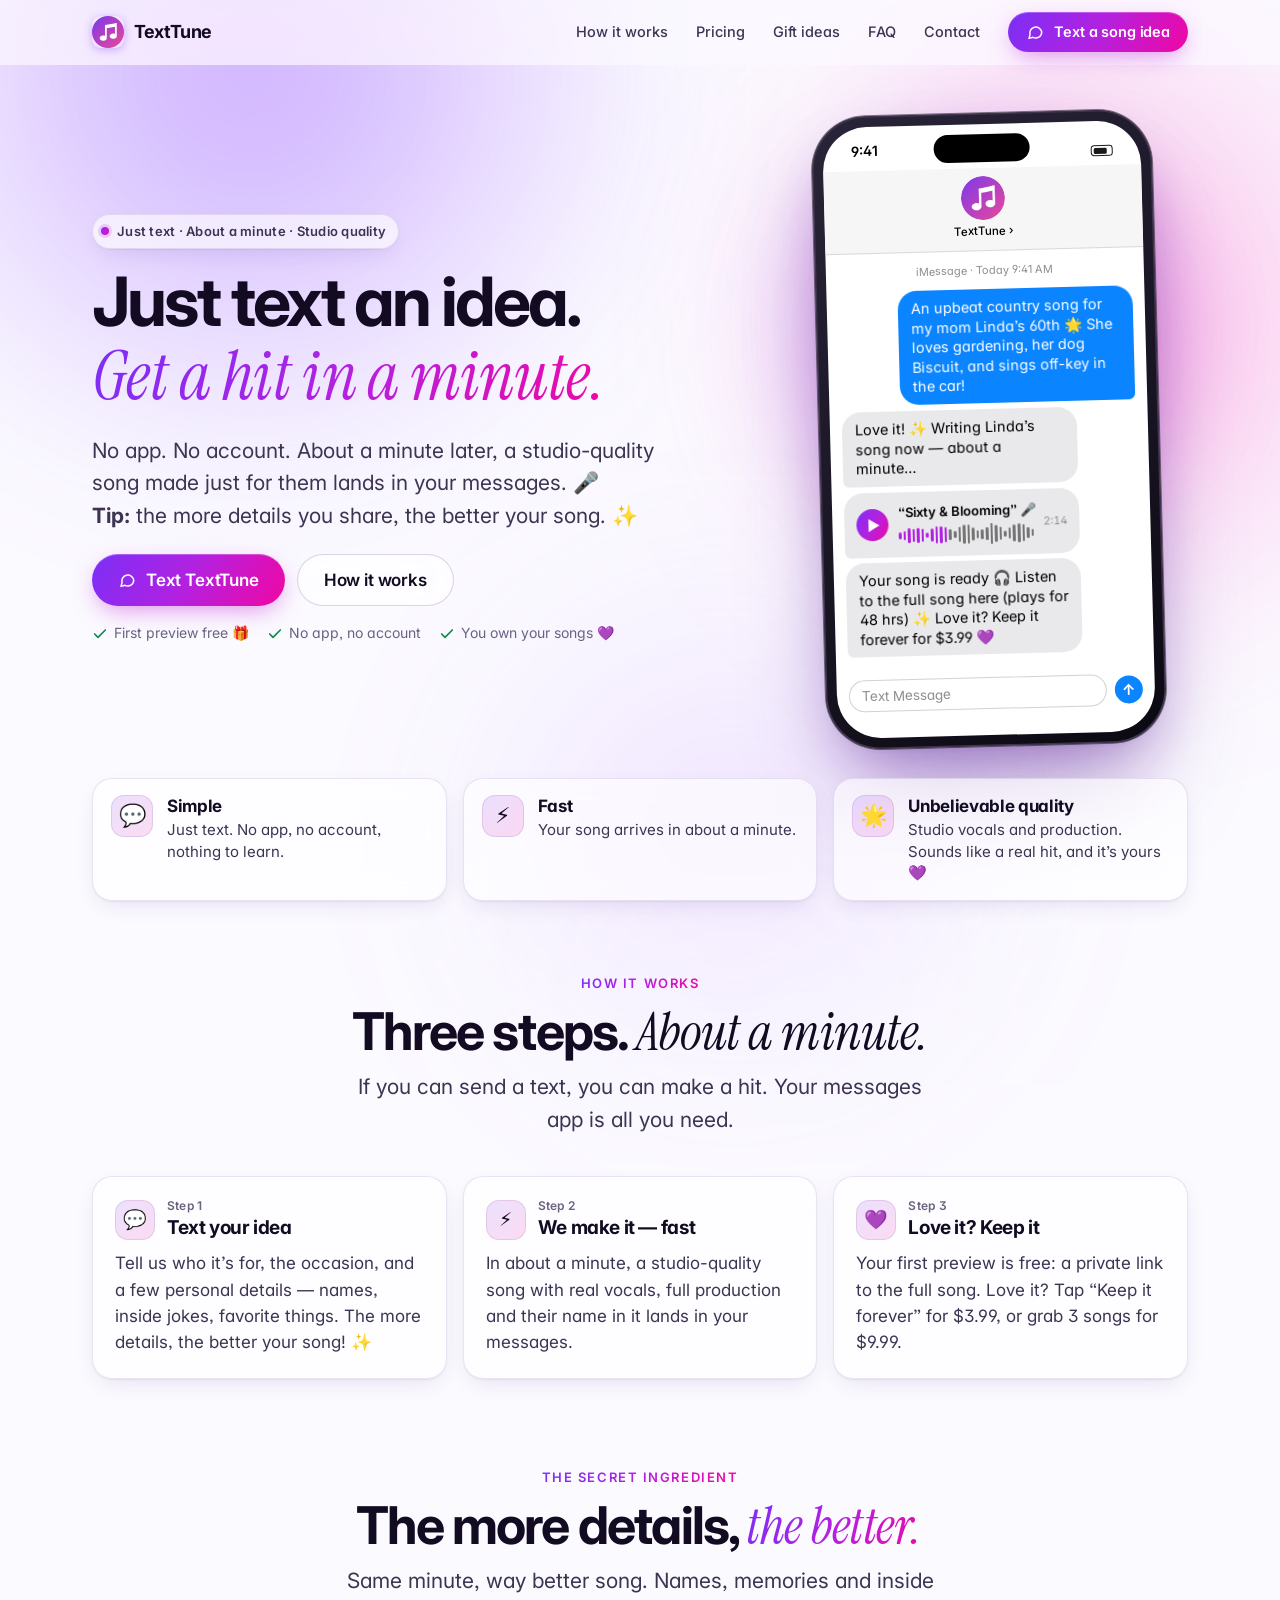
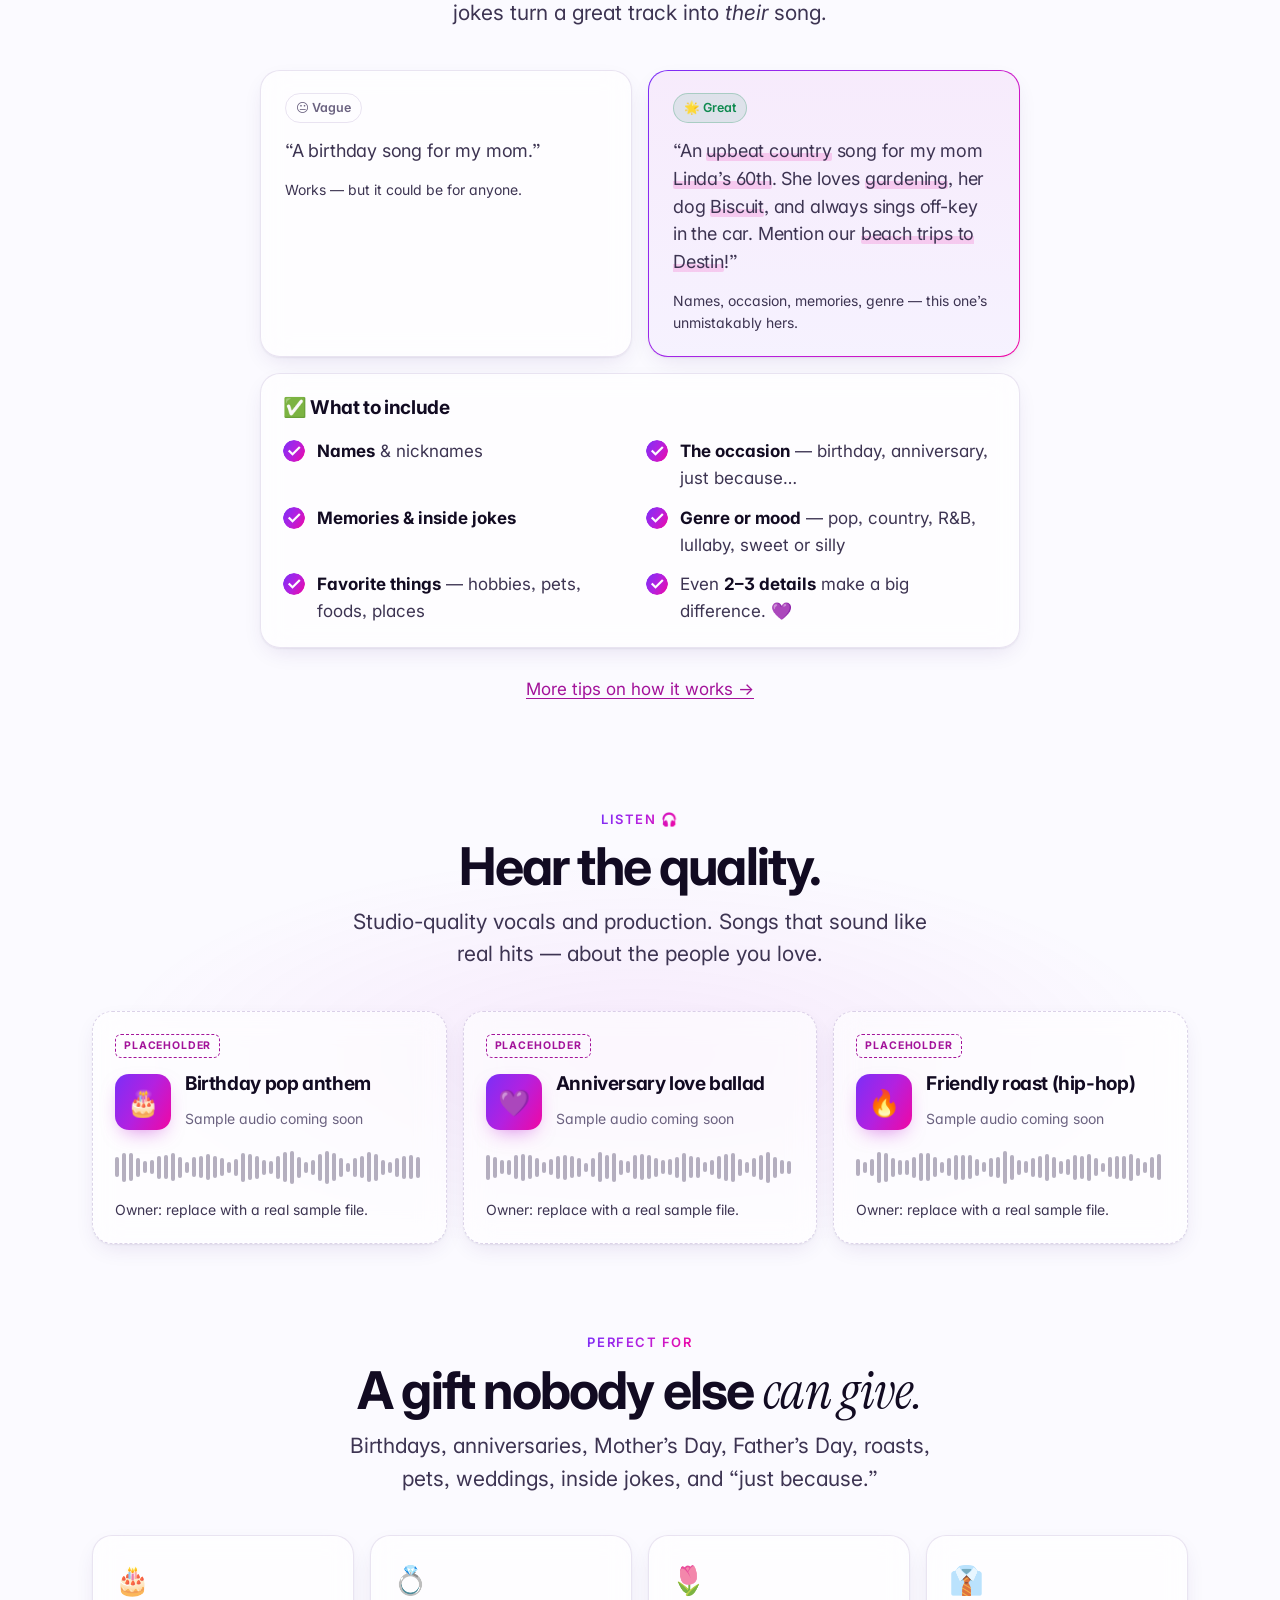
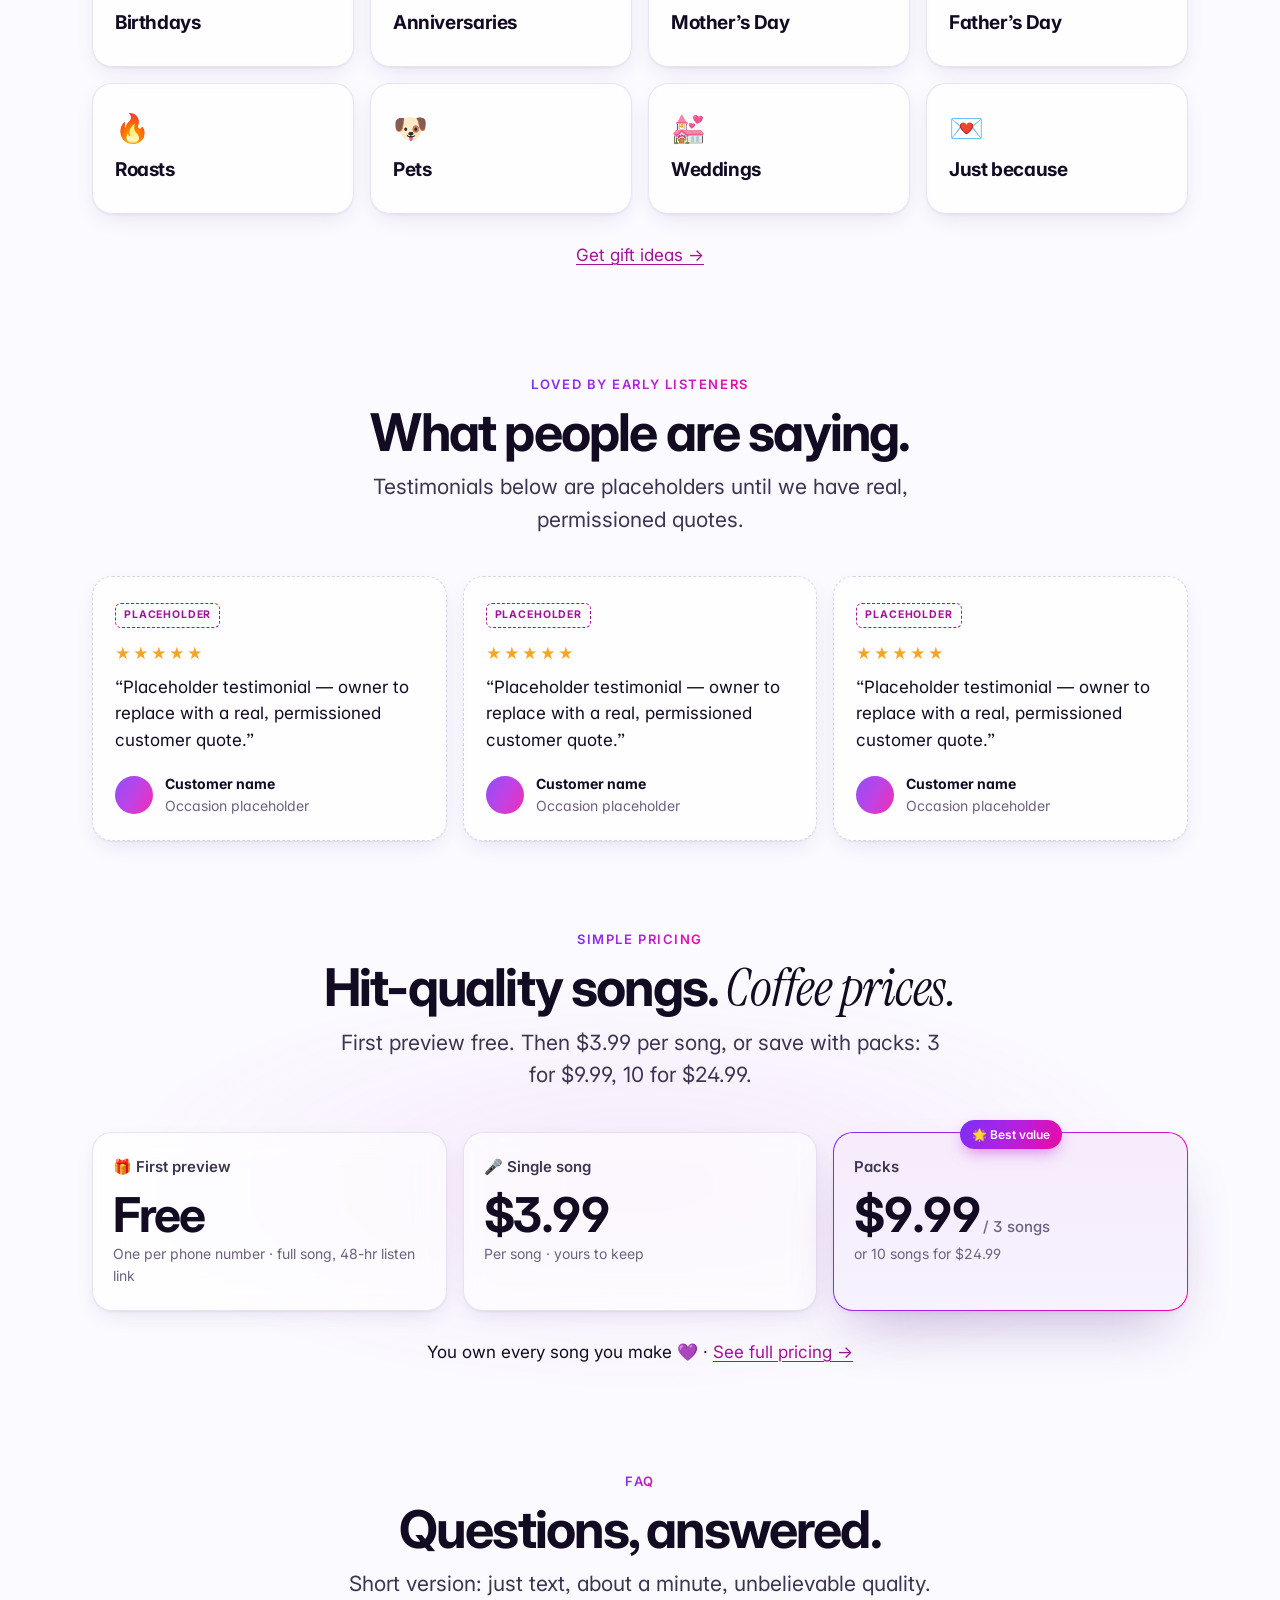
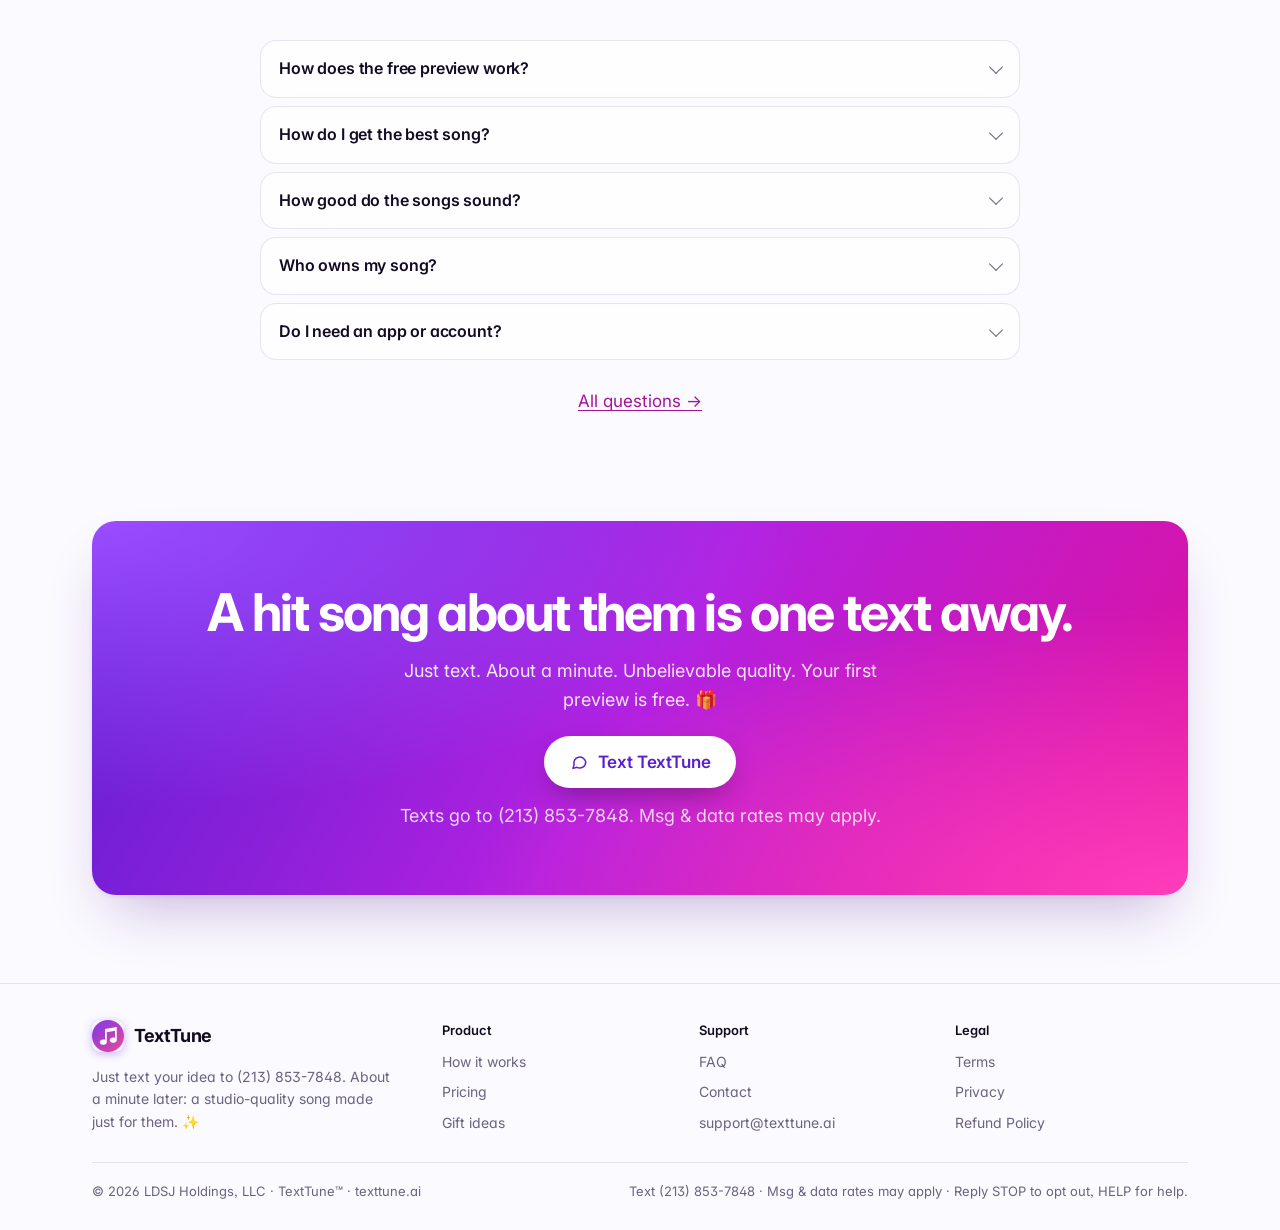
<file: index.html>
<!doctype html>
<html lang="en"><head><meta charset="utf-8"><meta name="viewport" content="width=device-width,initial-scale=1,viewport-fit=cover">
<title>TextTune ✨ Just text. Get a hit song in a minute.</title><meta name="description" content="Just text an idea and get a studio-quality custom song back in about a minute. No app. No account. First preview free.">
<link rel="canonical" href="https://texttune.ai/">
<meta name="theme-color" content="#fbfaff" media="(prefers-color-scheme: light)"><meta name="theme-color" content="#08060f" media="(prefers-color-scheme: dark)"><meta name="color-scheme" content="light dark">
<meta property="og:type" content="website"><meta property="og:site_name" content="TextTune"><meta property="og:title" content="TextTune ✨ Just text. Get a hit song in a minute."><meta property="og:description" content="Just text an idea and get a studio-quality custom song back in about a minute. No app. No account. First preview free."><meta property="og:url" content="https://texttune.ai/"><meta property="og:image" content="https://texttune.ai/og.png"><meta property="og:image:width" content="1200"><meta property="og:image:height" content="630">
<meta name="twitter:card" content="summary_large_image"><meta name="twitter:title" content="TextTune ✨ Just text. Get a hit song in a minute."><meta name="twitter:description" content="Just text an idea and get a studio-quality custom song back in about a minute. No app. No account. First preview free."><meta name="twitter:image" content="https://texttune.ai/og.png">
<link rel="icon" type="image/png" sizes="32x32" href="favicon-32.png"><link rel="icon" type="image/png" sizes="192x192" href="icon-192.png"><link rel="apple-touch-icon" href="apple-touch-icon.png"><link rel="manifest" href="site.webmanifest">
<link rel="preconnect" href="https://fonts.googleapis.com"><link rel="preconnect" href="https://fonts.gstatic.com" crossorigin>
<link rel="stylesheet" href="https://fonts.googleapis.com/css2?family=Inter:opsz,wght@14..32,400..700&amp;family=Instrument+Serif:ital@1&amp;display=swap">
<link rel="stylesheet" href="style.css">
<script>document.documentElement.className+=' js'</script>
<script type="application/ld+json">{"@context":"https://schema.org","@type":"Organization","name":"TextTune","legalName":"LDSJ Holdings, LLC","url":"https://texttune.ai/","logo":"https://texttune.ai/icon-512.png"}</script>
</head><body>
<a class="skip" href="#main">Skip to content</a>
<div class="aurora" aria-hidden="true"><i></i><i></i><i></i></div><div class="grain" aria-hidden="true"></div>
<nav class="nav" aria-label="Main"><div class="w"><a class="brand" href="index.html"><img src="logo-256.png" alt="" width="32" height="32">TextTune</a>
<div class="links"><a href="how-it-works.html">How it works</a><a href="pricing.html">Pricing</a><a href="gift-ideas.html">Gift ideas</a><a href="faq.html">FAQ</a><a href="contact.html">Contact</a></div>
<a class="btn p sm navcta" href="sms:+12138537848&amp;body=Song%20idea%3A%20"><svg viewBox="0 0 24 24" fill="none" stroke="currentColor" stroke-width="2" stroke-linecap="round" stroke-linejoin="round" aria-hidden="true"><path d="M21 12a8 8 0 0 1-11.6 7.1L4 20.5l1.4-5A8 8 0 1 1 21 12z"/></svg>Text a song idea</a>
<button class="menu-btn" aria-expanded="false" aria-controls="panel" aria-label="Menu"><span></span></button></div>
<div class="panel" id="panel" hidden><a href="how-it-works.html">How it works</a><a href="pricing.html">Pricing</a><a href="gift-ideas.html">Gift ideas</a><a href="faq.html">FAQ</a><a href="contact.html">Contact</a><a class="btn p" href="sms:+12138537848&amp;body=Song%20idea%3A%20"><svg viewBox="0 0 24 24" fill="none" stroke="currentColor" stroke-width="2" stroke-linecap="round" stroke-linejoin="round" aria-hidden="true"><path d="M21 12a8 8 0 0 1-11.6 7.1L4 20.5l1.4-5A8 8 0 1 1 21 12z"/></svg>Text a song idea</a></div></nav>
<main id="main" class="home"><section class="hero"><div class="w"><div>
<span class="eyebrow rv"><span class="dot"></span>Just text · About a minute · Studio quality</span>
<h1 class="rv d1">Just text an idea.<br><span class="it gt">Get a hit in a minute.</span></h1>
<p class="lead rv d2">No app. No account. About a minute later, a studio-quality song made just for them lands in your messages. 🎤<br><b>Tip:</b> the more details you share, the better your song. ✨</p>
<div class="ctas rv d3"><a class="btn p" href="sms:+12138537848&amp;body=Song%20idea%3A%20"><svg viewBox="0 0 24 24" fill="none" stroke="currentColor" stroke-width="2" stroke-linecap="round" stroke-linejoin="round" aria-hidden="true"><path d="M21 12a8 8 0 0 1-11.6 7.1L4 20.5l1.4-5A8 8 0 1 1 21 12z"/></svg>Text TextTune</a><a class="btn s" href="how-it-works.html">How it works</a></div>
<div class="meta rv d3"><span><svg viewBox="0 0 24 24" fill="none" stroke="currentColor" stroke-width="2.5" stroke-linecap="round" stroke-linejoin="round" aria-hidden="true"><path d="M20 6 9 17l-5-5"/></svg>First preview free 🎁</span><span><svg viewBox="0 0 24 24" fill="none" stroke="currentColor" stroke-width="2.5" stroke-linecap="round" stroke-linejoin="round" aria-hidden="true"><path d="M20 6 9 17l-5-5"/></svg>No app, no account</span><span><svg viewBox="0 0 24 24" fill="none" stroke="currentColor" stroke-width="2.5" stroke-linecap="round" stroke-linejoin="round" aria-hidden="true"><path d="M20 6 9 17l-5-5"/></svg>You own your songs 💜</span></div>
</div><div class="stage" role="img" aria-label="iPhone showing a sample TextTune conversation: someone texts a detailed song idea for their mom Linda's 60th birthday, and TextTune replies with a custom song audio preview.">
<div class="chip c1 float" aria-hidden="true"><span class="ic">✨</span><span>Song ready<small>in about a minute</small></span></div>
<div class="chip c2 float d" aria-hidden="true"><span class="ic">🎁</span><span>First preview free<small>no app, no account</small></span></div>
<div class="phone" aria-hidden="true"><div class="screen"><div class="island"></div>
<div class="sbar"><span>9:41</span><i><b></b></i></div>
<div class="chead"><img src="logo-256.png" alt=""><span>TextTune ›</span></div>
<div class="thread"><div class="ts">iMessage · Today 9:41 AM</div>
<div class="bub me msg m1">An upbeat country song for my mom Linda’s 60th 🌟 She loves gardening, her dog Biscuit, and sings off-key in the car!</div>
<div class="stack"><div class="bub them msg m2 typing"><i></i><i></i><i></i></div>
<div class="bub them msg m3">Love it! ✨ Writing Linda’s song now — about a minute…</div></div>
<div class="bub them msg m4 audio"><span class="play"><svg viewBox="0 0 10 12"><path d="M0 0l10 6-10 6z"/></svg></span><span class="meta2"><span class="ttl">“Sixty &amp; Blooming” 🎤</span><div class="wave" aria-hidden="true"><i class="on" style="height:31%;animation-delay:-0.60s"></i><i class="on" style="height:44%;animation-delay:-0.66s"></i><i class="on" style="height:72%;animation-delay:-0.07s"></i><i class="on" style="height:63%;animation-delay:-0.92s"></i><i class="on" style="height:66%;animation-delay:-0.26s"></i><i class="on" style="height:60%;animation-delay:-0.52s"></i><i class="on" style="height:26%;animation-delay:-0.52s"></i><i class="on" style="height:56%;animation-delay:-0.17s"></i><i class="on" style="height:77%;animation-delay:-0.95s"></i><i class="on" style="height:79%;animation-delay:-0.82s"></i><i class="on" style="height:72%;animation-delay:-0.07s"></i><i class="" style="height:47%;animation-delay:-0.65s"></i><i class="" style="height:33%;animation-delay:-0.03s"></i><i class="" style="height:68%;animation-delay:-0.52s"></i><i class="" style="height:83%;animation-delay:-0.97s"></i><i class="" style="height:84%;animation-delay:-1.01s"></i><i class="" style="height:60%;animation-delay:-0.88s"></i><i class="" style="height:36%;animation-delay:-1.03s"></i><i class="" style="height:46%;animation-delay:-0.11s"></i><i class="" style="height:58%;animation-delay:-0.24s"></i><i class="" style="height:93%;animation-delay:-0.48s"></i><i class="" style="height:78%;animation-delay:-0.33s"></i><i class="" style="height:56%;animation-delay:-0.42s"></i><i class="" style="height:27%;animation-delay:-0.64s"></i><i class="" style="height:51%;animation-delay:-0.99s"></i><i class="" style="height:76%;animation-delay:-1.02s"></i><i class="" style="height:90%;animation-delay:-1.09s"></i><i class="" style="height:75%;animation-delay:-0.18s"></i><i class="" style="height:53%;animation-delay:-1.06s"></i><i class="" style="height:31%;animation-delay:-0.63s"></i></div></span><span class="dur">2:14</span></div>
<div class="bub them msg m5">Your song is ready 🎧 Listen to the full song here (plays for 48 hrs) ✨ Love it? Keep it forever for $3.99 💜</div>
</div><div class="compose"><div>Text Message</div><b>↑</b></div></div></div></div></div></section><section class="pillars"><div class="w"><div class="grid g3"><div class="card pillar rv d0"><span class="icon" aria-hidden="true">💬</span><div><h3>Simple</h3><p>Just text. No app, no account, nothing to learn.</p></div></div><div class="card pillar rv d1"><span class="icon" aria-hidden="true">⚡</span><div><h3>Fast</h3><p>Your song arrives in about a minute.</p></div></div><div class="card pillar rv d2"><span class="icon" aria-hidden="true">🌟</span><div><h3>Unbelievable quality</h3><p>Studio vocals and production. Sounds like a real hit, and it’s yours 💜</p></div></div></div></div></section><section class=""><div class="w"><div class="sh"><span class="kicker rv"><span>How it works</span></span><h2 class="rv d1">Three steps. <span class='it'>About a minute.</span></h2><p class="lead rv d2">If you can send a text, you can make a hit. Your messages app is all you need.</p></div><div class="grid g3"><div class="card step rv d0"><div class="sthead"><span class="icon" aria-hidden="true">💬</span><div><span class="stn">Step 1</span><h3>Text your idea</h3></div></div><p>Tell us who it’s for, the occasion, and a few personal details — names, inside jokes, favorite things. The more details, the better your song! ✨</p></div><div class="card step rv d1"><div class="sthead"><span class="icon" aria-hidden="true">⚡</span><div><span class="stn">Step 2</span><h3>We make it — fast</h3></div></div><p>In about a minute, a studio-quality song with real vocals, full production and their name in it lands in your messages.</p></div><div class="card step rv d2"><div class="sthead"><span class="icon" aria-hidden="true">💜</span><div><span class="stn">Step 3</span><h3>Love it? Keep it</h3></div></div><p>Your first preview is free: a private link to the full song. Love it? Tap “Keep it forever” for $3.99, or grab 3 songs for $9.99.</p></div></div></div></section><section class=""><div class="w"><div class="sh"><span class="kicker rv"><span>The secret ingredient</span></span><h2 class="rv d1">The more details, <span class='it gt'>the better.</span></h2><p class="lead rv d2">Same minute, way better song. Names, memories and inside jokes turn a great track into <i>their</i> song.</p></div><div class="narrow" style="margin:0 auto"><div class="grid g2 cmp"><div class="card rv"><span class="tag meh">😐 Vague</span><p class="quote">“A birthday song for my mom.”</p><p class="small" style="margin-top:14px">Works — but it could be for anyone.</p></div>
<div class="card great rv d1"><span class="tag ok">🌟 Great</span><p class="quote">“An <span class="hl">upbeat country</span> song for my mom <span class="hl">Linda’s 60th</span>. She loves <span class="hl">gardening</span>, her dog <span class="hl">Biscuit</span>, and always sings off-key in the car. Mention our <span class="hl">beach trips to Destin</span>!”</p><p class="small" style="margin-top:14px">Names, occasion, memories, genre — this one’s unmistakably hers.</p></div></div><div class="card rv" style="margin-top:16px"><h3 style="margin-bottom:18px">✅ What to include</h3><ul class="checks"><li><span><b>Names</b> &amp; nicknames</span></li><li><span><b>The occasion</b> — birthday, anniversary, just because…</span></li><li><span><b>Memories &amp; inside jokes</b></span></li><li><span><b>Genre or mood</b> — pop, country, R&amp;B, lullaby, sweet or silly</span></li><li><span><b>Favorite things</b> — hobbies, pets, foods, places</span></li><li><span>Even <b>2–3 details</b> make a big difference. 💜</span></li></ul></div><p style="text-align:center;margin-top:28px" class="rv"><a href="how-it-works.html">More tips on how it works →</a></p></div></div></section><section class="tint"><div class="w"><div class="sh"><span class="kicker rv"><span>Listen 🎧</span></span><h2 class="rv d1">Hear the quality.</h2><p class="lead rv d2">Studio-quality vocals and production. Songs that sound like real hits — about the people you love.</p></div><div class="grid g3"><div class="card sample ph rv d0"><span class="ph-badge">Placeholder</span><div class="top"><div class="cover" aria-hidden="true">🎂</div><div><h3>Birthday pop anthem</h3><span class="small">Sample audio coming soon</span></div></div><div class="wave" aria-hidden="true"><i class="" style="height:56%;animation-delay:-0.17s"></i><i class="" style="height:81%;animation-delay:-0.08s"></i><i class="" style="height:78%;animation-delay:-0.40s"></i><i class="" style="height:53%;animation-delay:-0.56s"></i><i class="" style="height:33%;animation-delay:-0.48s"></i><i class="" style="height:38%;animation-delay:-0.10s"></i><i class="" style="height:64%;animation-delay:-0.91s"></i><i class="" style="height:66%;animation-delay:-0.25s"></i><i class="" style="height:78%;animation-delay:-1.04s"></i><i class="" style="height:57%;animation-delay:-0.44s"></i><i class="" style="height:29%;animation-delay:-0.05s"></i><i class="" style="height:55%;animation-delay:-0.32s"></i><i class="" style="height:61%;animation-delay:-0.13s"></i><i class="" style="height:73%;animation-delay:-0.90s"></i><i class="" style="height:62%;animation-delay:-0.64s"></i><i class="" style="height:50%;animation-delay:-0.41s"></i><i class="" style="height:30%;animation-delay:-0.07s"></i><i class="" style="height:49%;animation-delay:-0.23s"></i><i class="" style="height:80%;animation-delay:-0.47s"></i><i class="" style="height:72%;animation-delay:-0.64s"></i><i class="" style="height:64%;animation-delay:-0.33s"></i><i class="" style="height:43%;animation-delay:-0.77s"></i><i class="" style="height:36%;animation-delay:-0.63s"></i><i class="" style="height:64%;animation-delay:-0.96s"></i><i class="" style="height:84%;animation-delay:-0.32s"></i><i class="" style="height:90%;animation-delay:-0.13s"></i><i class="" style="height:57%;animation-delay:-0.83s"></i><i class="" style="height:31%;animation-delay:-0.54s"></i><i class="" style="height:40%;animation-delay:-0.74s"></i><i class="" style="height:76%;animation-delay:-0.63s"></i><i class="" style="height:90%;animation-delay:-0.35s"></i><i class="" style="height:78%;animation-delay:-0.65s"></i><i class="" style="height:53%;animation-delay:-0.50s"></i><i class="" style="height:26%;animation-delay:-1.04s"></i><i class="" style="height:53%;animation-delay:-0.73s"></i><i class="" style="height:61%;animation-delay:-0.77s"></i><i class="" style="height:83%;animation-delay:-1.09s"></i><i class="" style="height:76%;animation-delay:-0.31s"></i><i class="" style="height:43%;animation-delay:-0.74s"></i><i class="" style="height:31%;animation-delay:-0.51s"></i><i class="" style="height:54%;animation-delay:-0.13s"></i><i class="" style="height:63%;animation-delay:-0.85s"></i><i class="" style="height:66%;animation-delay:-0.27s"></i><i class="" style="height:60%;animation-delay:-0.96s"></i></div><p class="small">Owner: replace with a real sample file.</p><!-- PLACEHOLDER: <audio controls preload="none" src="samples/birthday.mp3"></audio> --></div><div class="card sample ph rv d1"><span class="ph-badge">Placeholder</span><div class="top"><div class="cover" aria-hidden="true">💜</div><div><h3>Anniversary love ballad</h3><span class="small">Sample audio coming soon</span></div></div><div class="wave" aria-hidden="true"><i class="" style="height:70%;animation-delay:-1.06s"></i><i class="" style="height:57%;animation-delay:-0.78s"></i><i class="" style="height:38%;animation-delay:-0.27s"></i><i class="" style="height:40%;animation-delay:-0.23s"></i><i class="" style="height:66%;animation-delay:-0.51s"></i><i class="" style="height:76%;animation-delay:-0.54s"></i><i class="" style="height:67%;animation-delay:-0.91s"></i><i class="" style="height:52%;animation-delay:-0.26s"></i><i class="" style="height:31%;animation-delay:-0.29s"></i><i class="" style="height:44%;animation-delay:-0.99s"></i><i class="" style="height:65%;animation-delay:-0.13s"></i><i class="" style="height:71%;animation-delay:-1.09s"></i><i class="" style="height:61%;animation-delay:-0.68s"></i><i class="" style="height:51%;animation-delay:-0.73s"></i><i class="" style="height:25%;animation-delay:-0.76s"></i><i class="" style="height:52%;animation-delay:-0.71s"></i><i class="" style="height:84%;animation-delay:-0.64s"></i><i class="" style="height:67%;animation-delay:-0.07s"></i><i class="" style="height:80%;animation-delay:-0.54s"></i><i class="" style="height:42%;animation-delay:-1.04s"></i><i class="" style="height:33%;animation-delay:-0.80s"></i><i class="" style="height:67%;animation-delay:-0.31s"></i><i class="" style="height:72%;animation-delay:-0.97s"></i><i class="" style="height:66%;animation-delay:-0.84s"></i><i class="" style="height:54%;animation-delay:-0.76s"></i><i class="" style="height:39%;animation-delay:-1.04s"></i><i class="" style="height:44%;animation-delay:-0.55s"></i><i class="" style="height:58%;animation-delay:-0.17s"></i><i class="" style="height:79%;animation-delay:-0.56s"></i><i class="" style="height:62%;animation-delay:-0.99s"></i><i class="" style="height:57%;animation-delay:-0.77s"></i><i class="" style="height:28%;animation-delay:-0.27s"></i><i class="" style="height:42%;animation-delay:-0.38s"></i><i class="" style="height:64%;animation-delay:-0.47s"></i><i class="" style="height:75%;animation-delay:-0.92s"></i><i class="" style="height:81%;animation-delay:-0.19s"></i><i class="" style="height:48%;animation-delay:-0.18s"></i><i class="" style="height:29%;animation-delay:-1.07s"></i><i class="" style="height:51%;animation-delay:-0.84s"></i><i class="" style="height:69%;animation-delay:-0.01s"></i><i class="" style="height:86%;animation-delay:-0.38s"></i><i class="" style="height:58%;animation-delay:-0.48s"></i><i class="" style="height:39%;animation-delay:-0.45s"></i><i class="" style="height:37%;animation-delay:-0.46s"></i></div><p class="small">Owner: replace with a real sample file.</p><!-- PLACEHOLDER: <audio controls preload="none" src="samples/anniversary.mp3"></audio> --></div><div class="card sample ph rv d2"><span class="ph-badge">Placeholder</span><div class="top"><div class="cover" aria-hidden="true">🔥</div><div><h3>Friendly roast (hip-hop)</h3><span class="small">Sample audio coming soon</span></div></div><div class="wave" aria-hidden="true"><i class="" style="height:46%;animation-delay:-0.41s"></i><i class="" style="height:30%;animation-delay:-0.95s"></i><i class="" style="height:49%;animation-delay:-0.55s"></i><i class="" style="height:87%;animation-delay:-0.09s"></i><i class="" style="height:79%;animation-delay:-0.68s"></i><i class="" style="height:53%;animation-delay:-0.42s"></i><i class="" style="height:40%;animation-delay:-0.50s"></i><i class="" style="height:42%;animation-delay:-0.17s"></i><i class="" style="height:59%;animation-delay:-0.12s"></i><i class="" style="height:78%;animation-delay:-1.02s"></i><i class="" style="height:78%;animation-delay:-0.85s"></i><i class="" style="height:55%;animation-delay:-0.82s"></i><i class="" style="height:29%;animation-delay:-0.32s"></i><i class="" style="height:50%;animation-delay:-0.80s"></i><i class="" style="height:68%;animation-delay:-0.10s"></i><i class="" style="height:71%;animation-delay:-0.23s"></i><i class="" style="height:66%;animation-delay:-0.89s"></i><i class="" style="height:46%;animation-delay:-0.98s"></i><i class="" style="height:28%;animation-delay:-0.06s"></i><i class="" style="height:53%;animation-delay:-0.54s"></i><i class="" style="height:60%;animation-delay:-0.47s"></i><i class="" style="height:91%;animation-delay:-0.12s"></i><i class="" style="height:69%;animation-delay:-0.13s"></i><i class="" style="height:43%;animation-delay:-0.98s"></i><i class="" style="height:34%;animation-delay:-0.01s"></i><i class="" style="height:53%;animation-delay:-0.59s"></i><i class="" style="height:62%;animation-delay:-0.09s"></i><i class="" style="height:76%;animation-delay:-1.01s"></i><i class="" style="height:59%;animation-delay:-0.44s"></i><i class="" style="height:35%;animation-delay:-0.10s"></i><i class="" style="height:45%;animation-delay:-0.19s"></i><i class="" style="height:70%;animation-delay:-1.05s"></i><i class="" style="height:64%;animation-delay:-0.61s"></i><i class="" style="height:76%;animation-delay:-0.16s"></i><i class="" style="height:50%;animation-delay:-1.09s"></i><i class="" style="height:26%;animation-delay:-0.13s"></i><i class="" style="height:55%;animation-delay:-1.05s"></i><i class="" style="height:65%;animation-delay:-0.67s"></i><i class="" style="height:64%;animation-delay:-0.40s"></i><i class="" style="height:74%;animation-delay:-0.65s"></i><i class="" style="height:50%;animation-delay:-0.10s"></i><i class="" style="height:31%;animation-delay:-0.95s"></i><i class="" style="height:60%;animation-delay:-0.50s"></i><i class="" style="height:73%;animation-delay:-1.08s"></i></div><p class="small">Owner: replace with a real sample file.</p><!-- PLACEHOLDER: <audio controls preload="none" src="samples/roast.mp3"></audio> --></div></div></div></section><section class=""><div class="w"><div class="sh"><span class="kicker rv"><span>Perfect for</span></span><h2 class="rv d1">A gift nobody else <span class='it'>can give.</span></h2><p class="lead rv d2">Birthdays, anniversaries, Mother’s Day, Father’s Day, roasts, pets, weddings, inside jokes, and “just because.”</p></div><div class="grid g4"><a class="card occ rv d0" href="gift-ideas.html"><span class="em" aria-hidden="true">🎂</span><h3>Birthdays</h3></a><a class="card occ rv d1" href="gift-ideas.html"><span class="em" aria-hidden="true">💍</span><h3>Anniversaries</h3></a><a class="card occ rv d2" href="gift-ideas.html"><span class="em" aria-hidden="true">🌷</span><h3>Mother’s Day</h3></a><a class="card occ rv d3" href="gift-ideas.html"><span class="em" aria-hidden="true">👔</span><h3>Father’s Day</h3></a><a class="card occ rv d0" href="gift-ideas.html"><span class="em" aria-hidden="true">🔥</span><h3>Roasts</h3></a><a class="card occ rv d1" href="gift-ideas.html"><span class="em" aria-hidden="true">🐶</span><h3>Pets</h3></a><a class="card occ rv d2" href="gift-ideas.html"><span class="em" aria-hidden="true">💒</span><h3>Weddings</h3></a><a class="card occ rv d3" href="gift-ideas.html"><span class="em" aria-hidden="true">💌</span><h3>Just because</h3></a></div><p style="text-align:center;margin-top:28px" class="rv"><a href="gift-ideas.html">Get gift ideas →</a></p></div></section><section class=""><div class="w"><div class="sh"><span class="kicker rv"><span>Loved by early listeners</span></span><h2 class="rv d1">What people are saying.</h2><p class="lead rv d2">Testimonials below are placeholders until we have real, permissioned quotes.</p></div><div class="grid g3"><figure class="card ph rv d0" style="margin:0"><span class="ph-badge">Placeholder</span><div class="stars" aria-hidden="true">★★★★★</div><blockquote class="tq" style="margin:0 0 20px">“Placeholder testimonial — owner to replace with a real, permissioned customer quote.”</blockquote><figcaption class="who"><span class="av" aria-hidden="true"></span><span><b>Customer name</b><span>Occasion placeholder</span></span></figcaption></figure><figure class="card ph rv d1" style="margin:0"><span class="ph-badge">Placeholder</span><div class="stars" aria-hidden="true">★★★★★</div><blockquote class="tq" style="margin:0 0 20px">“Placeholder testimonial — owner to replace with a real, permissioned customer quote.”</blockquote><figcaption class="who"><span class="av" aria-hidden="true"></span><span><b>Customer name</b><span>Occasion placeholder</span></span></figcaption></figure><figure class="card ph rv d2" style="margin:0"><span class="ph-badge">Placeholder</span><div class="stars" aria-hidden="true">★★★★★</div><blockquote class="tq" style="margin:0 0 20px">“Placeholder testimonial — owner to replace with a real, permissioned customer quote.”</blockquote><figcaption class="who"><span class="av" aria-hidden="true"></span><span><b>Customer name</b><span>Occasion placeholder</span></span></figcaption></figure></div></div></section><section class="tint"><div class="w"><div class="sh"><span class="kicker rv"><span>Simple pricing</span></span><h2 class="rv d1">Hit-quality songs. <span class='it'>Coffee prices.</span></h2><p class="lead rv d2">First preview free. Then $3.99 per song, or save with packs: 3 for $9.99, 10 for $24.99.</p></div><div class="grid g3">
<div class="card plan rv"><div class="nm">🎁 First preview</div><div class="pr">Free</div><div class="per">One per phone number · full song, 48-hr listen link</div></div>
<div class="card plan rv d1"><div class="nm">🎤 Single song</div><div class="pr">$3.99</div><div class="per">Per song · yours to keep</div></div>
<div class="card plan pop rv d2"><span class="badge">🌟 Best value</span><div class="nm">Packs</div><div class="pr">$9.99<small>/ 3 songs</small></div><div class="per">or 10 songs for $24.99</div></div></div>
<p style="text-align:center;margin-top:28px" class="rv">You own every song you make 💜 · <a href="pricing.html">See full pricing →</a></p></div></section><section class=""><div class="w"><div class="sh"><span class="kicker rv"><span>FAQ</span></span><h2 class="rv d1">Questions, answered.</h2><p class="lead rv d2">Short version: just text, about a minute, unbelievable quality.</p></div><div class="narrow" style="margin:0 auto"><div class="faq"><details class="rv"><summary>How does the free preview work?</summary><div class="a"><p>We text you a private link to a TextTune listen page. Play the full song up to 3 times within 48 hours and read the lyrics. Love it? Tap “Keep it forever” and we text you the MP3 to keep; the page unlocks a download too. Preview links can’t be downloaded or shared publicly.</p></div></details><details class="rv"><summary>How do I get the best song?</summary><div class="a"><p>Share details! Include names, the occasion, a memory or inside joke, a genre or mood, and a few favorite things. Example: <i>“An upbeat country song for my mom Linda’s 60th. She loves gardening and her dog Biscuit.”</i> See more <a href="how-it-works.html">tips</a>.</p></div></details><details class="rv"><summary>How good do the songs sound?</summary><div class="a"><p>Unbelievably good: real vocals, full studio-quality production, and lyrics written about your person. Hear it free first — your first preview is on us.</p></div></details><details class="rv"><summary>Who owns my song?</summary><div class="a"><p>You do 💜 When the clean copy of a song you paid for (with a single purchase or a credit) is delivered, TextTune assigns you all of our rights in it. Songs we delivered free under earlier offers are yours too. Use it however you like, including commercially: share it, post it, sell it, stream it. Preview listen links, including your free preview, aren’t included until you keep the song. Songs made mostly by AI may not be copyrightable, so we can’t guarantee copyright protection, and you’re responsible for not infringing anyone else’s rights. See our <a href="terms.html">Terms</a>.</p></div></details><details class="rv"><summary>Do I need an app or account?</summary><div class="a"><p>No. Just text your idea. Your phone number is all we need.</p></div></details></div><p style="text-align:center;margin-top:28px" class="rv"><a href="faq.html">All questions →</a></p></div></div></section><section class=""><div class="w"><div class="band rv"><h2>A hit song about them is one text away.</h2><p>Just text. About a minute. Unbelievable quality. Your first preview is free. 🎁</p><div class="ctas"><a class="btn" href="sms:+12138537848&amp;body=Song%20idea%3A%20"><svg viewBox="0 0 24 24" fill="none" stroke="currentColor" stroke-width="2" stroke-linecap="round" stroke-linejoin="round" aria-hidden="true"><path d="M21 12a8 8 0 0 1-11.6 7.1L4 20.5l1.4-5A8 8 0 1 1 21 12z"/></svg>Text TextTune</a></div><p class="small">Texts go to (213) 853-7848. Msg &amp; data rates may apply.</p></div></div></section></main>
<footer><div class="w"><div class="fgrid">
<div class="fb"><a class="brand" href="index.html"><img src="logo-256.png" alt="" width="32" height="32" loading="lazy">TextTune</a><p>Just text your idea to <a href="sms:+12138537848">(213) 853-7848</a>. About a minute later: a studio-quality song made just for them. ✨</p></div>
<div><h4>Product</h4><ul><li><a href="how-it-works.html">How it works</a></li><li><a href="pricing.html">Pricing</a></li><li><a href="gift-ideas.html">Gift ideas</a></li></ul></div>
<div><h4>Support</h4><ul><li><a href="faq.html">FAQ</a></li><li><a href="contact.html">Contact</a></li><li><a href="mailto:support@texttune.ai">support@texttune.ai</a></li></ul></div>
<div><h4>Legal</h4><ul><li><a href="terms.html">Terms</a></li><li><a href="privacy.html">Privacy</a></li><li><a href="refund-policy.html">Refund Policy</a></li></ul></div>
</div><div class="legal"><span>© 2026 LDSJ Holdings, LLC · TextTune™ · texttune.ai</span><span>Text <a href="sms:+12138537848">(213) 853-7848</a> · Msg &amp; data rates may apply · Reply STOP to opt out, HELP for help.</span></div></div></footer>
<script>
(function(){var d=document,n=d.querySelector('.nav'),b=d.querySelector('.menu-btn'),p=d.getElementById('panel');
if(b){b.addEventListener('click',function(){var o=b.getAttribute('aria-expanded')==='true';b.setAttribute('aria-expanded',String(!o));p.classList.toggle('open',!o);p.hidden=o;});
d.addEventListener('keydown',function(e){if(e.key==='Escape'&&b.getAttribute('aria-expanded')==='true'){b.click();b.focus();}});}
function s(){n.classList.toggle('scrolled',window.scrollY>4)}s();window.addEventListener('scroll',s,{passive:true});
var rm=window.matchMedia('(prefers-reduced-motion: reduce)').matches,els=d.querySelectorAll('.rv');
if(rm||!('IntersectionObserver' in window)){els.forEach(function(e){e.classList.add('in')});}
else{var io=new IntersectionObserver(function(es){es.forEach(function(e){if(e.isIntersecting){e.target.classList.add('in');io.unobserve(e.target);}})},{rootMargin:'0px 0px -8% 0px',threshold:.08});els.forEach(function(e){io.observe(e)});}
var ph=d.querySelector('.phone');if(ph){ph.classList.add('anim');}
})();
</script>
</body></html>
</file>
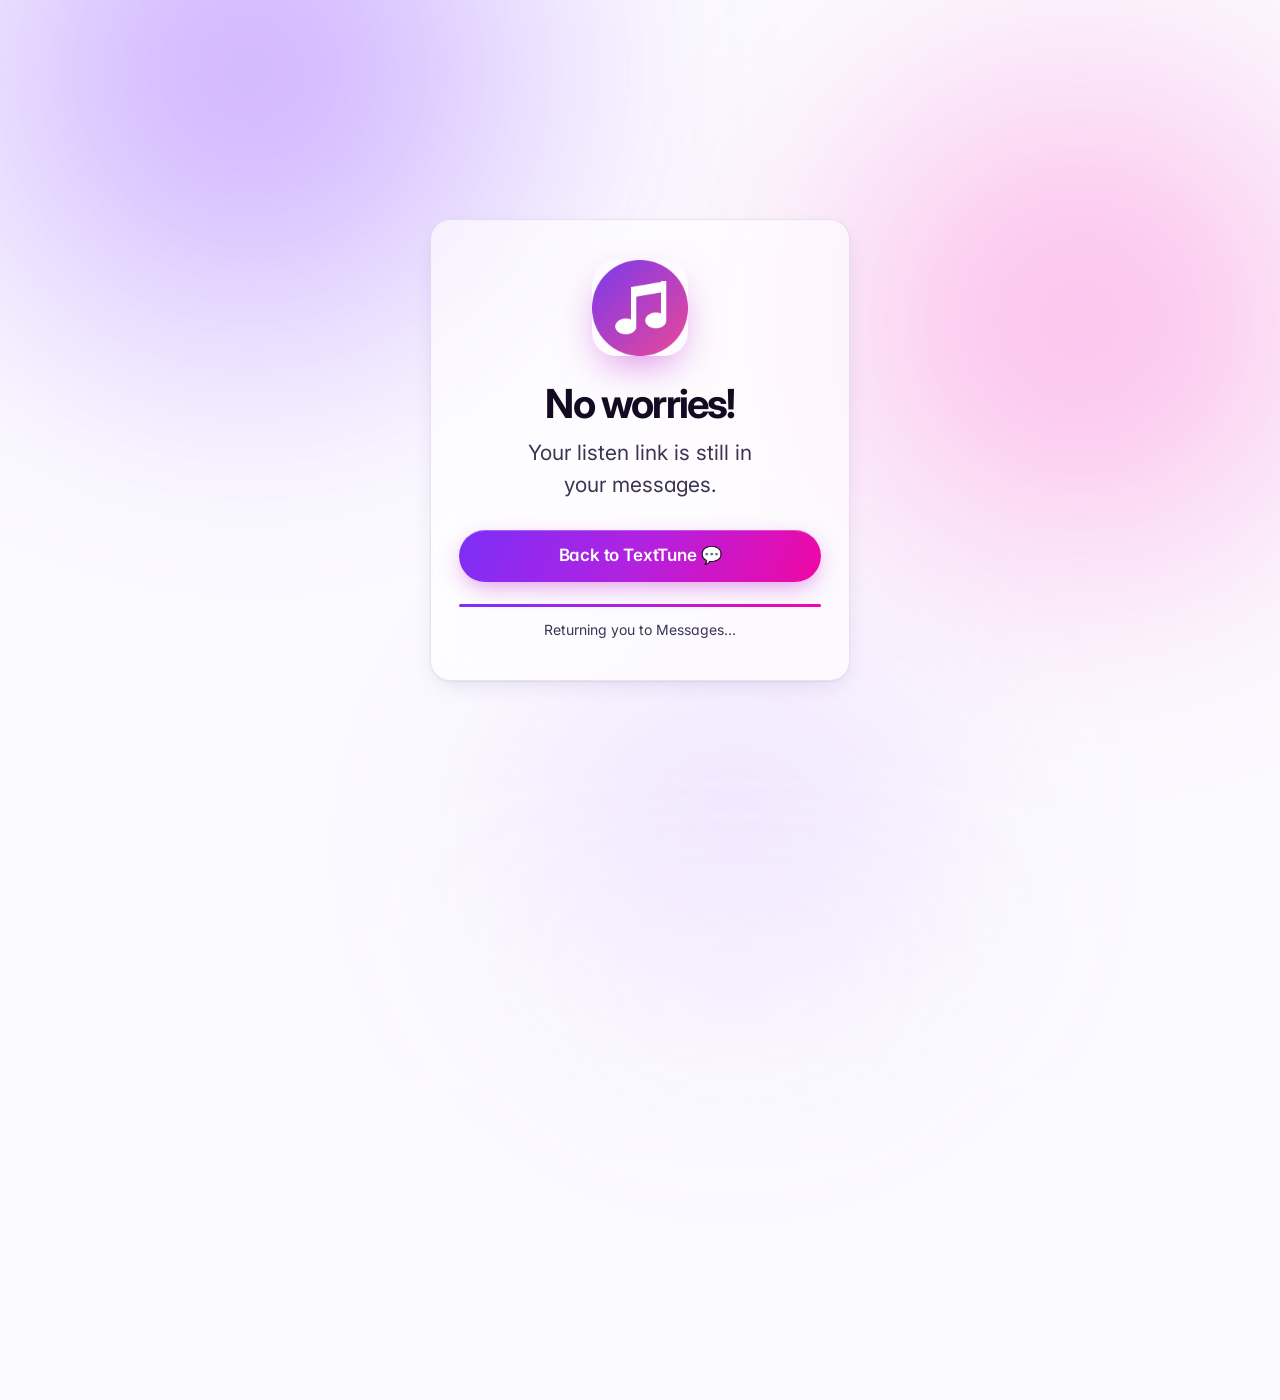
<file: cancel.html>
<!doctype html><html lang="en"><head><meta charset="utf-8"><meta name="viewport" content="width=device-width,initial-scale=1,viewport-fit=cover">
<title>TextTune</title><meta name="robots" content="noindex"><meta name="color-scheme" content="light dark">
<link rel="icon" type="image/png" sizes="32x32" href="favicon-32.png"><link rel="apple-touch-icon" href="apple-touch-icon.png">
<link rel="preconnect" href="https://fonts.googleapis.com"><link rel="preconnect" href="https://fonts.gstatic.com" crossorigin>
<link rel="stylesheet" href="https://fonts.googleapis.com/css2?family=Inter:opsz,wght@14..32,400..700&amp;family=Instrument+Serif:ital@1&amp;display=swap">
<link rel="stylesheet" href="style.css">
<style>body{min-height:100vh;min-height:100dvh;display:grid;place-items:center;padding:24px;text-align:center}.c{max-width:420px;width:100%;padding:40px 28px}.c img{width:96px;height:96px;border-radius:24px;margin:0 auto;box-shadow:0 16px 40px -12px rgba(193,38,211,.6)}.c h1{font-size:clamp(32px,8vw,40px);margin:26px 0 12px}.c p{margin:0}.c .btn{width:100%;margin-top:28px}.bar{height:3px;border-radius:3px;background:var(--bd);margin-top:22px;overflow:hidden}.bar i{display:block;height:100%;width:100%;background:var(--grad);transform-origin:left;animation:fill 1.5s linear forwards}@keyframes fill{from{transform:scaleX(0)}}</style></head>
<body><div class="aurora" aria-hidden="true"><i></i><i></i><i></i></div><div class="grain" aria-hidden="true"></div>
<main class="card c"><img src="logo-256.png" alt="TextTune"><h1>No worries!</h1><p class="lead" style="margin:0 auto">Your listen link is still in your messages.</p>
<a class="btn p" id="back" href="sms:+12138537848">Back to TextTune 💬</a><div class="bar" aria-hidden="true"><i></i></div><p class="small" style="margin-top:12px">Returning you to Messages…</p></main>
<script>// Number configurable via ?to=+1XXXXXXXXXX
var t=new URLSearchParams(location.search).get("to");if(t&&/^\+?[0-9]{7,15}$/.test(t))document.getElementById("back").href="sms:"+t;
setTimeout(function(){location.href=document.getElementById("back").href},1500);</script></body></html>
</file>
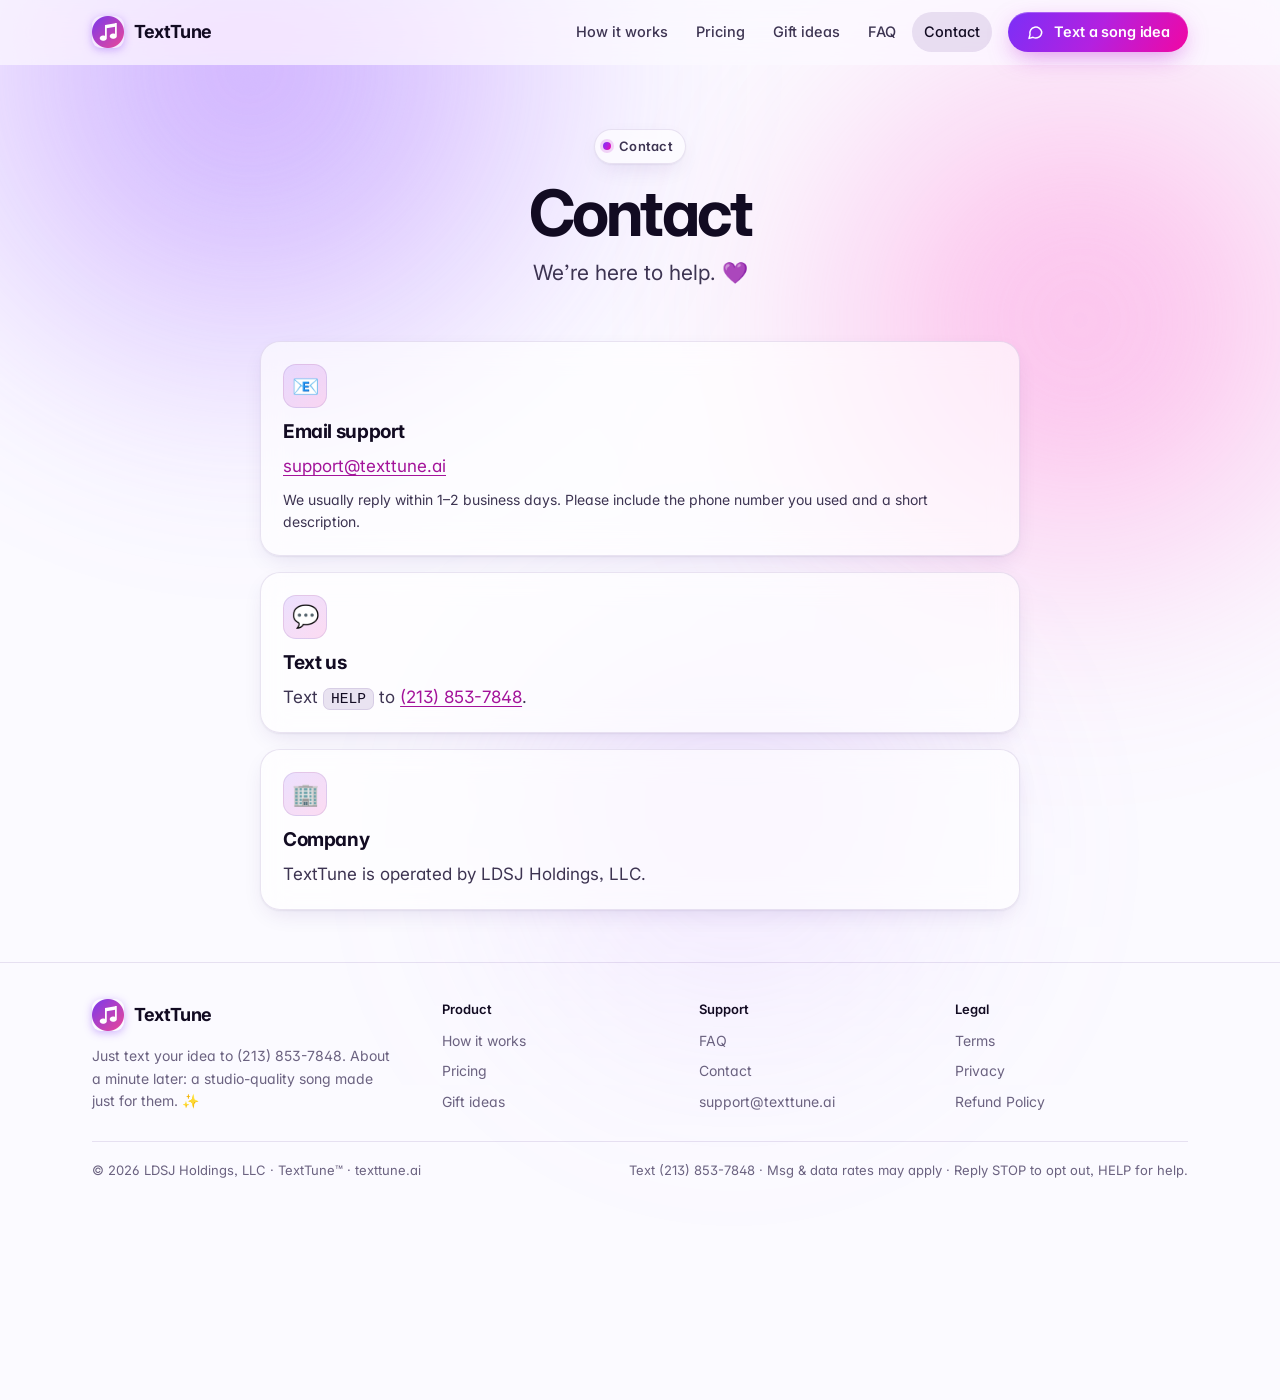
<file: contact.html>
<!doctype html>
<html lang="en"><head><meta charset="utf-8"><meta name="viewport" content="width=device-width,initial-scale=1,viewport-fit=cover">
<title>Contact · TextTune</title><meta name="description" content="Just text an idea and get a studio-quality custom song back in about a minute. No app. No account. First preview free.">
<link rel="canonical" href="https://texttune.ai/contact.html">
<meta name="theme-color" content="#fbfaff" media="(prefers-color-scheme: light)"><meta name="theme-color" content="#08060f" media="(prefers-color-scheme: dark)"><meta name="color-scheme" content="light dark">
<meta property="og:type" content="website"><meta property="og:site_name" content="TextTune"><meta property="og:title" content="Contact · TextTune"><meta property="og:description" content="Just text an idea and get a studio-quality custom song back in about a minute. No app. No account. First preview free."><meta property="og:url" content="https://texttune.ai/contact.html"><meta property="og:image" content="https://texttune.ai/og.png"><meta property="og:image:width" content="1200"><meta property="og:image:height" content="630">
<meta name="twitter:card" content="summary_large_image"><meta name="twitter:title" content="Contact · TextTune"><meta name="twitter:description" content="Just text an idea and get a studio-quality custom song back in about a minute. No app. No account. First preview free."><meta name="twitter:image" content="https://texttune.ai/og.png">
<link rel="icon" type="image/png" sizes="32x32" href="favicon-32.png"><link rel="icon" type="image/png" sizes="192x192" href="icon-192.png"><link rel="apple-touch-icon" href="apple-touch-icon.png"><link rel="manifest" href="site.webmanifest">
<link rel="preconnect" href="https://fonts.googleapis.com"><link rel="preconnect" href="https://fonts.gstatic.com" crossorigin>
<link rel="stylesheet" href="https://fonts.googleapis.com/css2?family=Inter:opsz,wght@14..32,400..700&amp;family=Instrument+Serif:ital@1&amp;display=swap">
<link rel="stylesheet" href="style.css">
<script>document.documentElement.className+=' js'</script>

</head><body>
<a class="skip" href="#main">Skip to content</a>
<div class="aurora" aria-hidden="true"><i></i><i></i><i></i></div><div class="grain" aria-hidden="true"></div>
<nav class="nav" aria-label="Main"><div class="w"><a class="brand" href="index.html"><img src="logo-256.png" alt="" width="32" height="32">TextTune</a>
<div class="links"><a href="how-it-works.html">How it works</a><a href="pricing.html">Pricing</a><a href="gift-ideas.html">Gift ideas</a><a href="faq.html">FAQ</a><a href="contact.html" aria-current="page">Contact</a></div>
<a class="btn p sm navcta" href="sms:+12138537848&amp;body=Song%20idea%3A%20"><svg viewBox="0 0 24 24" fill="none" stroke="currentColor" stroke-width="2" stroke-linecap="round" stroke-linejoin="round" aria-hidden="true"><path d="M21 12a8 8 0 0 1-11.6 7.1L4 20.5l1.4-5A8 8 0 1 1 21 12z"/></svg>Text a song idea</a>
<button class="menu-btn" aria-expanded="false" aria-controls="panel" aria-label="Menu"><span></span></button></div>
<div class="panel" id="panel" hidden><a href="how-it-works.html">How it works</a><a href="pricing.html">Pricing</a><a href="gift-ideas.html">Gift ideas</a><a href="faq.html">FAQ</a><a href="contact.html">Contact</a><a class="btn p" href="sms:+12138537848&amp;body=Song%20idea%3A%20"><svg viewBox="0 0 24 24" fill="none" stroke="currentColor" stroke-width="2" stroke-linecap="round" stroke-linejoin="round" aria-hidden="true"><path d="M21 12a8 8 0 0 1-11.6 7.1L4 20.5l1.4-5A8 8 0 1 1 21 12z"/></svg>Text a song idea</a></div></nav>
<main id="main" class="page"><header class="ph-head"><div class="w narrow"><span class="eyebrow rv"><span class="dot"></span>Contact</span><h1 class="rv d1">Contact</h1><p class="lead rv d2">We’re here to help. 💜</p></div></header><section class=""><div class="w"><div class="narrow grid" style="margin:0 auto">
<div class="card rv"><div class="icon" aria-hidden="true">📧</div><h3>Email support</h3><p><a href="mailto:support@texttune.ai">support@texttune.ai</a></p><!-- PLACEHOLDER: owner to confirm this support inbox exists and is monitored --><p class="small">We usually reply within 1–2 business days. Please include the phone number you used and a short description.</p></div>
<div class="card rv d1"><div class="icon" aria-hidden="true">💬</div><h3>Text us</h3><p>Text <code>HELP</code> to <a href="sms:+12138537848">(213) 853-7848</a>.</p></div>
<div class="card rv d2"><div class="icon" aria-hidden="true">🏢</div><h3>Company</h3><p>TextTune is operated by LDSJ Holdings, LLC.</p></div></div></div></section></main>
<footer><div class="w"><div class="fgrid">
<div class="fb"><a class="brand" href="index.html"><img src="logo-256.png" alt="" width="32" height="32" loading="lazy">TextTune</a><p>Just text your idea to <a href="sms:+12138537848">(213) 853-7848</a>. About a minute later: a studio-quality song made just for them. ✨</p></div>
<div><h4>Product</h4><ul><li><a href="how-it-works.html">How it works</a></li><li><a href="pricing.html">Pricing</a></li><li><a href="gift-ideas.html">Gift ideas</a></li></ul></div>
<div><h4>Support</h4><ul><li><a href="faq.html">FAQ</a></li><li><a href="contact.html">Contact</a></li><li><a href="mailto:support@texttune.ai">support@texttune.ai</a></li></ul></div>
<div><h4>Legal</h4><ul><li><a href="terms.html">Terms</a></li><li><a href="privacy.html">Privacy</a></li><li><a href="refund-policy.html">Refund Policy</a></li></ul></div>
</div><div class="legal"><span>© 2026 LDSJ Holdings, LLC · TextTune™ · texttune.ai</span><span>Text <a href="sms:+12138537848">(213) 853-7848</a> · Msg &amp; data rates may apply · Reply STOP to opt out, HELP for help.</span></div></div></footer>
<script>
(function(){var d=document,n=d.querySelector('.nav'),b=d.querySelector('.menu-btn'),p=d.getElementById('panel');
if(b){b.addEventListener('click',function(){var o=b.getAttribute('aria-expanded')==='true';b.setAttribute('aria-expanded',String(!o));p.classList.toggle('open',!o);p.hidden=o;});
d.addEventListener('keydown',function(e){if(e.key==='Escape'&&b.getAttribute('aria-expanded')==='true'){b.click();b.focus();}});}
function s(){n.classList.toggle('scrolled',window.scrollY>4)}s();window.addEventListener('scroll',s,{passive:true});
var rm=window.matchMedia('(prefers-reduced-motion: reduce)').matches,els=d.querySelectorAll('.rv');
if(rm||!('IntersectionObserver' in window)){els.forEach(function(e){e.classList.add('in')});}
else{var io=new IntersectionObserver(function(es){es.forEach(function(e){if(e.isIntersecting){e.target.classList.add('in');io.unobserve(e.target);}})},{rootMargin:'0px 0px -8% 0px',threshold:.08});els.forEach(function(e){io.observe(e)});}
var ph=d.querySelector('.phone');if(ph){ph.classList.add('anim');}
})();
</script>
</body></html>
</file>
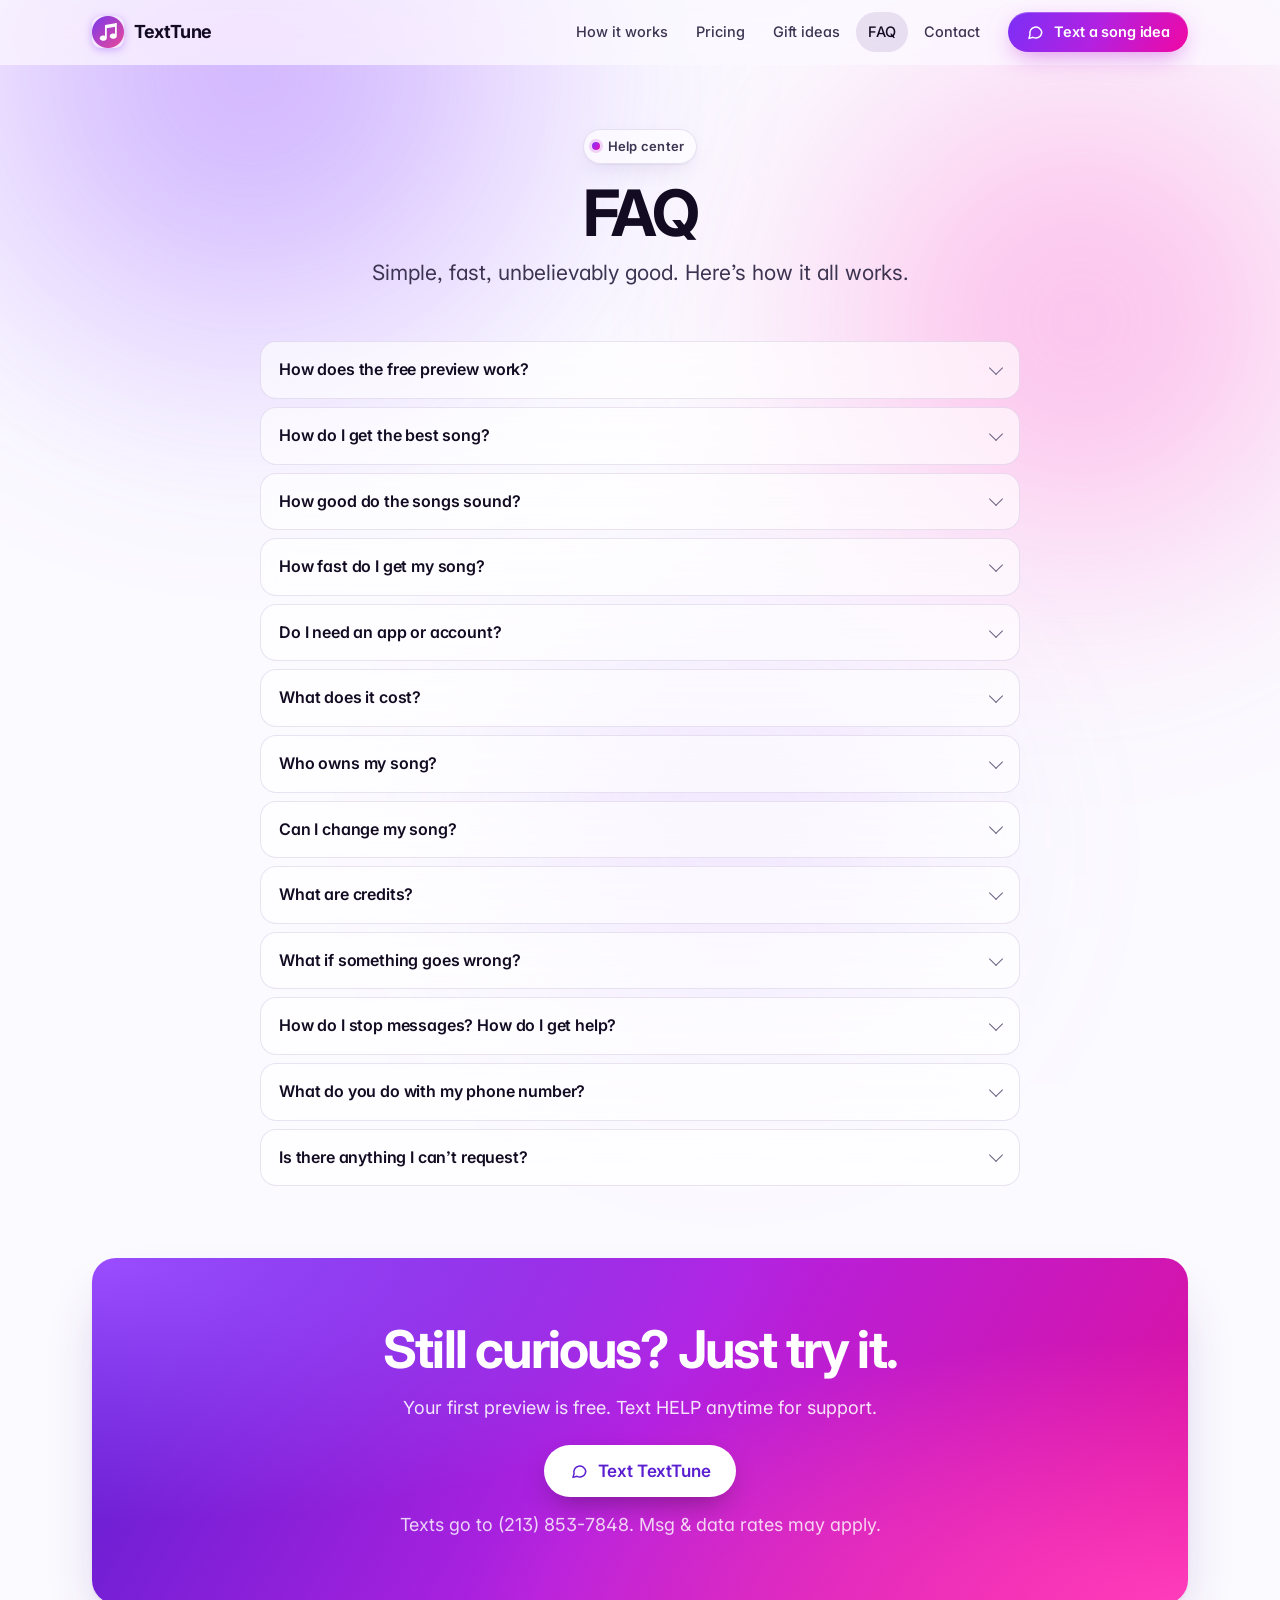
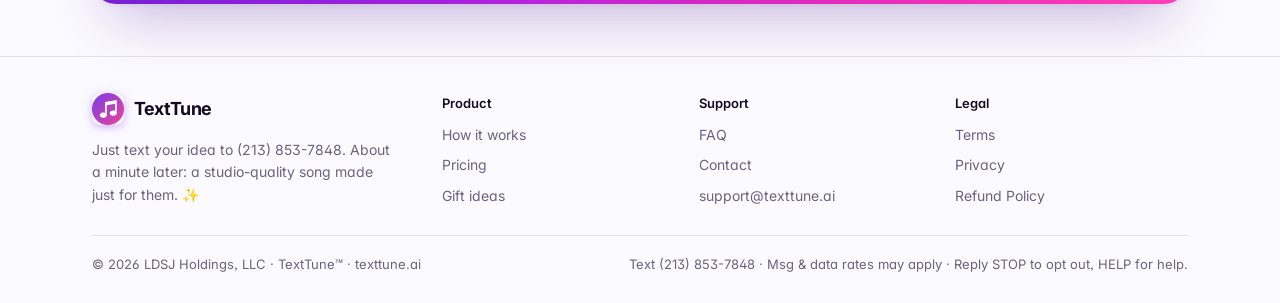
<file: faq.html>
<!doctype html>
<html lang="en"><head><meta charset="utf-8"><meta name="viewport" content="width=device-width,initial-scale=1,viewport-fit=cover">
<title>FAQ · TextTune</title><meta name="description" content="Just text an idea and get a studio-quality custom song back in about a minute. No app. No account. First preview free.">
<link rel="canonical" href="https://texttune.ai/faq.html">
<meta name="theme-color" content="#fbfaff" media="(prefers-color-scheme: light)"><meta name="theme-color" content="#08060f" media="(prefers-color-scheme: dark)"><meta name="color-scheme" content="light dark">
<meta property="og:type" content="website"><meta property="og:site_name" content="TextTune"><meta property="og:title" content="FAQ · TextTune"><meta property="og:description" content="Just text an idea and get a studio-quality custom song back in about a minute. No app. No account. First preview free."><meta property="og:url" content="https://texttune.ai/faq.html"><meta property="og:image" content="https://texttune.ai/og.png"><meta property="og:image:width" content="1200"><meta property="og:image:height" content="630">
<meta name="twitter:card" content="summary_large_image"><meta name="twitter:title" content="FAQ · TextTune"><meta name="twitter:description" content="Just text an idea and get a studio-quality custom song back in about a minute. No app. No account. First preview free."><meta name="twitter:image" content="https://texttune.ai/og.png">
<link rel="icon" type="image/png" sizes="32x32" href="favicon-32.png"><link rel="icon" type="image/png" sizes="192x192" href="icon-192.png"><link rel="apple-touch-icon" href="apple-touch-icon.png"><link rel="manifest" href="site.webmanifest">
<link rel="preconnect" href="https://fonts.googleapis.com"><link rel="preconnect" href="https://fonts.gstatic.com" crossorigin>
<link rel="stylesheet" href="https://fonts.googleapis.com/css2?family=Inter:opsz,wght@14..32,400..700&amp;family=Instrument+Serif:ital@1&amp;display=swap">
<link rel="stylesheet" href="style.css">
<script>document.documentElement.className+=' js'</script>

</head><body>
<a class="skip" href="#main">Skip to content</a>
<div class="aurora" aria-hidden="true"><i></i><i></i><i></i></div><div class="grain" aria-hidden="true"></div>
<nav class="nav" aria-label="Main"><div class="w"><a class="brand" href="index.html"><img src="logo-256.png" alt="" width="32" height="32">TextTune</a>
<div class="links"><a href="how-it-works.html">How it works</a><a href="pricing.html">Pricing</a><a href="gift-ideas.html">Gift ideas</a><a href="faq.html" aria-current="page">FAQ</a><a href="contact.html">Contact</a></div>
<a class="btn p sm navcta" href="sms:+12138537848&amp;body=Song%20idea%3A%20"><svg viewBox="0 0 24 24" fill="none" stroke="currentColor" stroke-width="2" stroke-linecap="round" stroke-linejoin="round" aria-hidden="true"><path d="M21 12a8 8 0 0 1-11.6 7.1L4 20.5l1.4-5A8 8 0 1 1 21 12z"/></svg>Text a song idea</a>
<button class="menu-btn" aria-expanded="false" aria-controls="panel" aria-label="Menu"><span></span></button></div>
<div class="panel" id="panel" hidden><a href="how-it-works.html">How it works</a><a href="pricing.html">Pricing</a><a href="gift-ideas.html">Gift ideas</a><a href="faq.html">FAQ</a><a href="contact.html">Contact</a><a class="btn p" href="sms:+12138537848&amp;body=Song%20idea%3A%20"><svg viewBox="0 0 24 24" fill="none" stroke="currentColor" stroke-width="2" stroke-linecap="round" stroke-linejoin="round" aria-hidden="true"><path d="M21 12a8 8 0 0 1-11.6 7.1L4 20.5l1.4-5A8 8 0 1 1 21 12z"/></svg>Text a song idea</a></div></nav>
<main id="main" class="page"><header class="ph-head"><div class="w narrow"><span class="eyebrow rv"><span class="dot"></span>Help center</span><h1 class="rv d1">FAQ</h1><p class="lead rv d2">Simple, fast, unbelievably good. Here’s how it all works.</p></div></header><section class=""><div class="w"><div class="narrow" style="margin:0 auto"><div class="faq"><details class="rv"><summary>How does the free preview work?</summary><div class="a"><p>We text you a private link to a TextTune listen page. Play the full song up to 3 times within 48 hours and read the lyrics. Love it? Tap “Keep it forever” and we text you the MP3 to keep; the page unlocks a download too. Preview links can’t be downloaded or shared publicly.</p></div></details><details class="rv"><summary>How do I get the best song?</summary><div class="a"><p>Share details! Include names, the occasion, a memory or inside joke, a genre or mood, and a few favorite things. Example: <i>“An upbeat country song for my mom Linda’s 60th. She loves gardening and her dog Biscuit.”</i> See more <a href="how-it-works.html">tips</a>.</p></div></details><details class="rv"><summary>How good do the songs sound?</summary><div class="a"><p>Unbelievably good: real vocals, full studio-quality production, and lyrics written about your person. Hear it free first — your first preview is on us.</p></div></details><details class="rv"><summary>How fast do I get my song?</summary><div class="a"><p>Usually in about a minute. During busy times it can take a few minutes longer.</p></div></details><details class="rv"><summary>Do I need an app or account?</summary><div class="a"><p>No. Just text your idea. Your phone number is all we need.</p></div></details><details class="rv"><summary>What does it cost?</summary><div class="a"><p>Your first preview is free (one per phone number): a private link that plays the full song up to 3 times within 48 hours. Songs to keep are $3.99 each, or save with credit packs: 3 for $9.99 or 10 for $24.99. Credits don’t expire. See <a href="pricing.html">Pricing</a>.</p></div></details><details class="rv"><summary>Who owns my song?</summary><div class="a"><p>You do 💜 When the clean copy of a song you paid for (with a single purchase or a credit) is delivered, TextTune assigns you all of our rights in it. Songs we delivered free under earlier offers are yours too. Use it however you like, including commercially: share it, post it, sell it, stream it. Preview listen links, including your free preview, aren’t included until you keep the song. Songs made mostly by AI may not be copyrightable, so we can’t guarantee copyright protection, and you’re responsible for not infringing anyone else’s rights. See our <a href="terms.html">Terms</a>.</p></div></details><details class="rv"><summary>Can I change my song?</summary><div class="a"><p>Yes! Text <code>REMIX: &lt;change&gt;</code>, like <code>REMIX: make it a lullaby</code>. Each song gets one free remix; after that a remix is 1 credit. Your free preview can be remixed up to 3 times.</p></div></details><details class="rv"><summary>What are credits?</summary><div class="a"><p>One credit = one clean song (or one extra remix). Text <code>CREDITS</code> to see your balance. If you have credits, a new song request uses one automatically and the clean song arrives directly. If a song can’t be made, the credit comes right back. Credits don’t expire.</p></div></details><details class="rv"><summary>What if something goes wrong?</summary><div class="a"><p>If a song fails to arrive or has a technical problem, contact us and we’ll redo it or refund you. See our <a href="refund-policy.html">Refund Policy</a>.</p></div></details><details class="rv"><summary>How do I stop messages? How do I get help?</summary><div class="a"><p>Text <code>STOP</code> any time to stop messages, <code>START</code> to turn them back on, and <code>HELP</code> for help.</p></div></details><details class="rv"><summary>What do you do with my phone number?</summary><div class="a"><p>We use it only to provide TextTune. We never sell or share your number for marketing. See our <a href="privacy.html">Privacy Policy</a>.</p></div></details><details class="rv"><summary>Is there anything I can’t request?</summary><div class="a"><p>No hateful, harassing, sexually explicit, violent or illegal content, nothing that puts down a real person, and no copying a real singer’s voice or existing lyrics. Naming an artist for the vibe is great, though! Declined requests never use a credit. See <a href="terms.html">Acceptable use</a>.</p></div></details></div></div></div></section><section class=""><div class="w"><div class="band rv"><h2>Still curious? Just try it.</h2><p>Your first preview is free. Text HELP anytime for support.</p><div class="ctas"><a class="btn" href="sms:+12138537848&amp;body=Song%20idea%3A%20"><svg viewBox="0 0 24 24" fill="none" stroke="currentColor" stroke-width="2" stroke-linecap="round" stroke-linejoin="round" aria-hidden="true"><path d="M21 12a8 8 0 0 1-11.6 7.1L4 20.5l1.4-5A8 8 0 1 1 21 12z"/></svg>Text TextTune</a></div><p class="small">Texts go to (213) 853-7848. Msg &amp; data rates may apply.</p></div></div></section></main>
<footer><div class="w"><div class="fgrid">
<div class="fb"><a class="brand" href="index.html"><img src="logo-256.png" alt="" width="32" height="32" loading="lazy">TextTune</a><p>Just text your idea to <a href="sms:+12138537848">(213) 853-7848</a>. About a minute later: a studio-quality song made just for them. ✨</p></div>
<div><h4>Product</h4><ul><li><a href="how-it-works.html">How it works</a></li><li><a href="pricing.html">Pricing</a></li><li><a href="gift-ideas.html">Gift ideas</a></li></ul></div>
<div><h4>Support</h4><ul><li><a href="faq.html">FAQ</a></li><li><a href="contact.html">Contact</a></li><li><a href="mailto:support@texttune.ai">support@texttune.ai</a></li></ul></div>
<div><h4>Legal</h4><ul><li><a href="terms.html">Terms</a></li><li><a href="privacy.html">Privacy</a></li><li><a href="refund-policy.html">Refund Policy</a></li></ul></div>
</div><div class="legal"><span>© 2026 LDSJ Holdings, LLC · TextTune™ · texttune.ai</span><span>Text <a href="sms:+12138537848">(213) 853-7848</a> · Msg &amp; data rates may apply · Reply STOP to opt out, HELP for help.</span></div></div></footer>
<script>
(function(){var d=document,n=d.querySelector('.nav'),b=d.querySelector('.menu-btn'),p=d.getElementById('panel');
if(b){b.addEventListener('click',function(){var o=b.getAttribute('aria-expanded')==='true';b.setAttribute('aria-expanded',String(!o));p.classList.toggle('open',!o);p.hidden=o;});
d.addEventListener('keydown',function(e){if(e.key==='Escape'&&b.getAttribute('aria-expanded')==='true'){b.click();b.focus();}});}
function s(){n.classList.toggle('scrolled',window.scrollY>4)}s();window.addEventListener('scroll',s,{passive:true});
var rm=window.matchMedia('(prefers-reduced-motion: reduce)').matches,els=d.querySelectorAll('.rv');
if(rm||!('IntersectionObserver' in window)){els.forEach(function(e){e.classList.add('in')});}
else{var io=new IntersectionObserver(function(es){es.forEach(function(e){if(e.isIntersecting){e.target.classList.add('in');io.unobserve(e.target);}})},{rootMargin:'0px 0px -8% 0px',threshold:.08});els.forEach(function(e){io.observe(e)});}
var ph=d.querySelector('.phone');if(ph){ph.classList.add('anim');}
})();
</script>
</body></html>
</file>
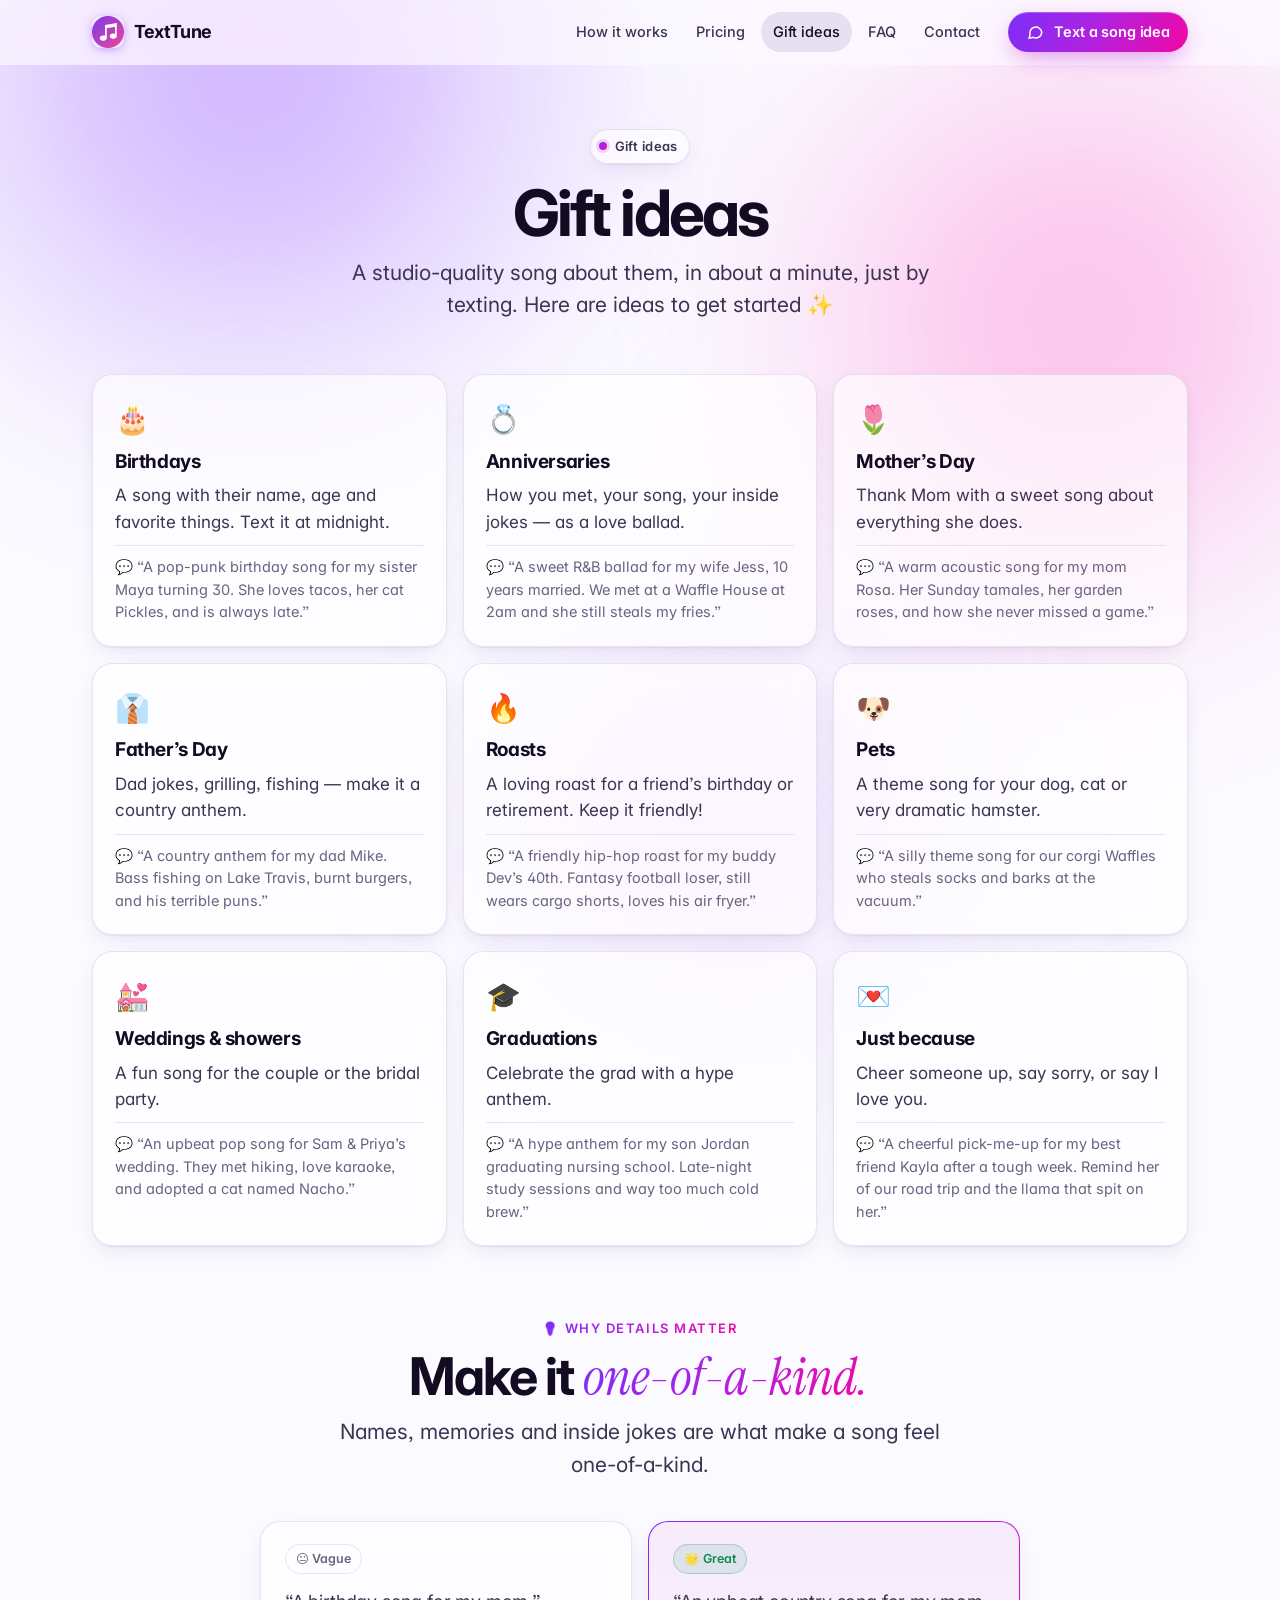
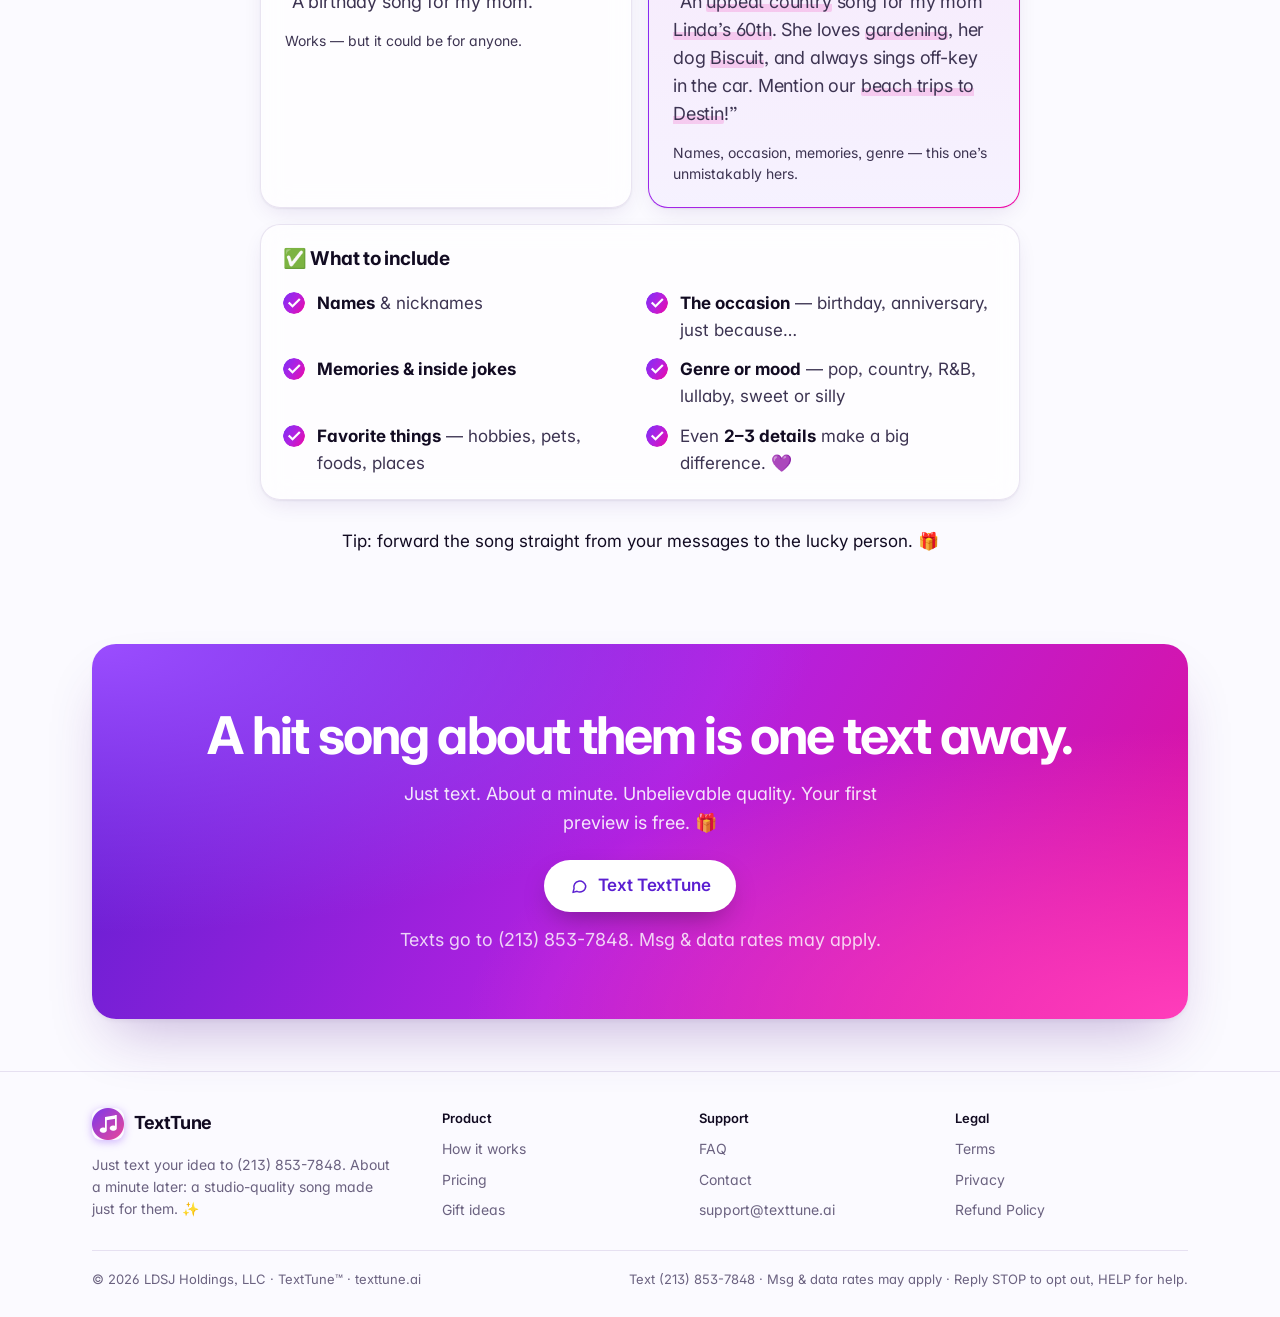
<file: gift-ideas.html>
<!doctype html>
<html lang="en"><head><meta charset="utf-8"><meta name="viewport" content="width=device-width,initial-scale=1,viewport-fit=cover">
<title>Gift ideas · TextTune</title><meta name="description" content="Just text an idea and get a studio-quality custom song back in about a minute. No app. No account. First preview free.">
<link rel="canonical" href="https://texttune.ai/gift-ideas.html">
<meta name="theme-color" content="#fbfaff" media="(prefers-color-scheme: light)"><meta name="theme-color" content="#08060f" media="(prefers-color-scheme: dark)"><meta name="color-scheme" content="light dark">
<meta property="og:type" content="website"><meta property="og:site_name" content="TextTune"><meta property="og:title" content="Gift ideas · TextTune"><meta property="og:description" content="Just text an idea and get a studio-quality custom song back in about a minute. No app. No account. First preview free."><meta property="og:url" content="https://texttune.ai/gift-ideas.html"><meta property="og:image" content="https://texttune.ai/og.png"><meta property="og:image:width" content="1200"><meta property="og:image:height" content="630">
<meta name="twitter:card" content="summary_large_image"><meta name="twitter:title" content="Gift ideas · TextTune"><meta name="twitter:description" content="Just text an idea and get a studio-quality custom song back in about a minute. No app. No account. First preview free."><meta name="twitter:image" content="https://texttune.ai/og.png">
<link rel="icon" type="image/png" sizes="32x32" href="favicon-32.png"><link rel="icon" type="image/png" sizes="192x192" href="icon-192.png"><link rel="apple-touch-icon" href="apple-touch-icon.png"><link rel="manifest" href="site.webmanifest">
<link rel="preconnect" href="https://fonts.googleapis.com"><link rel="preconnect" href="https://fonts.gstatic.com" crossorigin>
<link rel="stylesheet" href="https://fonts.googleapis.com/css2?family=Inter:opsz,wght@14..32,400..700&amp;family=Instrument+Serif:ital@1&amp;display=swap">
<link rel="stylesheet" href="style.css">
<script>document.documentElement.className+=' js'</script>

</head><body>
<a class="skip" href="#main">Skip to content</a>
<div class="aurora" aria-hidden="true"><i></i><i></i><i></i></div><div class="grain" aria-hidden="true"></div>
<nav class="nav" aria-label="Main"><div class="w"><a class="brand" href="index.html"><img src="logo-256.png" alt="" width="32" height="32">TextTune</a>
<div class="links"><a href="how-it-works.html">How it works</a><a href="pricing.html">Pricing</a><a href="gift-ideas.html" aria-current="page">Gift ideas</a><a href="faq.html">FAQ</a><a href="contact.html">Contact</a></div>
<a class="btn p sm navcta" href="sms:+12138537848&amp;body=Song%20idea%3A%20"><svg viewBox="0 0 24 24" fill="none" stroke="currentColor" stroke-width="2" stroke-linecap="round" stroke-linejoin="round" aria-hidden="true"><path d="M21 12a8 8 0 0 1-11.6 7.1L4 20.5l1.4-5A8 8 0 1 1 21 12z"/></svg>Text a song idea</a>
<button class="menu-btn" aria-expanded="false" aria-controls="panel" aria-label="Menu"><span></span></button></div>
<div class="panel" id="panel" hidden><a href="how-it-works.html">How it works</a><a href="pricing.html">Pricing</a><a href="gift-ideas.html">Gift ideas</a><a href="faq.html">FAQ</a><a href="contact.html">Contact</a><a class="btn p" href="sms:+12138537848&amp;body=Song%20idea%3A%20"><svg viewBox="0 0 24 24" fill="none" stroke="currentColor" stroke-width="2" stroke-linecap="round" stroke-linejoin="round" aria-hidden="true"><path d="M21 12a8 8 0 0 1-11.6 7.1L4 20.5l1.4-5A8 8 0 1 1 21 12z"/></svg>Text a song idea</a></div></nav>
<main id="main" class="page"><header class="ph-head"><div class="w narrow"><span class="eyebrow rv"><span class="dot"></span>Gift ideas</span><h1 class="rv d1">Gift ideas</h1><p class="lead rv d2">A studio-quality song about them, in about a minute, just by texting. Here are ideas to get started ✨</p></div></header><section class=""><div class="w"><div class="grid g3"><div class="card occ rv d0"><span class="em" aria-hidden="true">🎂</span><h3>Birthdays</h3><p>A song with their name, age and favorite things. Text it at midnight.</p><p class="ex">“A pop-punk birthday song for my sister Maya turning 30. She loves tacos, her cat Pickles, and is always late.”</p></div><div class="card occ rv d1"><span class="em" aria-hidden="true">💍</span><h3>Anniversaries</h3><p>How you met, your song, your inside jokes — as a love ballad.</p><p class="ex">“A sweet R&amp;B ballad for my wife Jess, 10 years married. We met at a Waffle House at 2am and she still steals my fries.”</p></div><div class="card occ rv d2"><span class="em" aria-hidden="true">🌷</span><h3>Mother’s Day</h3><p>Thank Mom with a sweet song about everything she does.</p><p class="ex">“A warm acoustic song for my mom Rosa. Her Sunday tamales, her garden roses, and how she never missed a game.”</p></div><div class="card occ rv d0"><span class="em" aria-hidden="true">👔</span><h3>Father’s Day</h3><p>Dad jokes, grilling, fishing — make it a country anthem.</p><p class="ex">“A country anthem for my dad Mike. Bass fishing on Lake Travis, burnt burgers, and his terrible puns.”</p></div><div class="card occ rv d1"><span class="em" aria-hidden="true">🔥</span><h3>Roasts</h3><p>A loving roast for a friend’s birthday or retirement. Keep it friendly!</p><p class="ex">“A friendly hip-hop roast for my buddy Dev’s 40th. Fantasy football loser, still wears cargo shorts, loves his air fryer.”</p></div><div class="card occ rv d2"><span class="em" aria-hidden="true">🐶</span><h3>Pets</h3><p>A theme song for your dog, cat or very dramatic hamster.</p><p class="ex">“A silly theme song for our corgi Waffles who steals socks and barks at the vacuum.”</p></div><div class="card occ rv d0"><span class="em" aria-hidden="true">💒</span><h3>Weddings &amp; showers</h3><p>A fun song for the couple or the bridal party.</p><p class="ex">“An upbeat pop song for Sam &amp; Priya’s wedding. They met hiking, love karaoke, and adopted a cat named Nacho.”</p></div><div class="card occ rv d1"><span class="em" aria-hidden="true">🎓</span><h3>Graduations</h3><p>Celebrate the grad with a hype anthem.</p><p class="ex">“A hype anthem for my son Jordan graduating nursing school. Late-night study sessions and way too much cold brew.”</p></div><div class="card occ rv d2"><span class="em" aria-hidden="true">💌</span><h3>Just because</h3><p>Cheer someone up, say sorry, or say I love you.</p><p class="ex">“A cheerful pick-me-up for my best friend Kayla after a tough week. Remind her of our road trip and the llama that spit on her.”</p></div></div></div></section><section class=""><div class="w"><div class="narrow" style="margin:0 auto"><div class="sh"><span class="kicker rv"><span>💡 Why details matter</span></span><h2 class="rv d1">Make it <span class='it gt'>one-of-a-kind.</span></h2><p class="lead rv d2">Names, memories and inside jokes are what make a song feel one-of-a-kind.</p></div><div class="grid g2 cmp"><div class="card rv"><span class="tag meh">😐 Vague</span><p class="quote">“A birthday song for my mom.”</p><p class="small" style="margin-top:14px">Works — but it could be for anyone.</p></div>
<div class="card great rv d1"><span class="tag ok">🌟 Great</span><p class="quote">“An <span class="hl">upbeat country</span> song for my mom <span class="hl">Linda’s 60th</span>. She loves <span class="hl">gardening</span>, her dog <span class="hl">Biscuit</span>, and always sings off-key in the car. Mention our <span class="hl">beach trips to Destin</span>!”</p><p class="small" style="margin-top:14px">Names, occasion, memories, genre — this one’s unmistakably hers.</p></div></div><div class="card rv" style="margin-top:16px"><h3 style="margin-bottom:18px">✅ What to include</h3><ul class="checks"><li><span><b>Names</b> &amp; nicknames</span></li><li><span><b>The occasion</b> — birthday, anniversary, just because…</span></li><li><span><b>Memories &amp; inside jokes</b></span></li><li><span><b>Genre or mood</b> — pop, country, R&amp;B, lullaby, sweet or silly</span></li><li><span><b>Favorite things</b> — hobbies, pets, foods, places</span></li><li><span>Even <b>2–3 details</b> make a big difference. 💜</span></li></ul></div><p class="rv" style="text-align:center;margin-top:28px">Tip: forward the song straight from your messages to the lucky person. 🎁</p></div></div></section><section class=""><div class="w"><div class="band rv"><h2>A hit song about them is one text away.</h2><p>Just text. About a minute. Unbelievable quality. Your first preview is free. 🎁</p><div class="ctas"><a class="btn" href="sms:+12138537848&amp;body=Song%20idea%3A%20"><svg viewBox="0 0 24 24" fill="none" stroke="currentColor" stroke-width="2" stroke-linecap="round" stroke-linejoin="round" aria-hidden="true"><path d="M21 12a8 8 0 0 1-11.6 7.1L4 20.5l1.4-5A8 8 0 1 1 21 12z"/></svg>Text TextTune</a></div><p class="small">Texts go to (213) 853-7848. Msg &amp; data rates may apply.</p></div></div></section></main>
<footer><div class="w"><div class="fgrid">
<div class="fb"><a class="brand" href="index.html"><img src="logo-256.png" alt="" width="32" height="32" loading="lazy">TextTune</a><p>Just text your idea to <a href="sms:+12138537848">(213) 853-7848</a>. About a minute later: a studio-quality song made just for them. ✨</p></div>
<div><h4>Product</h4><ul><li><a href="how-it-works.html">How it works</a></li><li><a href="pricing.html">Pricing</a></li><li><a href="gift-ideas.html">Gift ideas</a></li></ul></div>
<div><h4>Support</h4><ul><li><a href="faq.html">FAQ</a></li><li><a href="contact.html">Contact</a></li><li><a href="mailto:support@texttune.ai">support@texttune.ai</a></li></ul></div>
<div><h4>Legal</h4><ul><li><a href="terms.html">Terms</a></li><li><a href="privacy.html">Privacy</a></li><li><a href="refund-policy.html">Refund Policy</a></li></ul></div>
</div><div class="legal"><span>© 2026 LDSJ Holdings, LLC · TextTune™ · texttune.ai</span><span>Text <a href="sms:+12138537848">(213) 853-7848</a> · Msg &amp; data rates may apply · Reply STOP to opt out, HELP for help.</span></div></div></footer>
<script>
(function(){var d=document,n=d.querySelector('.nav'),b=d.querySelector('.menu-btn'),p=d.getElementById('panel');
if(b){b.addEventListener('click',function(){var o=b.getAttribute('aria-expanded')==='true';b.setAttribute('aria-expanded',String(!o));p.classList.toggle('open',!o);p.hidden=o;});
d.addEventListener('keydown',function(e){if(e.key==='Escape'&&b.getAttribute('aria-expanded')==='true'){b.click();b.focus();}});}
function s(){n.classList.toggle('scrolled',window.scrollY>4)}s();window.addEventListener('scroll',s,{passive:true});
var rm=window.matchMedia('(prefers-reduced-motion: reduce)').matches,els=d.querySelectorAll('.rv');
if(rm||!('IntersectionObserver' in window)){els.forEach(function(e){e.classList.add('in')});}
else{var io=new IntersectionObserver(function(es){es.forEach(function(e){if(e.isIntersecting){e.target.classList.add('in');io.unobserve(e.target);}})},{rootMargin:'0px 0px -8% 0px',threshold:.08});els.forEach(function(e){io.observe(e)});}
var ph=d.querySelector('.phone');if(ph){ph.classList.add('anim');}
})();
</script>
</body></html>
</file>
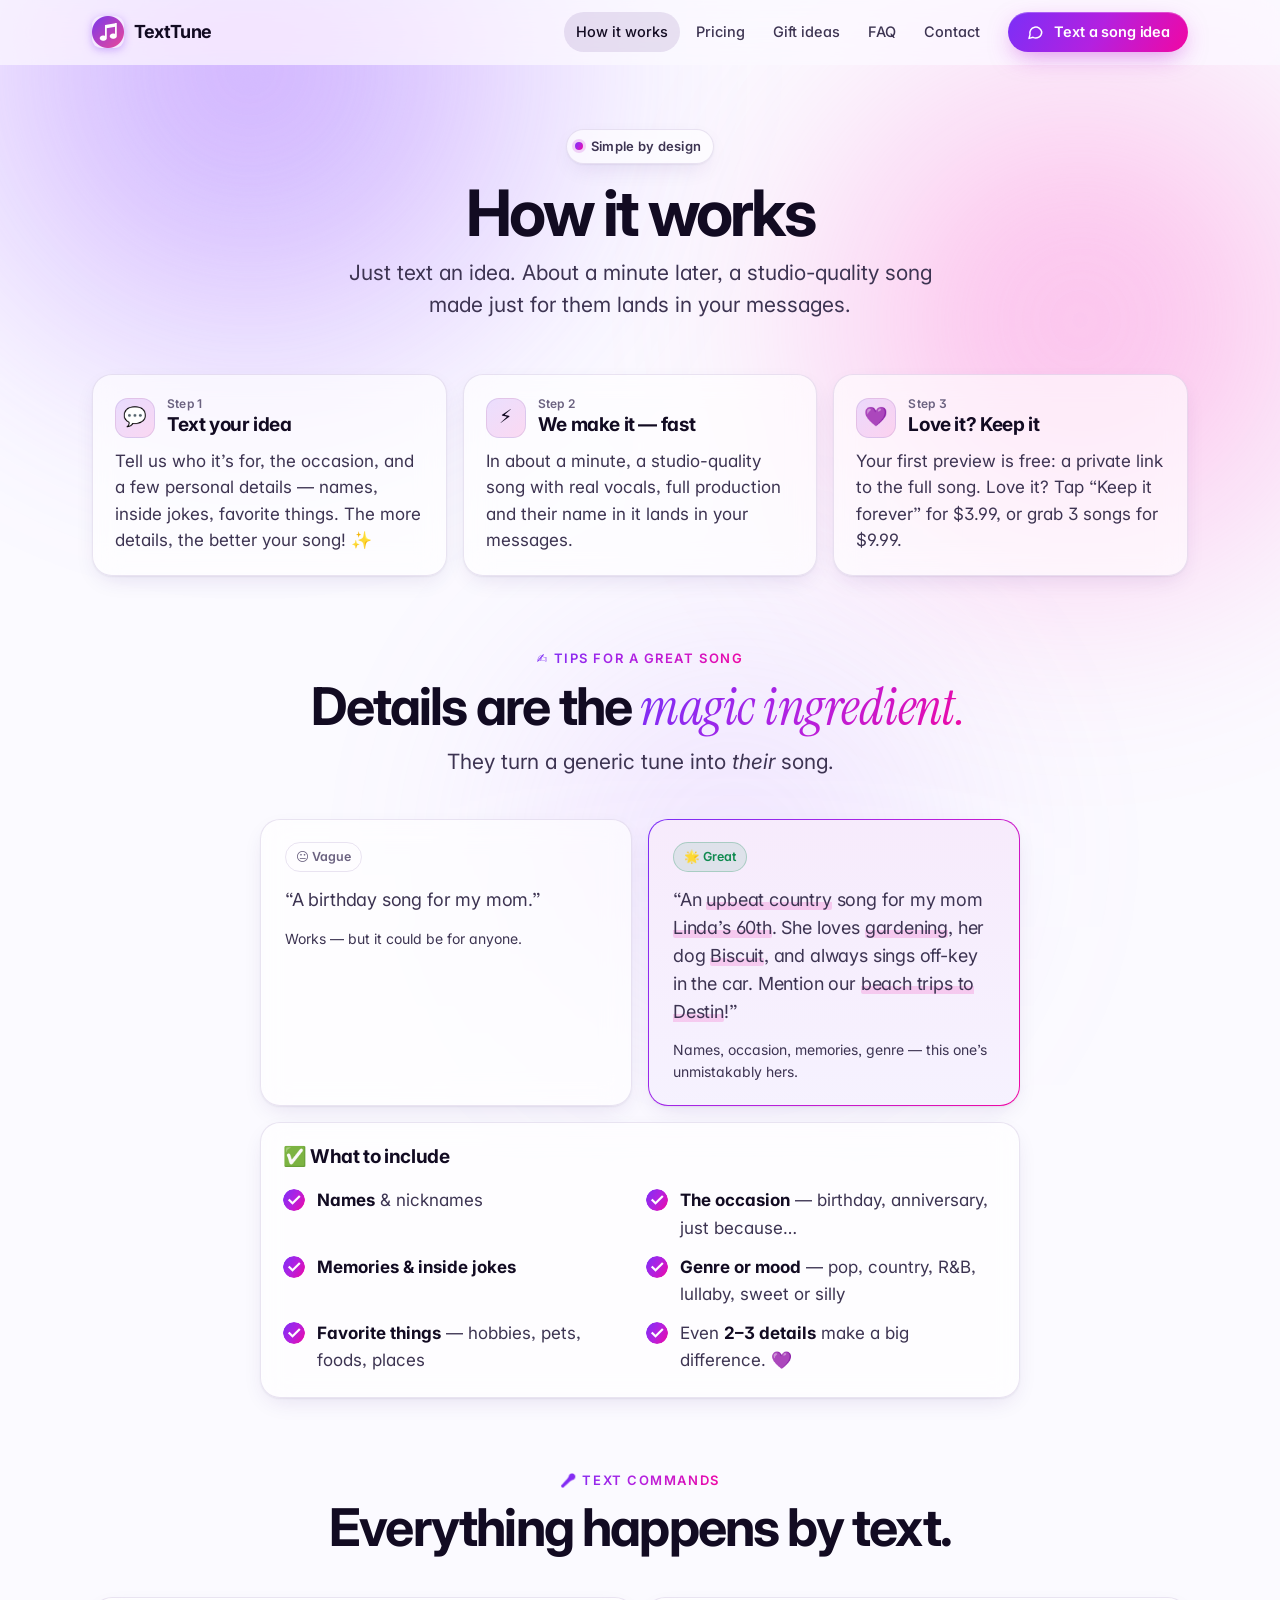
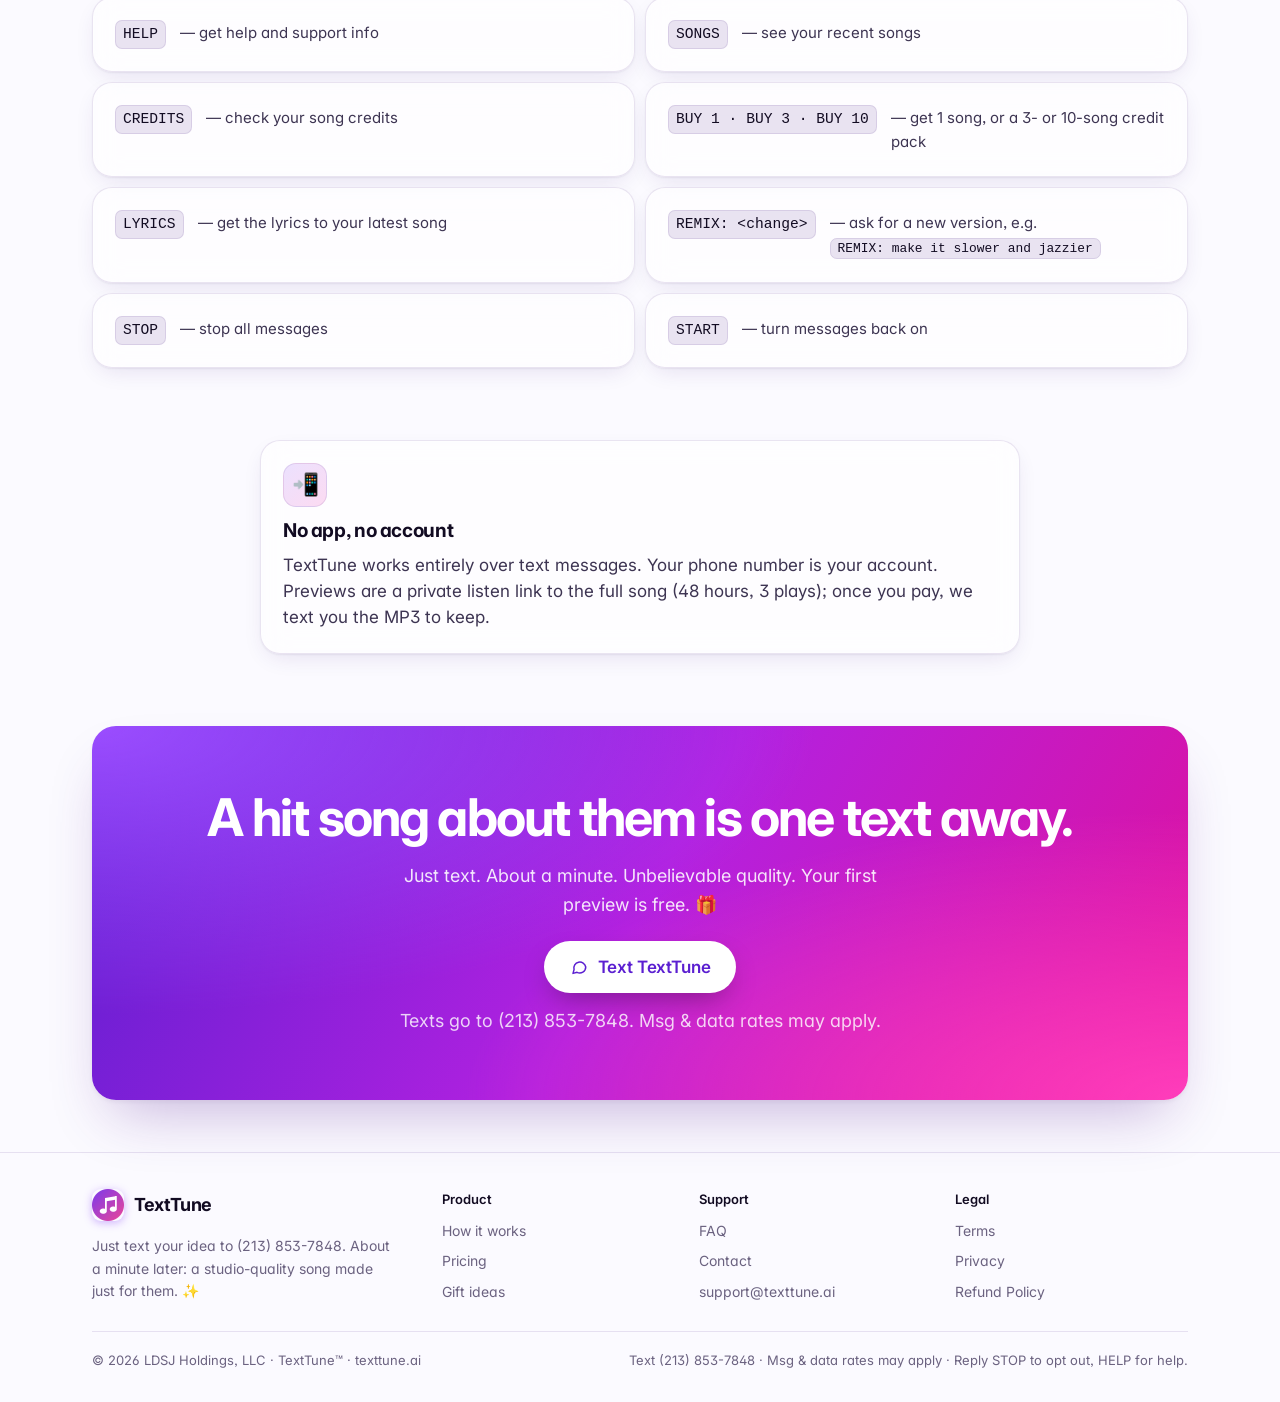
<file: how-it-works.html>
<!doctype html>
<html lang="en"><head><meta charset="utf-8"><meta name="viewport" content="width=device-width,initial-scale=1,viewport-fit=cover">
<title>How it works · TextTune</title><meta name="description" content="Just text an idea and get a studio-quality custom song back in about a minute. No app. No account. First preview free.">
<link rel="canonical" href="https://texttune.ai/how-it-works.html">
<meta name="theme-color" content="#fbfaff" media="(prefers-color-scheme: light)"><meta name="theme-color" content="#08060f" media="(prefers-color-scheme: dark)"><meta name="color-scheme" content="light dark">
<meta property="og:type" content="website"><meta property="og:site_name" content="TextTune"><meta property="og:title" content="How it works · TextTune"><meta property="og:description" content="Just text an idea and get a studio-quality custom song back in about a minute. No app. No account. First preview free."><meta property="og:url" content="https://texttune.ai/how-it-works.html"><meta property="og:image" content="https://texttune.ai/og.png"><meta property="og:image:width" content="1200"><meta property="og:image:height" content="630">
<meta name="twitter:card" content="summary_large_image"><meta name="twitter:title" content="How it works · TextTune"><meta name="twitter:description" content="Just text an idea and get a studio-quality custom song back in about a minute. No app. No account. First preview free."><meta name="twitter:image" content="https://texttune.ai/og.png">
<link rel="icon" type="image/png" sizes="32x32" href="favicon-32.png"><link rel="icon" type="image/png" sizes="192x192" href="icon-192.png"><link rel="apple-touch-icon" href="apple-touch-icon.png"><link rel="manifest" href="site.webmanifest">
<link rel="preconnect" href="https://fonts.googleapis.com"><link rel="preconnect" href="https://fonts.gstatic.com" crossorigin>
<link rel="stylesheet" href="https://fonts.googleapis.com/css2?family=Inter:opsz,wght@14..32,400..700&amp;family=Instrument+Serif:ital@1&amp;display=swap">
<link rel="stylesheet" href="style.css">
<script>document.documentElement.className+=' js'</script>

</head><body>
<a class="skip" href="#main">Skip to content</a>
<div class="aurora" aria-hidden="true"><i></i><i></i><i></i></div><div class="grain" aria-hidden="true"></div>
<nav class="nav" aria-label="Main"><div class="w"><a class="brand" href="index.html"><img src="logo-256.png" alt="" width="32" height="32">TextTune</a>
<div class="links"><a href="how-it-works.html" aria-current="page">How it works</a><a href="pricing.html">Pricing</a><a href="gift-ideas.html">Gift ideas</a><a href="faq.html">FAQ</a><a href="contact.html">Contact</a></div>
<a class="btn p sm navcta" href="sms:+12138537848&amp;body=Song%20idea%3A%20"><svg viewBox="0 0 24 24" fill="none" stroke="currentColor" stroke-width="2" stroke-linecap="round" stroke-linejoin="round" aria-hidden="true"><path d="M21 12a8 8 0 0 1-11.6 7.1L4 20.5l1.4-5A8 8 0 1 1 21 12z"/></svg>Text a song idea</a>
<button class="menu-btn" aria-expanded="false" aria-controls="panel" aria-label="Menu"><span></span></button></div>
<div class="panel" id="panel" hidden><a href="how-it-works.html">How it works</a><a href="pricing.html">Pricing</a><a href="gift-ideas.html">Gift ideas</a><a href="faq.html">FAQ</a><a href="contact.html">Contact</a><a class="btn p" href="sms:+12138537848&amp;body=Song%20idea%3A%20"><svg viewBox="0 0 24 24" fill="none" stroke="currentColor" stroke-width="2" stroke-linecap="round" stroke-linejoin="round" aria-hidden="true"><path d="M21 12a8 8 0 0 1-11.6 7.1L4 20.5l1.4-5A8 8 0 1 1 21 12z"/></svg>Text a song idea</a></div></nav>
<main id="main" class="page"><header class="ph-head"><div class="w narrow"><span class="eyebrow rv"><span class="dot"></span>Simple by design</span><h1 class="rv d1">How it works</h1><p class="lead rv d2">Just text an idea. About a minute later, a studio-quality song made just for them lands in your messages.</p></div></header><section class=""><div class="w"><div class="grid g3"><div class="card step rv d0"><div class="sthead"><span class="icon" aria-hidden="true">💬</span><div><span class="stn">Step 1</span><h3>Text your idea</h3></div></div><p>Tell us who it’s for, the occasion, and a few personal details — names, inside jokes, favorite things. The more details, the better your song! ✨</p></div><div class="card step rv d1"><div class="sthead"><span class="icon" aria-hidden="true">⚡</span><div><span class="stn">Step 2</span><h3>We make it — fast</h3></div></div><p>In about a minute, a studio-quality song with real vocals, full production and their name in it lands in your messages.</p></div><div class="card step rv d2"><div class="sthead"><span class="icon" aria-hidden="true">💜</span><div><span class="stn">Step 3</span><h3>Love it? Keep it</h3></div></div><p>Your first preview is free: a private link to the full song. Love it? Tap “Keep it forever” for $3.99, or grab 3 songs for $9.99.</p></div></div></div></section><section class=""><div class="w"><div class="narrow" style="margin:0 auto"><div class="sh"><span class="kicker rv"><span>✍️ Tips for a great song</span></span><h2 class="rv d1">Details are the <span class='it gt'>magic ingredient.</span></h2><p class="lead rv d2">They turn a generic tune into <i>their</i> song.</p></div><div class="grid g2 cmp"><div class="card rv"><span class="tag meh">😐 Vague</span><p class="quote">“A birthday song for my mom.”</p><p class="small" style="margin-top:14px">Works — but it could be for anyone.</p></div>
<div class="card great rv d1"><span class="tag ok">🌟 Great</span><p class="quote">“An <span class="hl">upbeat country</span> song for my mom <span class="hl">Linda’s 60th</span>. She loves <span class="hl">gardening</span>, her dog <span class="hl">Biscuit</span>, and always sings off-key in the car. Mention our <span class="hl">beach trips to Destin</span>!”</p><p class="small" style="margin-top:14px">Names, occasion, memories, genre — this one’s unmistakably hers.</p></div></div><div class="card rv" style="margin-top:16px"><h3 style="margin-bottom:18px">✅ What to include</h3><ul class="checks"><li><span><b>Names</b> &amp; nicknames</span></li><li><span><b>The occasion</b> — birthday, anniversary, just because…</span></li><li><span><b>Memories &amp; inside jokes</b></span></li><li><span><b>Genre or mood</b> — pop, country, R&amp;B, lullaby, sweet or silly</span></li><li><span><b>Favorite things</b> — hobbies, pets, foods, places</span></li><li><span>Even <b>2–3 details</b> make a big difference. 💜</span></li></ul></div></div></div></section><section class=""><div class="w"><div class="sh"><span class="kicker rv"><span>🎤 Text commands</span></span><h2 class="rv d1">Everything happens by text.</h2></div><div class="cmds"><div class="card cmd rv"><code>HELP</code><span>— get help and support info</span></div><div class="card cmd rv"><code>SONGS</code><span>— see your recent songs</span></div><div class="card cmd rv"><code>CREDITS</code><span>— check your song credits</span></div><div class="card cmd rv"><code>BUY 1 · BUY 3 · BUY 10</code><span>— get 1 song, or a 3- or 10-song credit pack</span></div><div class="card cmd rv"><code>LYRICS</code><span>— get the lyrics to your latest song</span></div><div class="card cmd rv"><code>REMIX: &lt;change&gt;</code><span>— ask for a new version, e.g. <code>REMIX: make it slower and jazzier</code></span></div><div class="card cmd rv"><code>STOP</code><span>— stop all messages</span></div><div class="card cmd rv"><code>START</code><span>— turn messages back on</span></div></div></div></section><section class=""><div class="w"><div class="narrow card rv" style="margin:0 auto"><div class="icon" aria-hidden="true">📲</div><h3>No app, no account</h3><p>TextTune works entirely over text messages. Your phone number is your account. Previews are a private listen link to the full song (48 hours, 3 plays); once you pay, we text you the MP3 to keep.</p></div></div></section><section class=""><div class="w"><div class="band rv"><h2>A hit song about them is one text away.</h2><p>Just text. About a minute. Unbelievable quality. Your first preview is free. 🎁</p><div class="ctas"><a class="btn" href="sms:+12138537848&amp;body=Song%20idea%3A%20"><svg viewBox="0 0 24 24" fill="none" stroke="currentColor" stroke-width="2" stroke-linecap="round" stroke-linejoin="round" aria-hidden="true"><path d="M21 12a8 8 0 0 1-11.6 7.1L4 20.5l1.4-5A8 8 0 1 1 21 12z"/></svg>Text TextTune</a></div><p class="small">Texts go to (213) 853-7848. Msg &amp; data rates may apply.</p></div></div></section></main>
<footer><div class="w"><div class="fgrid">
<div class="fb"><a class="brand" href="index.html"><img src="logo-256.png" alt="" width="32" height="32" loading="lazy">TextTune</a><p>Just text your idea to <a href="sms:+12138537848">(213) 853-7848</a>. About a minute later: a studio-quality song made just for them. ✨</p></div>
<div><h4>Product</h4><ul><li><a href="how-it-works.html">How it works</a></li><li><a href="pricing.html">Pricing</a></li><li><a href="gift-ideas.html">Gift ideas</a></li></ul></div>
<div><h4>Support</h4><ul><li><a href="faq.html">FAQ</a></li><li><a href="contact.html">Contact</a></li><li><a href="mailto:support@texttune.ai">support@texttune.ai</a></li></ul></div>
<div><h4>Legal</h4><ul><li><a href="terms.html">Terms</a></li><li><a href="privacy.html">Privacy</a></li><li><a href="refund-policy.html">Refund Policy</a></li></ul></div>
</div><div class="legal"><span>© 2026 LDSJ Holdings, LLC · TextTune™ · texttune.ai</span><span>Text <a href="sms:+12138537848">(213) 853-7848</a> · Msg &amp; data rates may apply · Reply STOP to opt out, HELP for help.</span></div></div></footer>
<script>
(function(){var d=document,n=d.querySelector('.nav'),b=d.querySelector('.menu-btn'),p=d.getElementById('panel');
if(b){b.addEventListener('click',function(){var o=b.getAttribute('aria-expanded')==='true';b.setAttribute('aria-expanded',String(!o));p.classList.toggle('open',!o);p.hidden=o;});
d.addEventListener('keydown',function(e){if(e.key==='Escape'&&b.getAttribute('aria-expanded')==='true'){b.click();b.focus();}});}
function s(){n.classList.toggle('scrolled',window.scrollY>4)}s();window.addEventListener('scroll',s,{passive:true});
var rm=window.matchMedia('(prefers-reduced-motion: reduce)').matches,els=d.querySelectorAll('.rv');
if(rm||!('IntersectionObserver' in window)){els.forEach(function(e){e.classList.add('in')});}
else{var io=new IntersectionObserver(function(es){es.forEach(function(e){if(e.isIntersecting){e.target.classList.add('in');io.unobserve(e.target);}})},{rootMargin:'0px 0px -8% 0px',threshold:.08});els.forEach(function(e){io.observe(e)});}
var ph=d.querySelector('.phone');if(ph){ph.classList.add('anim');}
})();
</script>
</body></html>
</file>
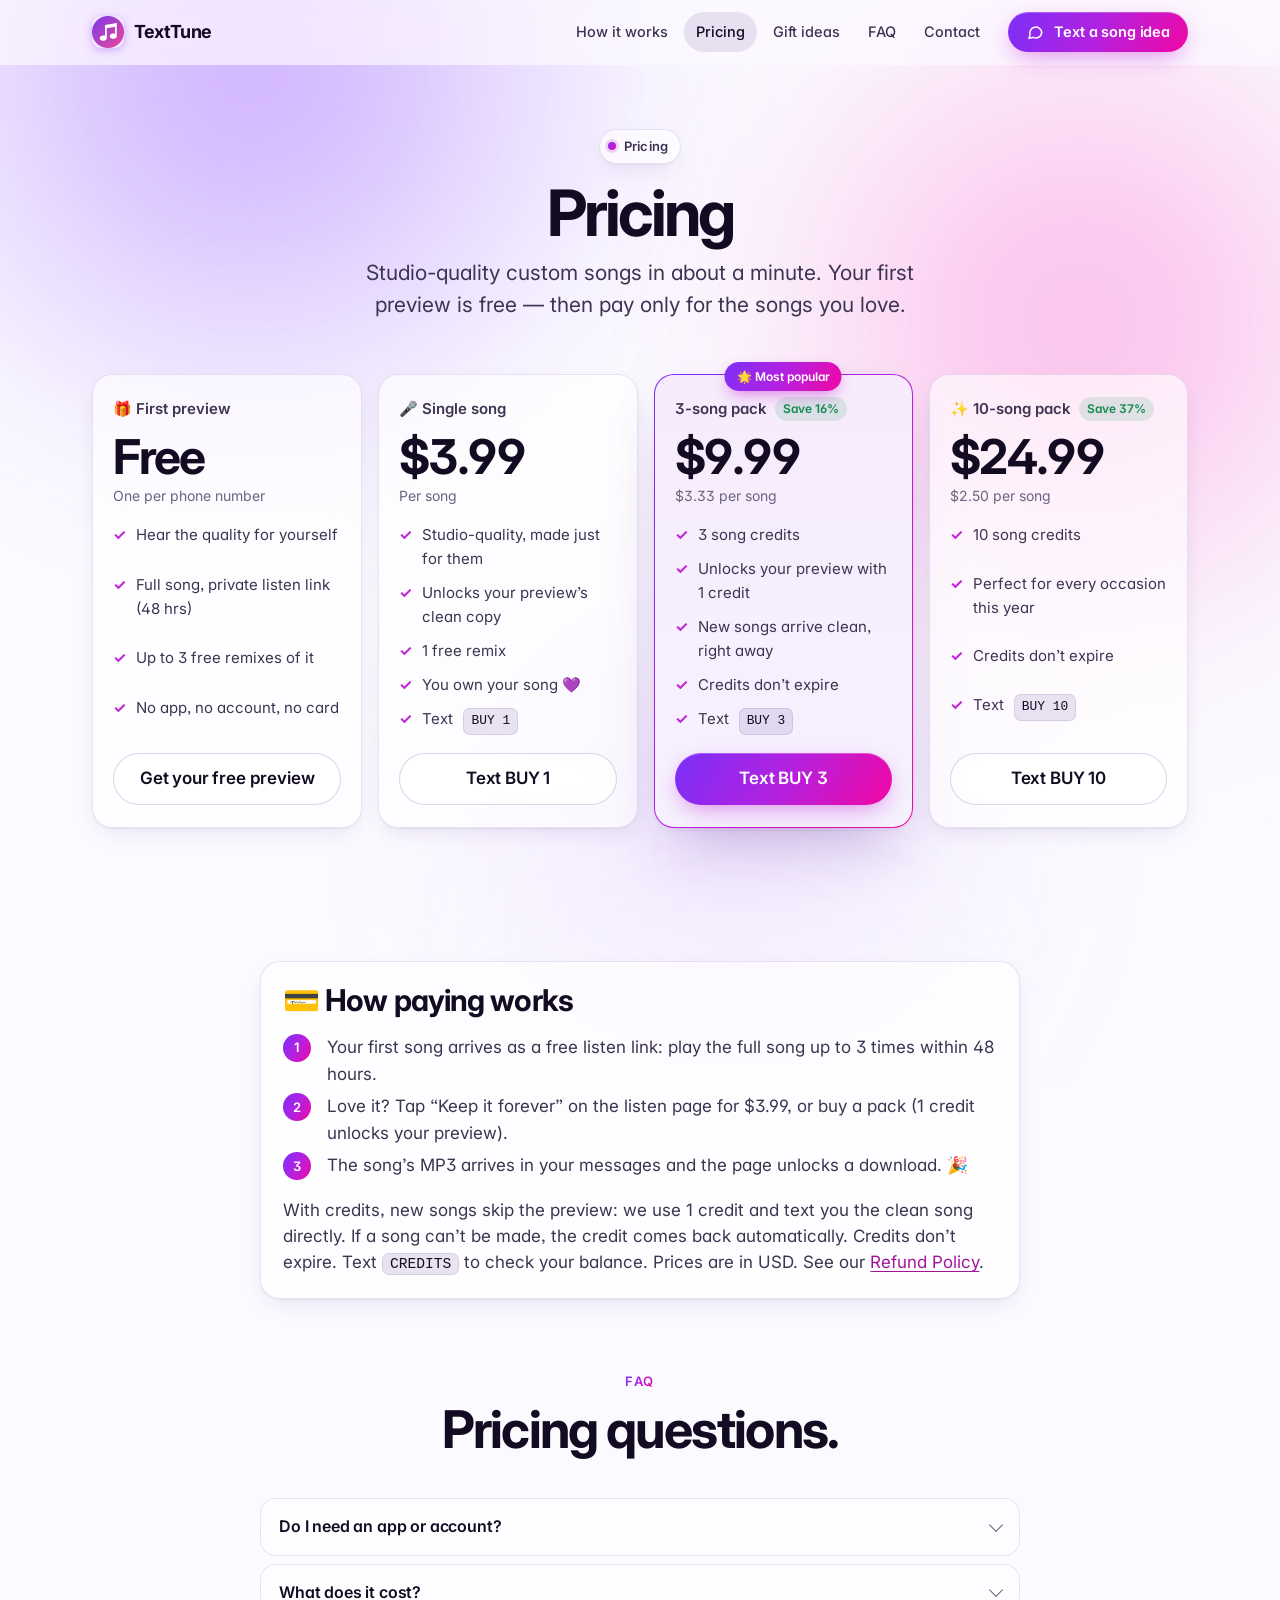
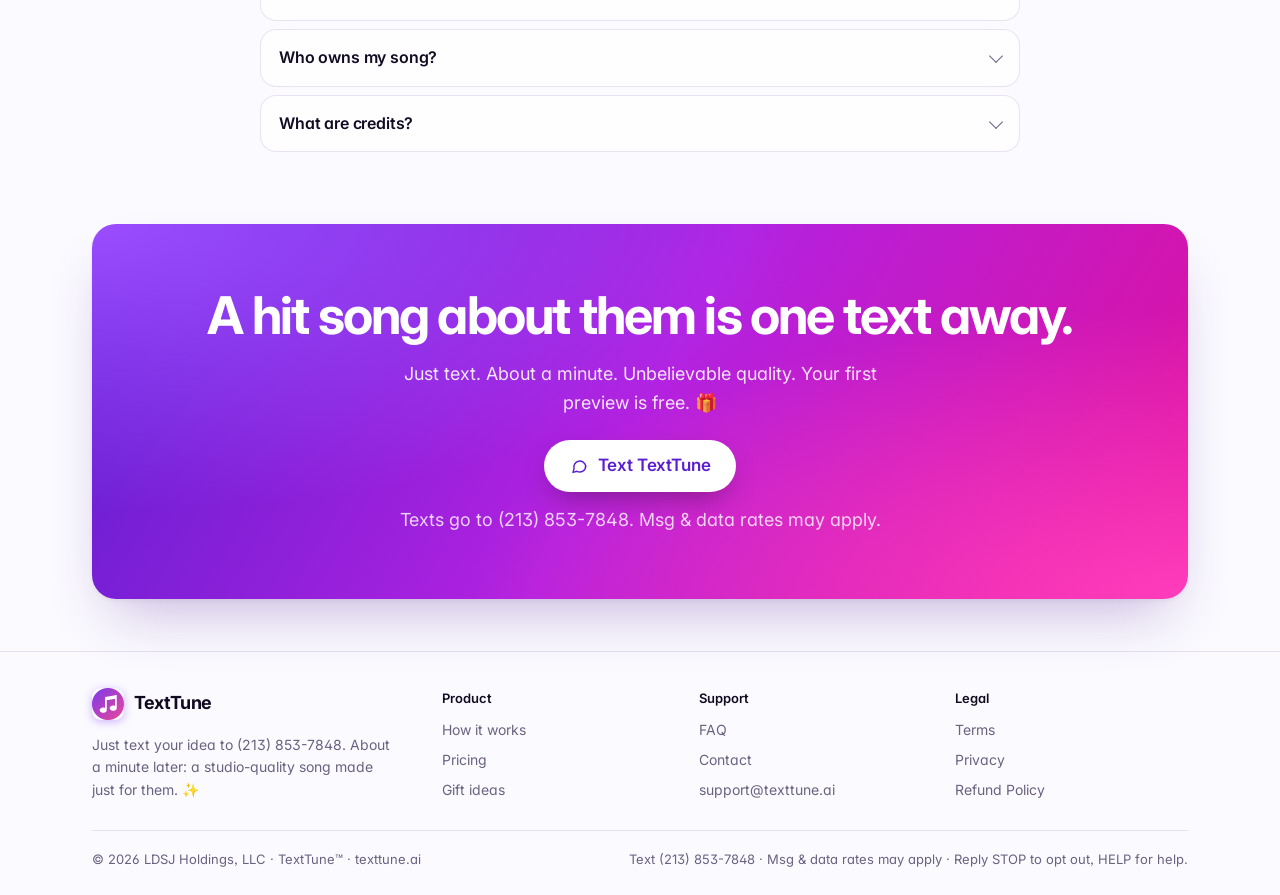
<file: pricing.html>
<!doctype html>
<html lang="en"><head><meta charset="utf-8"><meta name="viewport" content="width=device-width,initial-scale=1,viewport-fit=cover">
<title>Pricing · TextTune</title><meta name="description" content="TextTune pricing: studio-quality custom songs by text in about a minute. First preview free, then $3.99 per song, or 3 for $9.99 and 10 for $24.99.">
<link rel="canonical" href="https://texttune.ai/pricing.html">
<meta name="theme-color" content="#fbfaff" media="(prefers-color-scheme: light)"><meta name="theme-color" content="#08060f" media="(prefers-color-scheme: dark)"><meta name="color-scheme" content="light dark">
<meta property="og:type" content="website"><meta property="og:site_name" content="TextTune"><meta property="og:title" content="Pricing · TextTune"><meta property="og:description" content="TextTune pricing: studio-quality custom songs by text in about a minute. First preview free, then $3.99 per song, or 3 for $9.99 and 10 for $24.99."><meta property="og:url" content="https://texttune.ai/pricing.html"><meta property="og:image" content="https://texttune.ai/og.png"><meta property="og:image:width" content="1200"><meta property="og:image:height" content="630">
<meta name="twitter:card" content="summary_large_image"><meta name="twitter:title" content="Pricing · TextTune"><meta name="twitter:description" content="TextTune pricing: studio-quality custom songs by text in about a minute. First preview free, then $3.99 per song, or 3 for $9.99 and 10 for $24.99."><meta name="twitter:image" content="https://texttune.ai/og.png">
<link rel="icon" type="image/png" sizes="32x32" href="favicon-32.png"><link rel="icon" type="image/png" sizes="192x192" href="icon-192.png"><link rel="apple-touch-icon" href="apple-touch-icon.png"><link rel="manifest" href="site.webmanifest">
<link rel="preconnect" href="https://fonts.googleapis.com"><link rel="preconnect" href="https://fonts.gstatic.com" crossorigin>
<link rel="stylesheet" href="https://fonts.googleapis.com/css2?family=Inter:opsz,wght@14..32,400..700&amp;family=Instrument+Serif:ital@1&amp;display=swap">
<link rel="stylesheet" href="style.css">
<script>document.documentElement.className+=' js'</script>

</head><body>
<a class="skip" href="#main">Skip to content</a>
<div class="aurora" aria-hidden="true"><i></i><i></i><i></i></div><div class="grain" aria-hidden="true"></div>
<nav class="nav" aria-label="Main"><div class="w"><a class="brand" href="index.html"><img src="logo-256.png" alt="" width="32" height="32">TextTune</a>
<div class="links"><a href="how-it-works.html">How it works</a><a href="pricing.html" aria-current="page">Pricing</a><a href="gift-ideas.html">Gift ideas</a><a href="faq.html">FAQ</a><a href="contact.html">Contact</a></div>
<a class="btn p sm navcta" href="sms:+12138537848&amp;body=Song%20idea%3A%20"><svg viewBox="0 0 24 24" fill="none" stroke="currentColor" stroke-width="2" stroke-linecap="round" stroke-linejoin="round" aria-hidden="true"><path d="M21 12a8 8 0 0 1-11.6 7.1L4 20.5l1.4-5A8 8 0 1 1 21 12z"/></svg>Text a song idea</a>
<button class="menu-btn" aria-expanded="false" aria-controls="panel" aria-label="Menu"><span></span></button></div>
<div class="panel" id="panel" hidden><a href="how-it-works.html">How it works</a><a href="pricing.html">Pricing</a><a href="gift-ideas.html">Gift ideas</a><a href="faq.html">FAQ</a><a href="contact.html">Contact</a><a class="btn p" href="sms:+12138537848&amp;body=Song%20idea%3A%20"><svg viewBox="0 0 24 24" fill="none" stroke="currentColor" stroke-width="2" stroke-linecap="round" stroke-linejoin="round" aria-hidden="true"><path d="M21 12a8 8 0 0 1-11.6 7.1L4 20.5l1.4-5A8 8 0 1 1 21 12z"/></svg>Text a song idea</a></div></nav>
<main id="main" class="page"><header class="ph-head"><div class="w narrow"><span class="eyebrow rv"><span class="dot"></span>Pricing</span><h1 class="rv d1">Pricing</h1><p class="lead rv d2">Studio-quality custom songs in about a minute. Your first preview is free — then pay only for the songs you love.</p></div></header><section class=""><div class="w"><div class="plans">
<div class="card plan rv"><div class="nm">🎁 First preview</div><div class="pr">Free</div><div class="per">One per phone number</div><ul><li>Hear the quality for yourself</li><li>Full song, private listen link (48 hrs)</li><li>Up to 3 free remixes of it</li><li>No app, no account, no card</li></ul><a class="btn s" href="sms:+12138537848&amp;body=Song%20idea%3A%20">Get your free preview</a></div>
<div class="card plan rv d1"><div class="nm">🎤 Single song</div><div class="pr">$3.99</div><div class="per">Per song</div><ul><li>Studio-quality, made just for them</li><li>Unlocks your preview’s clean copy</li><li>1 free remix</li><li>You own your song 💜</li><li>Text <code>BUY 1</code></li></ul><a class="btn s" href="sms:+12138537848&amp;body=BUY%201">Text BUY 1</a></div>
<div class="card plan pop rv d2"><span class="badge">🌟 Most popular</span><div class="nm">3-song pack <span class="save">Save 16%</span></div><div class="pr">$9.99</div><div class="per">$3.33 per song</div><ul><li>3 song credits</li><li>Unlocks your preview with 1 credit</li><li>New songs arrive clean, right away</li><li>Credits don’t expire</li><li>Text <code>BUY 3</code></li></ul><a class="btn p" href="sms:+12138537848&amp;body=BUY%203">Text BUY 3</a></div>
<div class="card plan rv d3"><div class="nm">✨ 10-song pack <span class="save">Save 37%</span></div><div class="pr">$24.99</div><div class="per">$2.50 per song</div><ul><li>10 song credits</li><li>Perfect for every occasion this year</li><li>Credits don’t expire</li><li>Text <code>BUY 10</code></li></ul><a class="btn s" href="sms:+12138537848&amp;body=BUY%2010">Text BUY 10</a></div></div>
<p class="small rv" style="text-align:center;margin-top:24px">Text <code>BUY 1</code>, <code>BUY 3</code> or <code>BUY 10</code> to (213) 853-7848. Savings vs. the $3.99 single-song price. Each song includes 1 free remix; extra remixes are 1 credit.</p></div></section><section class=""><div class="w"><div class="narrow prose" style="margin:0 auto"><div class="card rv"><h2 style="margin-top:0">💳 How paying works</h2><ol class="ol-steps"><li>Your first song arrives as a free listen link: play the full song up to 3 times within 48 hours.</li><li>Love it? Tap “Keep it forever” on the listen page for $3.99, or buy a pack (1 credit unlocks your preview).</li><li>The song’s MP3 arrives in your messages and the page unlocks a download. 🎉</li></ol><p>With credits, new songs skip the preview: we use 1 credit and text you the clean song directly. If a song can’t be made, the credit comes back automatically. Credits don’t expire. Text <code>CREDITS</code> to check your balance. Prices are in USD. See our <a href="refund-policy.html">Refund Policy</a>.</p></div></div></div></section><section class=""><div class="w"><div class="narrow" style="margin:0 auto"><div class="sh"><span class="kicker rv"><span>FAQ</span></span><h2 class="rv d1">Pricing questions.</h2></div><div class="faq"><details class="rv"><summary>Do I need an app or account?</summary><div class="a"><p>No. Just text your idea. Your phone number is all we need.</p></div></details><details class="rv"><summary>What does it cost?</summary><div class="a"><p>Your first preview is free (one per phone number): a private link that plays the full song up to 3 times within 48 hours. Songs to keep are $3.99 each, or save with credit packs: 3 for $9.99 or 10 for $24.99. Credits don’t expire. See <a href="pricing.html">Pricing</a>.</p></div></details><details class="rv"><summary>Who owns my song?</summary><div class="a"><p>You do 💜 When the clean copy of a song you paid for (with a single purchase or a credit) is delivered, TextTune assigns you all of our rights in it. Songs we delivered free under earlier offers are yours too. Use it however you like, including commercially: share it, post it, sell it, stream it. Preview listen links, including your free preview, aren’t included until you keep the song. Songs made mostly by AI may not be copyrightable, so we can’t guarantee copyright protection, and you’re responsible for not infringing anyone else’s rights. See our <a href="terms.html">Terms</a>.</p></div></details><details class="rv"><summary>What are credits?</summary><div class="a"><p>One credit = one clean song (or one extra remix). Text <code>CREDITS</code> to see your balance. If you have credits, a new song request uses one automatically and the clean song arrives directly. If a song can’t be made, the credit comes right back. Credits don’t expire.</p></div></details></div></div></div></section><section class=""><div class="w"><div class="band rv"><h2>A hit song about them is one text away.</h2><p>Just text. About a minute. Unbelievable quality. Your first preview is free. 🎁</p><div class="ctas"><a class="btn" href="sms:+12138537848&amp;body=Song%20idea%3A%20"><svg viewBox="0 0 24 24" fill="none" stroke="currentColor" stroke-width="2" stroke-linecap="round" stroke-linejoin="round" aria-hidden="true"><path d="M21 12a8 8 0 0 1-11.6 7.1L4 20.5l1.4-5A8 8 0 1 1 21 12z"/></svg>Text TextTune</a></div><p class="small">Texts go to (213) 853-7848. Msg &amp; data rates may apply.</p></div></div></section></main>
<footer><div class="w"><div class="fgrid">
<div class="fb"><a class="brand" href="index.html"><img src="logo-256.png" alt="" width="32" height="32" loading="lazy">TextTune</a><p>Just text your idea to <a href="sms:+12138537848">(213) 853-7848</a>. About a minute later: a studio-quality song made just for them. ✨</p></div>
<div><h4>Product</h4><ul><li><a href="how-it-works.html">How it works</a></li><li><a href="pricing.html">Pricing</a></li><li><a href="gift-ideas.html">Gift ideas</a></li></ul></div>
<div><h4>Support</h4><ul><li><a href="faq.html">FAQ</a></li><li><a href="contact.html">Contact</a></li><li><a href="mailto:support@texttune.ai">support@texttune.ai</a></li></ul></div>
<div><h4>Legal</h4><ul><li><a href="terms.html">Terms</a></li><li><a href="privacy.html">Privacy</a></li><li><a href="refund-policy.html">Refund Policy</a></li></ul></div>
</div><div class="legal"><span>© 2026 LDSJ Holdings, LLC · TextTune™ · texttune.ai</span><span>Text <a href="sms:+12138537848">(213) 853-7848</a> · Msg &amp; data rates may apply · Reply STOP to opt out, HELP for help.</span></div></div></footer>
<script>
(function(){var d=document,n=d.querySelector('.nav'),b=d.querySelector('.menu-btn'),p=d.getElementById('panel');
if(b){b.addEventListener('click',function(){var o=b.getAttribute('aria-expanded')==='true';b.setAttribute('aria-expanded',String(!o));p.classList.toggle('open',!o);p.hidden=o;});
d.addEventListener('keydown',function(e){if(e.key==='Escape'&&b.getAttribute('aria-expanded')==='true'){b.click();b.focus();}});}
function s(){n.classList.toggle('scrolled',window.scrollY>4)}s();window.addEventListener('scroll',s,{passive:true});
var rm=window.matchMedia('(prefers-reduced-motion: reduce)').matches,els=d.querySelectorAll('.rv');
if(rm||!('IntersectionObserver' in window)){els.forEach(function(e){e.classList.add('in')});}
else{var io=new IntersectionObserver(function(es){es.forEach(function(e){if(e.isIntersecting){e.target.classList.add('in');io.unobserve(e.target);}})},{rootMargin:'0px 0px -8% 0px',threshold:.08});els.forEach(function(e){io.observe(e)});}
var ph=d.querySelector('.phone');if(ph){ph.classList.add('anim');}
})();
</script>
</body></html>
</file>
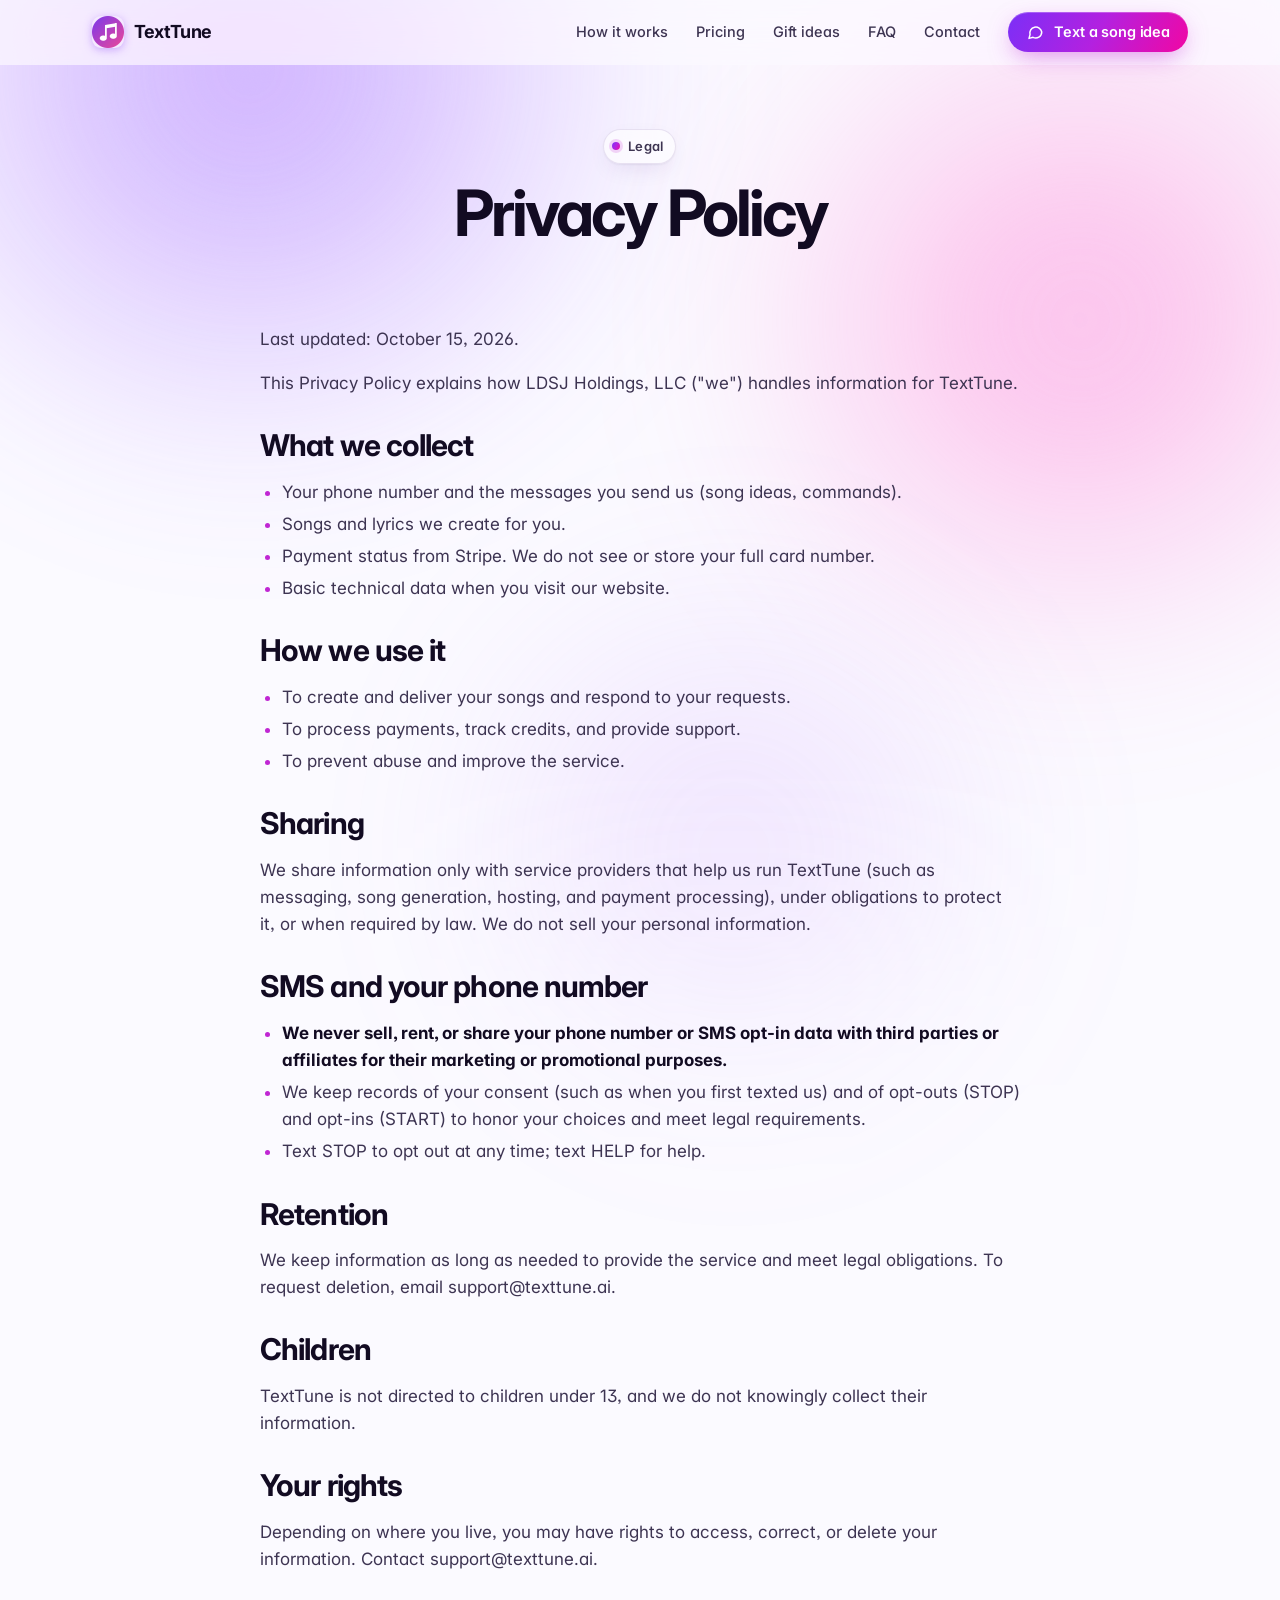
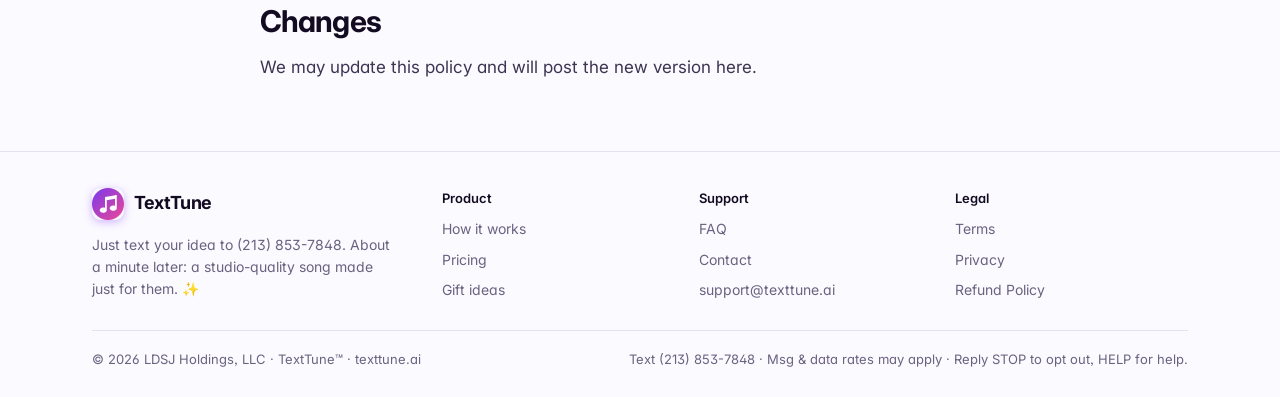
<file: privacy.html>
<!doctype html>
<html lang="en"><head><meta charset="utf-8"><meta name="viewport" content="width=device-width,initial-scale=1,viewport-fit=cover">
<title>Privacy Policy · TextTune</title><meta name="description" content="Just text an idea and get a studio-quality custom song back in about a minute. No app. No account. First preview free.">
<link rel="canonical" href="https://texttune.ai/privacy.html">
<meta name="theme-color" content="#fbfaff" media="(prefers-color-scheme: light)"><meta name="theme-color" content="#08060f" media="(prefers-color-scheme: dark)"><meta name="color-scheme" content="light dark">
<meta property="og:type" content="website"><meta property="og:site_name" content="TextTune"><meta property="og:title" content="Privacy Policy · TextTune"><meta property="og:description" content="Just text an idea and get a studio-quality custom song back in about a minute. No app. No account. First preview free."><meta property="og:url" content="https://texttune.ai/privacy.html"><meta property="og:image" content="https://texttune.ai/og.png"><meta property="og:image:width" content="1200"><meta property="og:image:height" content="630">
<meta name="twitter:card" content="summary_large_image"><meta name="twitter:title" content="Privacy Policy · TextTune"><meta name="twitter:description" content="Just text an idea and get a studio-quality custom song back in about a minute. No app. No account. First preview free."><meta name="twitter:image" content="https://texttune.ai/og.png">
<link rel="icon" type="image/png" sizes="32x32" href="favicon-32.png"><link rel="icon" type="image/png" sizes="192x192" href="icon-192.png"><link rel="apple-touch-icon" href="apple-touch-icon.png"><link rel="manifest" href="site.webmanifest">
<link rel="preconnect" href="https://fonts.googleapis.com"><link rel="preconnect" href="https://fonts.gstatic.com" crossorigin>
<link rel="stylesheet" href="https://fonts.googleapis.com/css2?family=Inter:opsz,wght@14..32,400..700&amp;family=Instrument+Serif:ital@1&amp;display=swap">
<link rel="stylesheet" href="style.css">
<script>document.documentElement.className+=' js'</script>

</head><body>
<a class="skip" href="#main">Skip to content</a>
<div class="aurora" aria-hidden="true"><i></i><i></i><i></i></div><div class="grain" aria-hidden="true"></div>
<nav class="nav" aria-label="Main"><div class="w"><a class="brand" href="index.html"><img src="logo-256.png" alt="" width="32" height="32">TextTune</a>
<div class="links"><a href="how-it-works.html">How it works</a><a href="pricing.html">Pricing</a><a href="gift-ideas.html">Gift ideas</a><a href="faq.html">FAQ</a><a href="contact.html">Contact</a></div>
<a class="btn p sm navcta" href="sms:+12138537848&amp;body=Song%20idea%3A%20"><svg viewBox="0 0 24 24" fill="none" stroke="currentColor" stroke-width="2" stroke-linecap="round" stroke-linejoin="round" aria-hidden="true"><path d="M21 12a8 8 0 0 1-11.6 7.1L4 20.5l1.4-5A8 8 0 1 1 21 12z"/></svg>Text a song idea</a>
<button class="menu-btn" aria-expanded="false" aria-controls="panel" aria-label="Menu"><span></span></button></div>
<div class="panel" id="panel" hidden><a href="how-it-works.html">How it works</a><a href="pricing.html">Pricing</a><a href="gift-ideas.html">Gift ideas</a><a href="faq.html">FAQ</a><a href="contact.html">Contact</a><a class="btn p" href="sms:+12138537848&amp;body=Song%20idea%3A%20"><svg viewBox="0 0 24 24" fill="none" stroke="currentColor" stroke-width="2" stroke-linecap="round" stroke-linejoin="round" aria-hidden="true"><path d="M21 12a8 8 0 0 1-11.6 7.1L4 20.5l1.4-5A8 8 0 1 1 21 12z"/></svg>Text a song idea</a></div></nav>
<main id="main" class="page"><header class="ph-head"><div class="w narrow"><span class="eyebrow rv"><span class="dot"></span>Legal</span><h1 class="rv d1">Privacy Policy</h1></div></header><section class=""><div class="w"><div class="narrow prose" style="margin:0 auto"><p class="muted">Last updated: October 15, 2026.</p><p>This Privacy Policy explains how LDSJ Holdings, LLC ("we") handles information for TextTune.</p>
<h2>What we collect</h2><ul><li>Your phone number and the messages you send us (song ideas, commands).</li><li>Songs and lyrics we create for you.</li><li>Payment status from Stripe. We do not see or store your full card number.</li><li>Basic technical data when you visit our website.</li></ul>
<h2>How we use it</h2><ul><li>To create and deliver your songs and respond to your requests.</li><li>To process payments, track credits, and provide support.</li><li>To prevent abuse and improve the service.</li></ul>
<h2>Sharing</h2><p>We share information only with service providers that help us run TextTune (such as messaging, song generation, hosting, and payment processing), under obligations to protect it, or when required by law. We do not sell your personal information.</p>
<h2>SMS and your phone number</h2><ul><li><b>We never sell, rent, or share your phone number or SMS opt-in data with third parties or affiliates for their marketing or promotional purposes.</b></li><li>We keep records of your consent (such as when you first texted us) and of opt-outs (STOP) and opt-ins (START) to honor your choices and meet legal requirements.</li><li>Text STOP to opt out at any time; text HELP for help.</li></ul>
<h2>Retention</h2><p>We keep information as long as needed to provide the service and meet legal obligations. To request deletion, email support@texttune.ai.</p>
<h2>Children</h2><p>TextTune is not directed to children under 13, and we do not knowingly collect their information.</p>
<h2>Your rights</h2><p>Depending on where you live, you may have rights to access, correct, or delete your information. Contact support@texttune.ai.</p><h2>Changes</h2><p>We may update this policy and will post the new version here.</p></div></div></section></main>
<footer><div class="w"><div class="fgrid">
<div class="fb"><a class="brand" href="index.html"><img src="logo-256.png" alt="" width="32" height="32" loading="lazy">TextTune</a><p>Just text your idea to <a href="sms:+12138537848">(213) 853-7848</a>. About a minute later: a studio-quality song made just for them. ✨</p></div>
<div><h4>Product</h4><ul><li><a href="how-it-works.html">How it works</a></li><li><a href="pricing.html">Pricing</a></li><li><a href="gift-ideas.html">Gift ideas</a></li></ul></div>
<div><h4>Support</h4><ul><li><a href="faq.html">FAQ</a></li><li><a href="contact.html">Contact</a></li><li><a href="mailto:support@texttune.ai">support@texttune.ai</a></li></ul></div>
<div><h4>Legal</h4><ul><li><a href="terms.html">Terms</a></li><li><a href="privacy.html">Privacy</a></li><li><a href="refund-policy.html">Refund Policy</a></li></ul></div>
</div><div class="legal"><span>© 2026 LDSJ Holdings, LLC · TextTune™ · texttune.ai</span><span>Text <a href="sms:+12138537848">(213) 853-7848</a> · Msg &amp; data rates may apply · Reply STOP to opt out, HELP for help.</span></div></div></footer>
<script>
(function(){var d=document,n=d.querySelector('.nav'),b=d.querySelector('.menu-btn'),p=d.getElementById('panel');
if(b){b.addEventListener('click',function(){var o=b.getAttribute('aria-expanded')==='true';b.setAttribute('aria-expanded',String(!o));p.classList.toggle('open',!o);p.hidden=o;});
d.addEventListener('keydown',function(e){if(e.key==='Escape'&&b.getAttribute('aria-expanded')==='true'){b.click();b.focus();}});}
function s(){n.classList.toggle('scrolled',window.scrollY>4)}s();window.addEventListener('scroll',s,{passive:true});
var rm=window.matchMedia('(prefers-reduced-motion: reduce)').matches,els=d.querySelectorAll('.rv');
if(rm||!('IntersectionObserver' in window)){els.forEach(function(e){e.classList.add('in')});}
else{var io=new IntersectionObserver(function(es){es.forEach(function(e){if(e.isIntersecting){e.target.classList.add('in');io.unobserve(e.target);}})},{rootMargin:'0px 0px -8% 0px',threshold:.08});els.forEach(function(e){io.observe(e)});}
var ph=d.querySelector('.phone');if(ph){ph.classList.add('anim');}
})();
</script>
</body></html>
</file>
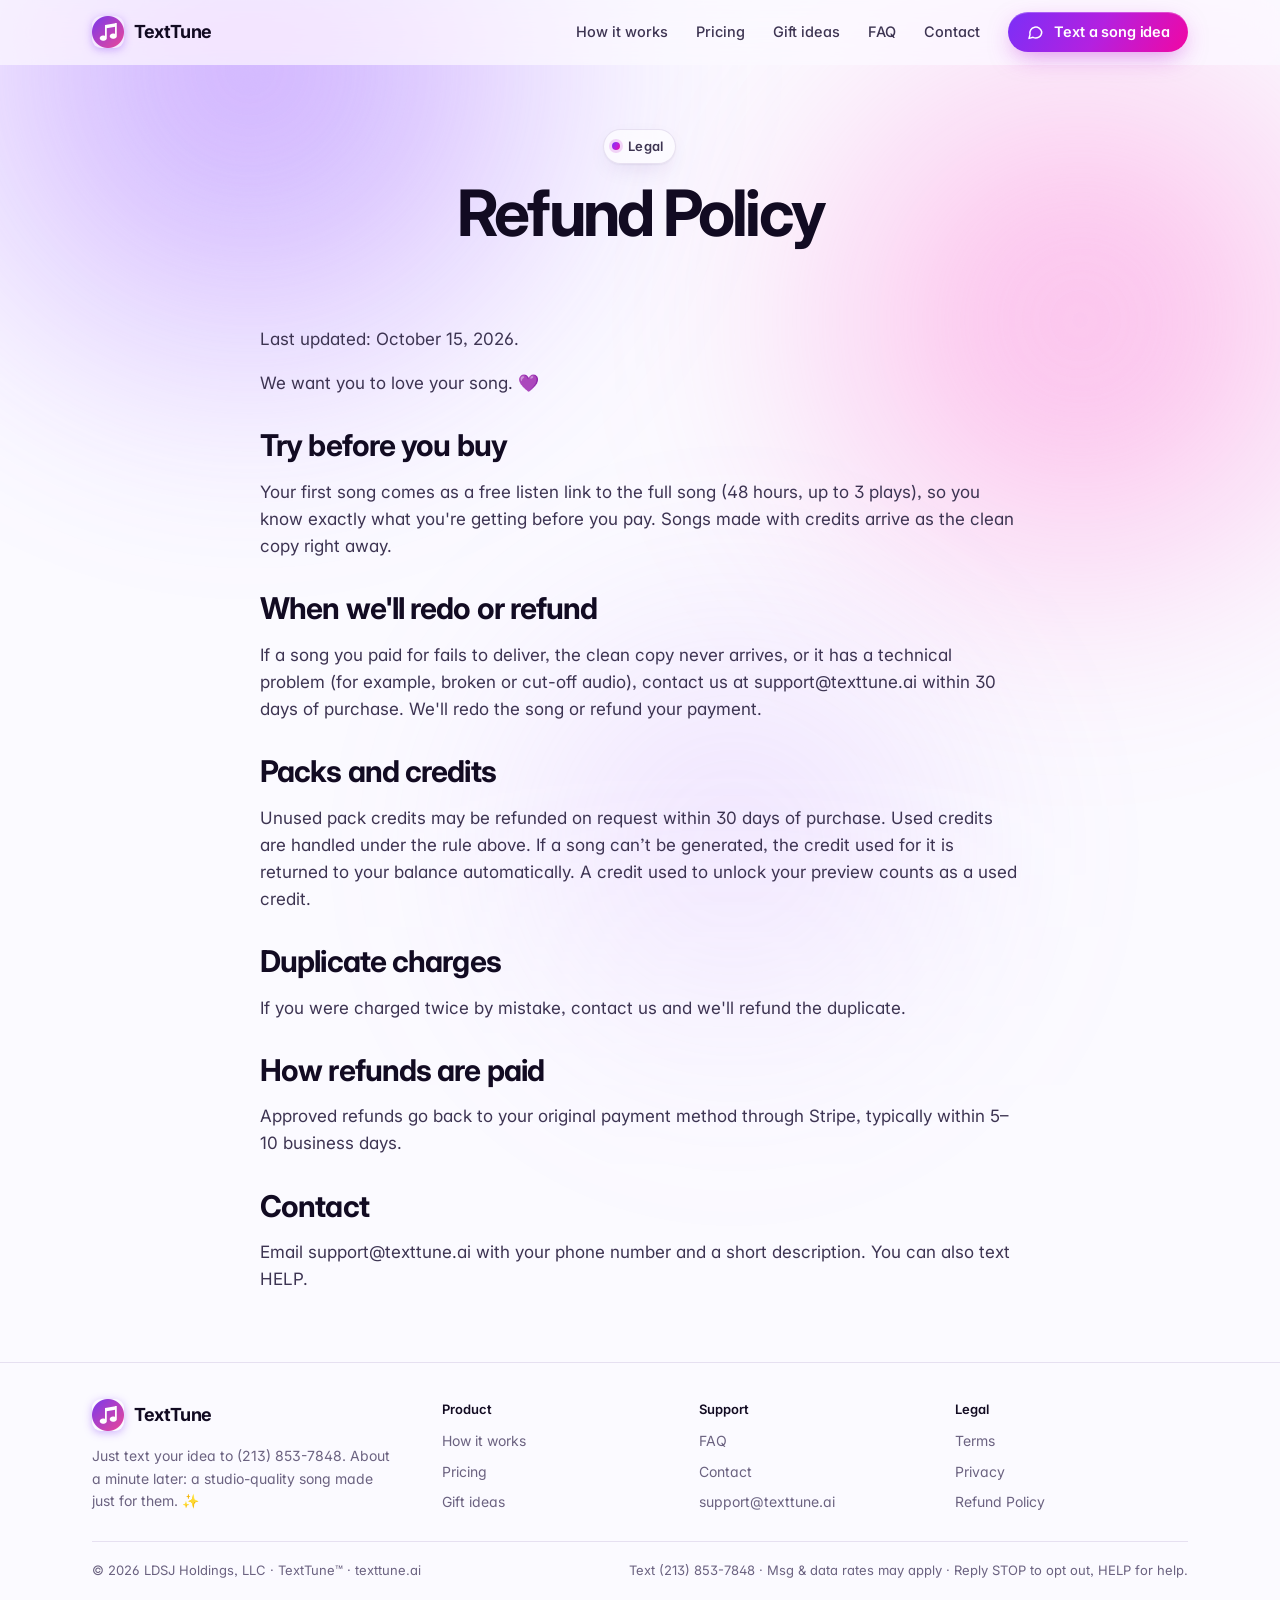
<file: refund-policy.html>
<!doctype html>
<html lang="en"><head><meta charset="utf-8"><meta name="viewport" content="width=device-width,initial-scale=1,viewport-fit=cover">
<title>Refund Policy · TextTune</title><meta name="description" content="Just text an idea and get a studio-quality custom song back in about a minute. No app. No account. First preview free.">
<link rel="canonical" href="https://texttune.ai/refund-policy.html">
<meta name="theme-color" content="#fbfaff" media="(prefers-color-scheme: light)"><meta name="theme-color" content="#08060f" media="(prefers-color-scheme: dark)"><meta name="color-scheme" content="light dark">
<meta property="og:type" content="website"><meta property="og:site_name" content="TextTune"><meta property="og:title" content="Refund Policy · TextTune"><meta property="og:description" content="Just text an idea and get a studio-quality custom song back in about a minute. No app. No account. First preview free."><meta property="og:url" content="https://texttune.ai/refund-policy.html"><meta property="og:image" content="https://texttune.ai/og.png"><meta property="og:image:width" content="1200"><meta property="og:image:height" content="630">
<meta name="twitter:card" content="summary_large_image"><meta name="twitter:title" content="Refund Policy · TextTune"><meta name="twitter:description" content="Just text an idea and get a studio-quality custom song back in about a minute. No app. No account. First preview free."><meta name="twitter:image" content="https://texttune.ai/og.png">
<link rel="icon" type="image/png" sizes="32x32" href="favicon-32.png"><link rel="icon" type="image/png" sizes="192x192" href="icon-192.png"><link rel="apple-touch-icon" href="apple-touch-icon.png"><link rel="manifest" href="site.webmanifest">
<link rel="preconnect" href="https://fonts.googleapis.com"><link rel="preconnect" href="https://fonts.gstatic.com" crossorigin>
<link rel="stylesheet" href="https://fonts.googleapis.com/css2?family=Inter:opsz,wght@14..32,400..700&amp;family=Instrument+Serif:ital@1&amp;display=swap">
<link rel="stylesheet" href="style.css">
<script>document.documentElement.className+=' js'</script>

</head><body>
<a class="skip" href="#main">Skip to content</a>
<div class="aurora" aria-hidden="true"><i></i><i></i><i></i></div><div class="grain" aria-hidden="true"></div>
<nav class="nav" aria-label="Main"><div class="w"><a class="brand" href="index.html"><img src="logo-256.png" alt="" width="32" height="32">TextTune</a>
<div class="links"><a href="how-it-works.html">How it works</a><a href="pricing.html">Pricing</a><a href="gift-ideas.html">Gift ideas</a><a href="faq.html">FAQ</a><a href="contact.html">Contact</a></div>
<a class="btn p sm navcta" href="sms:+12138537848&amp;body=Song%20idea%3A%20"><svg viewBox="0 0 24 24" fill="none" stroke="currentColor" stroke-width="2" stroke-linecap="round" stroke-linejoin="round" aria-hidden="true"><path d="M21 12a8 8 0 0 1-11.6 7.1L4 20.5l1.4-5A8 8 0 1 1 21 12z"/></svg>Text a song idea</a>
<button class="menu-btn" aria-expanded="false" aria-controls="panel" aria-label="Menu"><span></span></button></div>
<div class="panel" id="panel" hidden><a href="how-it-works.html">How it works</a><a href="pricing.html">Pricing</a><a href="gift-ideas.html">Gift ideas</a><a href="faq.html">FAQ</a><a href="contact.html">Contact</a><a class="btn p" href="sms:+12138537848&amp;body=Song%20idea%3A%20"><svg viewBox="0 0 24 24" fill="none" stroke="currentColor" stroke-width="2" stroke-linecap="round" stroke-linejoin="round" aria-hidden="true"><path d="M21 12a8 8 0 0 1-11.6 7.1L4 20.5l1.4-5A8 8 0 1 1 21 12z"/></svg>Text a song idea</a></div></nav>
<main id="main" class="page"><header class="ph-head"><div class="w narrow"><span class="eyebrow rv"><span class="dot"></span>Legal</span><h1 class="rv d1">Refund Policy</h1></div></header><section class=""><div class="w"><div class="narrow prose" style="margin:0 auto"><p class="muted">Last updated: October 15, 2026.</p><p>We want you to love your song. 💜</p><h2>Try before you buy</h2><p>Your first song comes as a free listen link to the full song (48 hours, up to 3 plays), so you know exactly what you're getting before you pay. Songs made with credits arrive as the clean copy right away.</p>
<h2>When we'll redo or refund</h2><p>If a song you paid for fails to deliver, the clean copy never arrives, or it has a technical problem (for example, broken or cut-off audio), contact us at support@texttune.ai within 30 days of purchase. We'll redo the song or refund your payment.</p>
<h2>Packs and credits</h2><p>Unused pack credits may be refunded on request within 30 days of purchase. Used credits are handled under the rule above. If a song can’t be generated, the credit used for it is returned to your balance automatically. A credit used to unlock your preview counts as a used credit.</p>
<h2>Duplicate charges</h2><p>If you were charged twice by mistake, contact us and we'll refund the duplicate.</p>
<h2>How refunds are paid</h2><p>Approved refunds go back to your original payment method through Stripe, typically within 5–10 business days.</p>
<h2>Contact</h2><p>Email support@texttune.ai with your phone number and a short description. You can also text HELP.</p></div></div></section></main>
<footer><div class="w"><div class="fgrid">
<div class="fb"><a class="brand" href="index.html"><img src="logo-256.png" alt="" width="32" height="32" loading="lazy">TextTune</a><p>Just text your idea to <a href="sms:+12138537848">(213) 853-7848</a>. About a minute later: a studio-quality song made just for them. ✨</p></div>
<div><h4>Product</h4><ul><li><a href="how-it-works.html">How it works</a></li><li><a href="pricing.html">Pricing</a></li><li><a href="gift-ideas.html">Gift ideas</a></li></ul></div>
<div><h4>Support</h4><ul><li><a href="faq.html">FAQ</a></li><li><a href="contact.html">Contact</a></li><li><a href="mailto:support@texttune.ai">support@texttune.ai</a></li></ul></div>
<div><h4>Legal</h4><ul><li><a href="terms.html">Terms</a></li><li><a href="privacy.html">Privacy</a></li><li><a href="refund-policy.html">Refund Policy</a></li></ul></div>
</div><div class="legal"><span>© 2026 LDSJ Holdings, LLC · TextTune™ · texttune.ai</span><span>Text <a href="sms:+12138537848">(213) 853-7848</a> · Msg &amp; data rates may apply · Reply STOP to opt out, HELP for help.</span></div></div></footer>
<script>
(function(){var d=document,n=d.querySelector('.nav'),b=d.querySelector('.menu-btn'),p=d.getElementById('panel');
if(b){b.addEventListener('click',function(){var o=b.getAttribute('aria-expanded')==='true';b.setAttribute('aria-expanded',String(!o));p.classList.toggle('open',!o);p.hidden=o;});
d.addEventListener('keydown',function(e){if(e.key==='Escape'&&b.getAttribute('aria-expanded')==='true'){b.click();b.focus();}});}
function s(){n.classList.toggle('scrolled',window.scrollY>4)}s();window.addEventListener('scroll',s,{passive:true});
var rm=window.matchMedia('(prefers-reduced-motion: reduce)').matches,els=d.querySelectorAll('.rv');
if(rm||!('IntersectionObserver' in window)){els.forEach(function(e){e.classList.add('in')});}
else{var io=new IntersectionObserver(function(es){es.forEach(function(e){if(e.isIntersecting){e.target.classList.add('in');io.unobserve(e.target);}})},{rootMargin:'0px 0px -8% 0px',threshold:.08});els.forEach(function(e){io.observe(e)});}
var ph=d.querySelector('.phone');if(ph){ph.classList.add('anim');}
})();
</script>
</body></html>
</file>
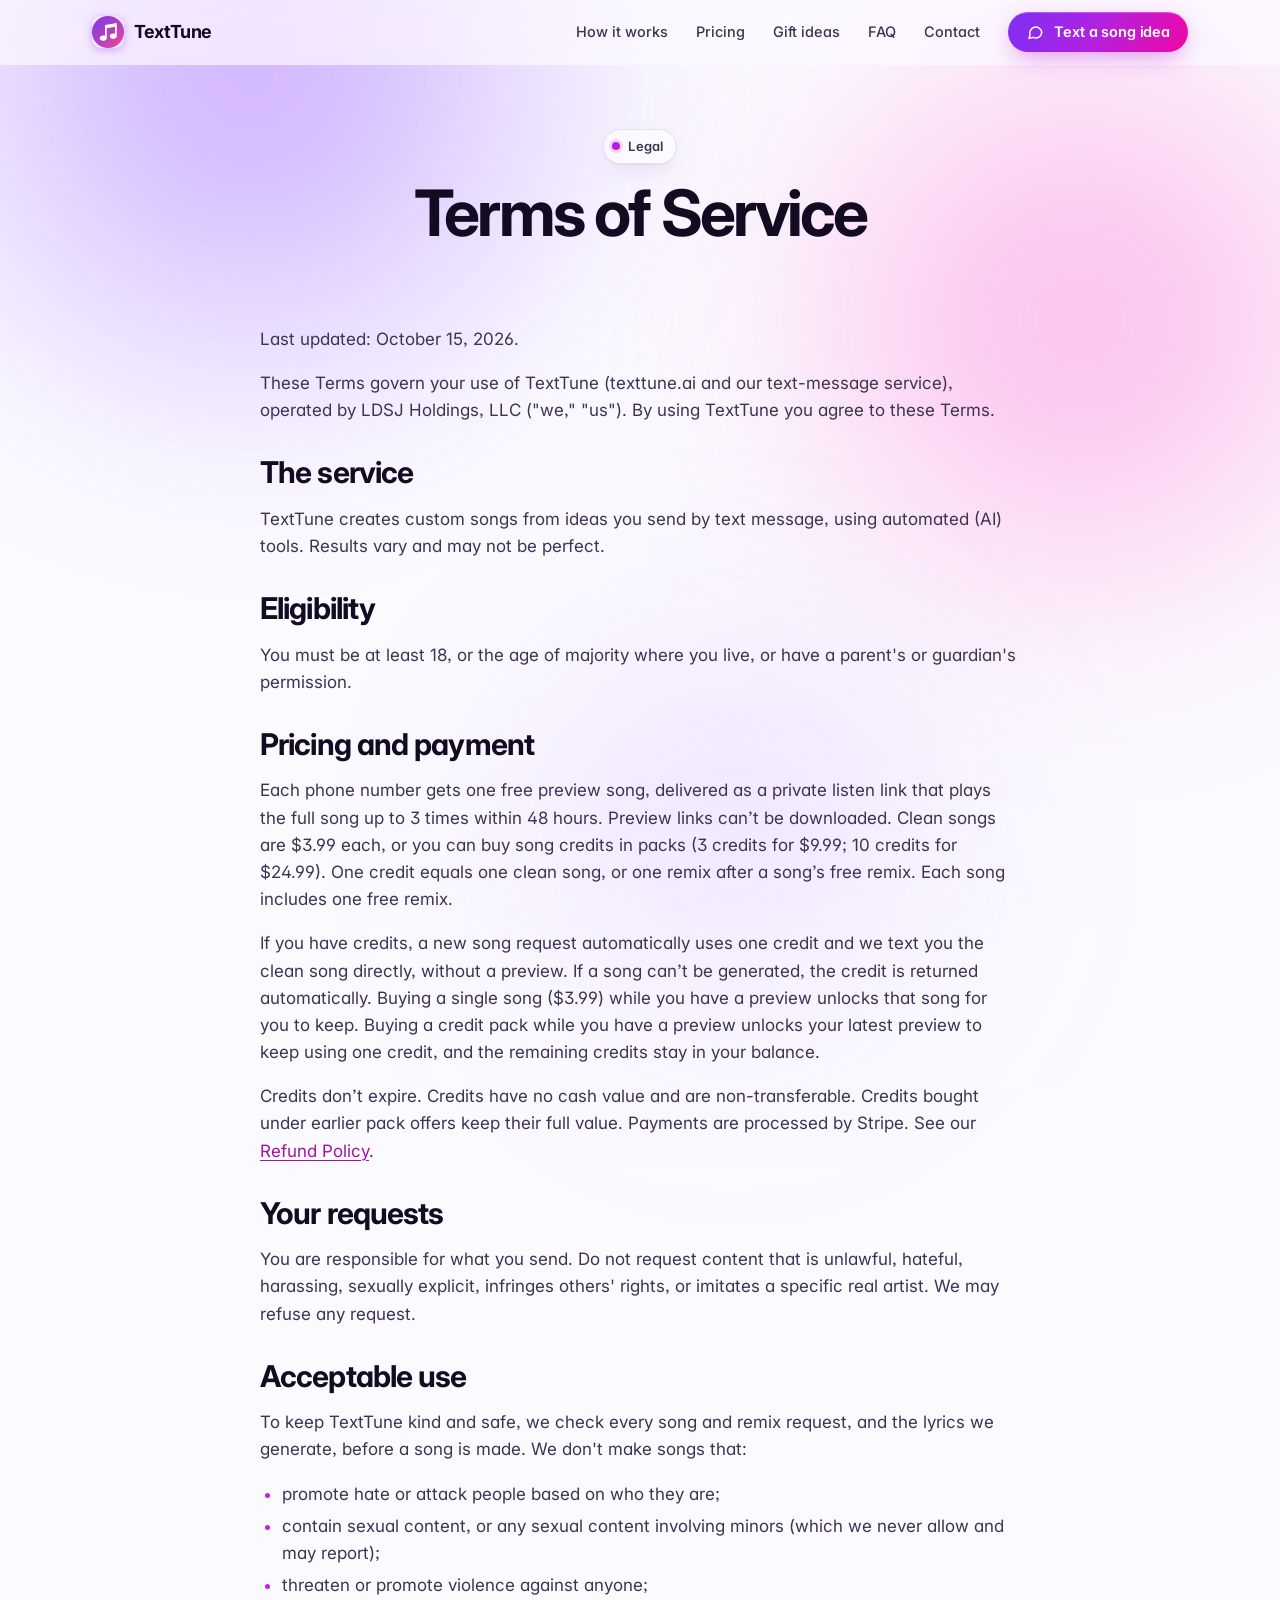
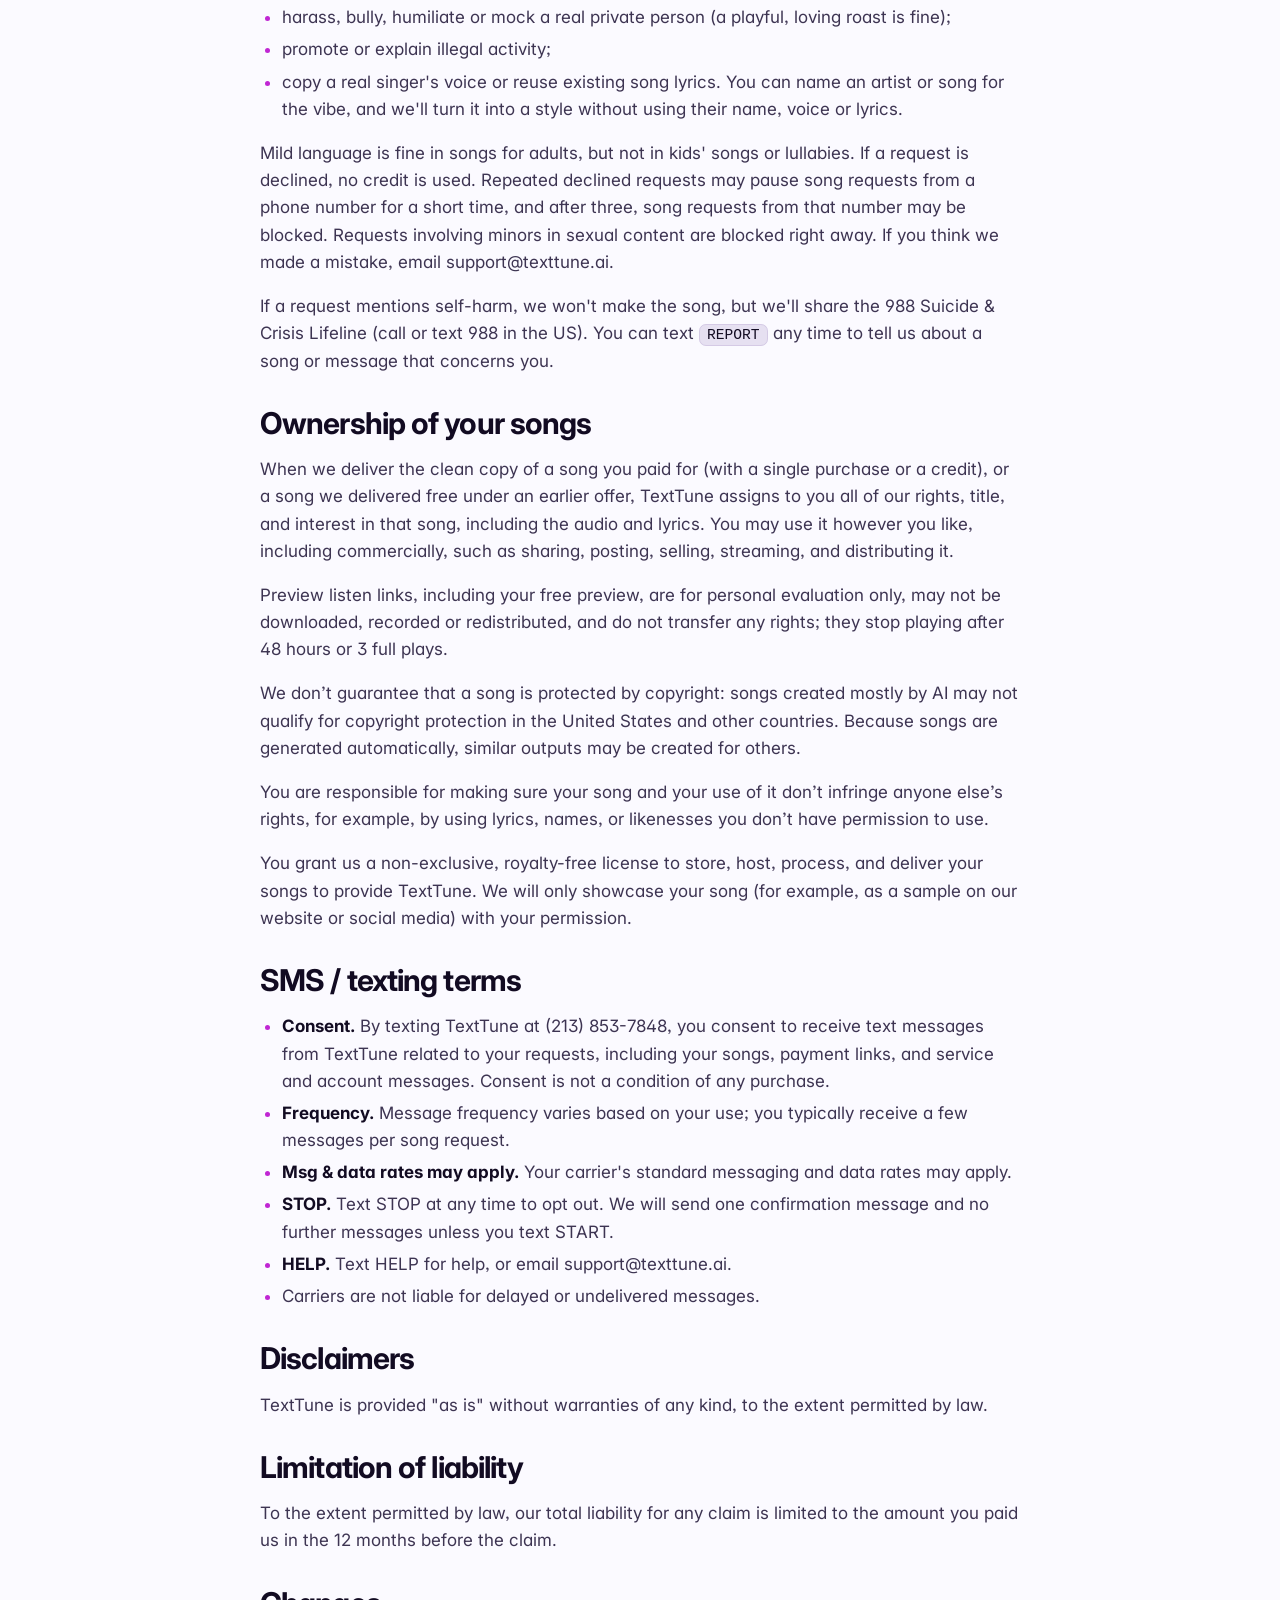
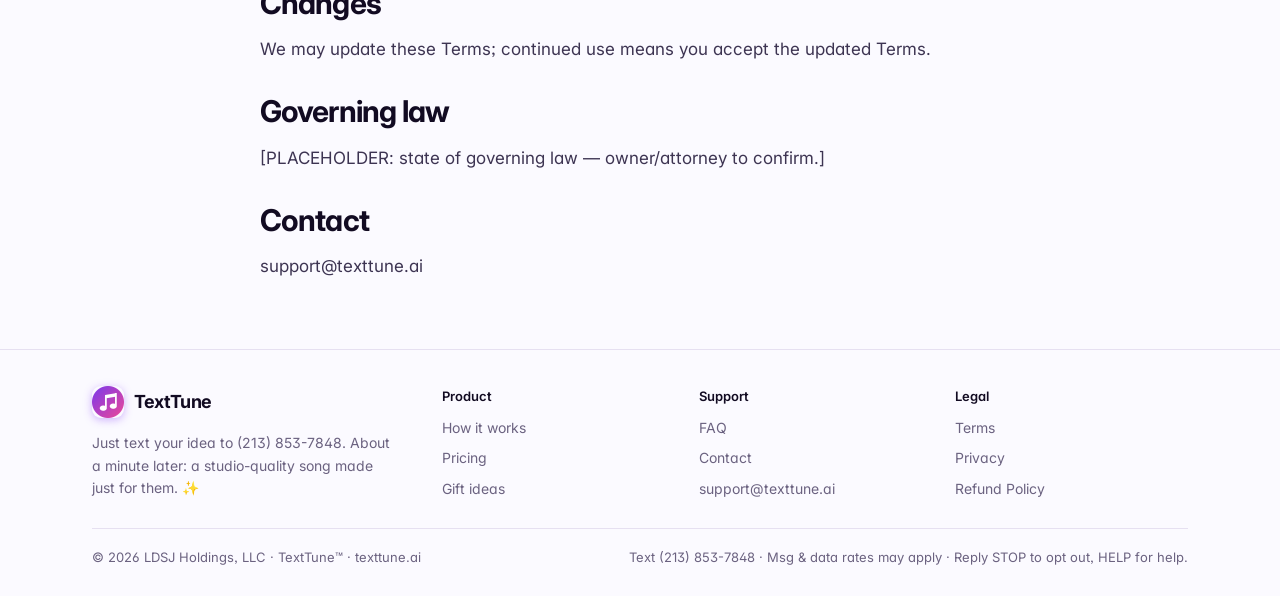
<file: terms.html>
<!doctype html>
<html lang="en"><head><meta charset="utf-8"><meta name="viewport" content="width=device-width,initial-scale=1,viewport-fit=cover">
<title>Terms of Service · TextTune</title><meta name="description" content="Just text an idea and get a studio-quality custom song back in about a minute. No app. No account. First preview free.">
<link rel="canonical" href="https://texttune.ai/terms.html">
<meta name="theme-color" content="#fbfaff" media="(prefers-color-scheme: light)"><meta name="theme-color" content="#08060f" media="(prefers-color-scheme: dark)"><meta name="color-scheme" content="light dark">
<meta property="og:type" content="website"><meta property="og:site_name" content="TextTune"><meta property="og:title" content="Terms of Service · TextTune"><meta property="og:description" content="Just text an idea and get a studio-quality custom song back in about a minute. No app. No account. First preview free."><meta property="og:url" content="https://texttune.ai/terms.html"><meta property="og:image" content="https://texttune.ai/og.png"><meta property="og:image:width" content="1200"><meta property="og:image:height" content="630">
<meta name="twitter:card" content="summary_large_image"><meta name="twitter:title" content="Terms of Service · TextTune"><meta name="twitter:description" content="Just text an idea and get a studio-quality custom song back in about a minute. No app. No account. First preview free."><meta name="twitter:image" content="https://texttune.ai/og.png">
<link rel="icon" type="image/png" sizes="32x32" href="favicon-32.png"><link rel="icon" type="image/png" sizes="192x192" href="icon-192.png"><link rel="apple-touch-icon" href="apple-touch-icon.png"><link rel="manifest" href="site.webmanifest">
<link rel="preconnect" href="https://fonts.googleapis.com"><link rel="preconnect" href="https://fonts.gstatic.com" crossorigin>
<link rel="stylesheet" href="https://fonts.googleapis.com/css2?family=Inter:opsz,wght@14..32,400..700&amp;family=Instrument+Serif:ital@1&amp;display=swap">
<link rel="stylesheet" href="style.css">
<script>document.documentElement.className+=' js'</script>

</head><body>
<a class="skip" href="#main">Skip to content</a>
<div class="aurora" aria-hidden="true"><i></i><i></i><i></i></div><div class="grain" aria-hidden="true"></div>
<nav class="nav" aria-label="Main"><div class="w"><a class="brand" href="index.html"><img src="logo-256.png" alt="" width="32" height="32">TextTune</a>
<div class="links"><a href="how-it-works.html">How it works</a><a href="pricing.html">Pricing</a><a href="gift-ideas.html">Gift ideas</a><a href="faq.html">FAQ</a><a href="contact.html">Contact</a></div>
<a class="btn p sm navcta" href="sms:+12138537848&amp;body=Song%20idea%3A%20"><svg viewBox="0 0 24 24" fill="none" stroke="currentColor" stroke-width="2" stroke-linecap="round" stroke-linejoin="round" aria-hidden="true"><path d="M21 12a8 8 0 0 1-11.6 7.1L4 20.5l1.4-5A8 8 0 1 1 21 12z"/></svg>Text a song idea</a>
<button class="menu-btn" aria-expanded="false" aria-controls="panel" aria-label="Menu"><span></span></button></div>
<div class="panel" id="panel" hidden><a href="how-it-works.html">How it works</a><a href="pricing.html">Pricing</a><a href="gift-ideas.html">Gift ideas</a><a href="faq.html">FAQ</a><a href="contact.html">Contact</a><a class="btn p" href="sms:+12138537848&amp;body=Song%20idea%3A%20"><svg viewBox="0 0 24 24" fill="none" stroke="currentColor" stroke-width="2" stroke-linecap="round" stroke-linejoin="round" aria-hidden="true"><path d="M21 12a8 8 0 0 1-11.6 7.1L4 20.5l1.4-5A8 8 0 1 1 21 12z"/></svg>Text a song idea</a></div></nav>
<main id="main" class="page"><header class="ph-head"><div class="w narrow"><span class="eyebrow rv"><span class="dot"></span>Legal</span><h1 class="rv d1">Terms of Service</h1></div></header><section class=""><div class="w"><div class="narrow prose" style="margin:0 auto"><p class="muted">Last updated: October 15, 2026.</p><p>These Terms govern your use of TextTune (texttune.ai and our text-message service), operated by LDSJ Holdings, LLC ("we," "us"). By using TextTune you agree to these Terms.</p>
<h2>The service</h2><p>TextTune creates custom songs from ideas you send by text message, using automated (AI) tools. Results vary and may not be perfect.</p>
<h2>Eligibility</h2><p>You must be at least 18, or the age of majority where you live, or have a parent's or guardian's permission.</p>
<h2>Pricing and payment</h2><p>Each phone number gets one free preview song, delivered as a private listen link that plays the full song up to 3 times within 48 hours. Preview links can’t be downloaded. Clean songs are $3.99 each, or you can buy song credits in packs (3 credits for $9.99; 10 credits for $24.99). One credit equals one clean song, or one remix after a song’s free remix. Each song includes one free remix.</p><p>If you have credits, a new song request automatically uses one credit and we text you the clean song directly, without a preview. If a song can’t be generated, the credit is returned automatically. Buying a single song ($3.99) while you have a preview unlocks that song for you to keep. Buying a credit pack while you have a preview unlocks your latest preview to keep using one credit, and the remaining credits stay in your balance.</p><p>Credits don’t expire. Credits have no cash value and are non-transferable. Credits bought under earlier pack offers keep their full value. Payments are processed by Stripe. See our <a href="refund-policy.html">Refund Policy</a>.</p>
<h2>Your requests</h2><p>You are responsible for what you send. Do not request content that is unlawful, hateful, harassing, sexually explicit, infringes others' rights, or imitates a specific real artist. We may refuse any request.</p>
<h2>Acceptable use</h2><p>To keep TextTune kind and safe, we check every song and remix request, and the lyrics we generate, before a song is made. We don't make songs that:</p><ul><li>promote hate or attack people based on who they are;</li><li>contain sexual content, or any sexual content involving minors (which we never allow and may report);</li><li>threaten or promote violence against anyone;</li><li>harass, bully, humiliate or mock a real private person (a playful, loving roast is fine);</li><li>promote or explain illegal activity;</li><li>copy a real singer's voice or reuse existing song lyrics. You can name an artist or song for the vibe, and we'll turn it into a style without using their name, voice or lyrics.</li></ul><p>Mild language is fine in songs for adults, but not in kids' songs or lullabies. If a request is declined, no credit is used. Repeated declined requests may pause song requests from a phone number for a short time, and after three, song requests from that number may be blocked. Requests involving minors in sexual content are blocked right away. If you think we made a mistake, email support@texttune.ai.</p><p>If a request mentions self-harm, we won't make the song, but we'll share the 988 Suicide &amp; Crisis Lifeline (call or text 988 in the US). You can text <code>REPORT</code> any time to tell us about a song or message that concerns you.</p>
<h2>Ownership of your songs</h2><p>When we deliver the clean copy of a song you paid for (with a single purchase or a credit), or a song we delivered free under an earlier offer, TextTune assigns to you all of our rights, title, and interest in that song, including the audio and lyrics. You may use it however you like, including commercially, such as sharing, posting, selling, streaming, and distributing it.</p><p>Preview listen links, including your free preview, are for personal evaluation only, may not be downloaded, recorded or redistributed, and do not transfer any rights; they stop playing after 48 hours or 3 full plays.</p><p>We don’t guarantee that a song is protected by copyright: songs created mostly by AI may not qualify for copyright protection in the United States and other countries. Because songs are generated automatically, similar outputs may be created for others.</p><p>You are responsible for making sure your song and your use of it don’t infringe anyone else’s rights, for example, by using lyrics, names, or likenesses you don’t have permission to use.</p><p>You grant us a non-exclusive, royalty-free license to store, host, process, and deliver your songs to provide TextTune. We will only showcase your song (for example, as a sample on our website or social media) with your permission.</p>
<h2>SMS / texting terms</h2><ul><li><b>Consent.</b> By texting TextTune at (213) 853-7848, you consent to receive text messages from TextTune related to your requests, including your songs, payment links, and service and account messages. Consent is not a condition of any purchase.</li><li><b>Frequency.</b> Message frequency varies based on your use; you typically receive a few messages per song request.</li><li><b>Msg &amp; data rates may apply.</b> Your carrier's standard messaging and data rates may apply.</li><li><b>STOP.</b> Text STOP at any time to opt out. We will send one confirmation message and no further messages unless you text START.</li><li><b>HELP.</b> Text HELP for help, or email support@texttune.ai.</li><li>Carriers are not liable for delayed or undelivered messages.</li></ul>
<h2>Disclaimers</h2><p>TextTune is provided "as is" without warranties of any kind, to the extent permitted by law.</p><h2>Limitation of liability</h2><p>To the extent permitted by law, our total liability for any claim is limited to the amount you paid us in the 12 months before the claim.</p>
<h2>Changes</h2><p>We may update these Terms; continued use means you accept the updated Terms.</p><h2>Governing law</h2><p>[PLACEHOLDER: state of governing law — owner/attorney to confirm.]</p><h2>Contact</h2><p>support@texttune.ai</p></div></div></section></main>
<footer><div class="w"><div class="fgrid">
<div class="fb"><a class="brand" href="index.html"><img src="logo-256.png" alt="" width="32" height="32" loading="lazy">TextTune</a><p>Just text your idea to <a href="sms:+12138537848">(213) 853-7848</a>. About a minute later: a studio-quality song made just for them. ✨</p></div>
<div><h4>Product</h4><ul><li><a href="how-it-works.html">How it works</a></li><li><a href="pricing.html">Pricing</a></li><li><a href="gift-ideas.html">Gift ideas</a></li></ul></div>
<div><h4>Support</h4><ul><li><a href="faq.html">FAQ</a></li><li><a href="contact.html">Contact</a></li><li><a href="mailto:support@texttune.ai">support@texttune.ai</a></li></ul></div>
<div><h4>Legal</h4><ul><li><a href="terms.html">Terms</a></li><li><a href="privacy.html">Privacy</a></li><li><a href="refund-policy.html">Refund Policy</a></li></ul></div>
</div><div class="legal"><span>© 2026 LDSJ Holdings, LLC · TextTune™ · texttune.ai</span><span>Text <a href="sms:+12138537848">(213) 853-7848</a> · Msg &amp; data rates may apply · Reply STOP to opt out, HELP for help.</span></div></div></footer>
<script>
(function(){var d=document,n=d.querySelector('.nav'),b=d.querySelector('.menu-btn'),p=d.getElementById('panel');
if(b){b.addEventListener('click',function(){var o=b.getAttribute('aria-expanded')==='true';b.setAttribute('aria-expanded',String(!o));p.classList.toggle('open',!o);p.hidden=o;});
d.addEventListener('keydown',function(e){if(e.key==='Escape'&&b.getAttribute('aria-expanded')==='true'){b.click();b.focus();}});}
function s(){n.classList.toggle('scrolled',window.scrollY>4)}s();window.addEventListener('scroll',s,{passive:true});
var rm=window.matchMedia('(prefers-reduced-motion: reduce)').matches,els=d.querySelectorAll('.rv');
if(rm||!('IntersectionObserver' in window)){els.forEach(function(e){e.classList.add('in')});}
else{var io=new IntersectionObserver(function(es){es.forEach(function(e){if(e.isIntersecting){e.target.classList.add('in');io.unobserve(e.target);}})},{rootMargin:'0px 0px -8% 0px',threshold:.08});els.forEach(function(e){io.observe(e)});}
var ph=d.querySelector('.phone');if(ph){ph.classList.add('anim');}
})();
</script>
</body></html>
</file>
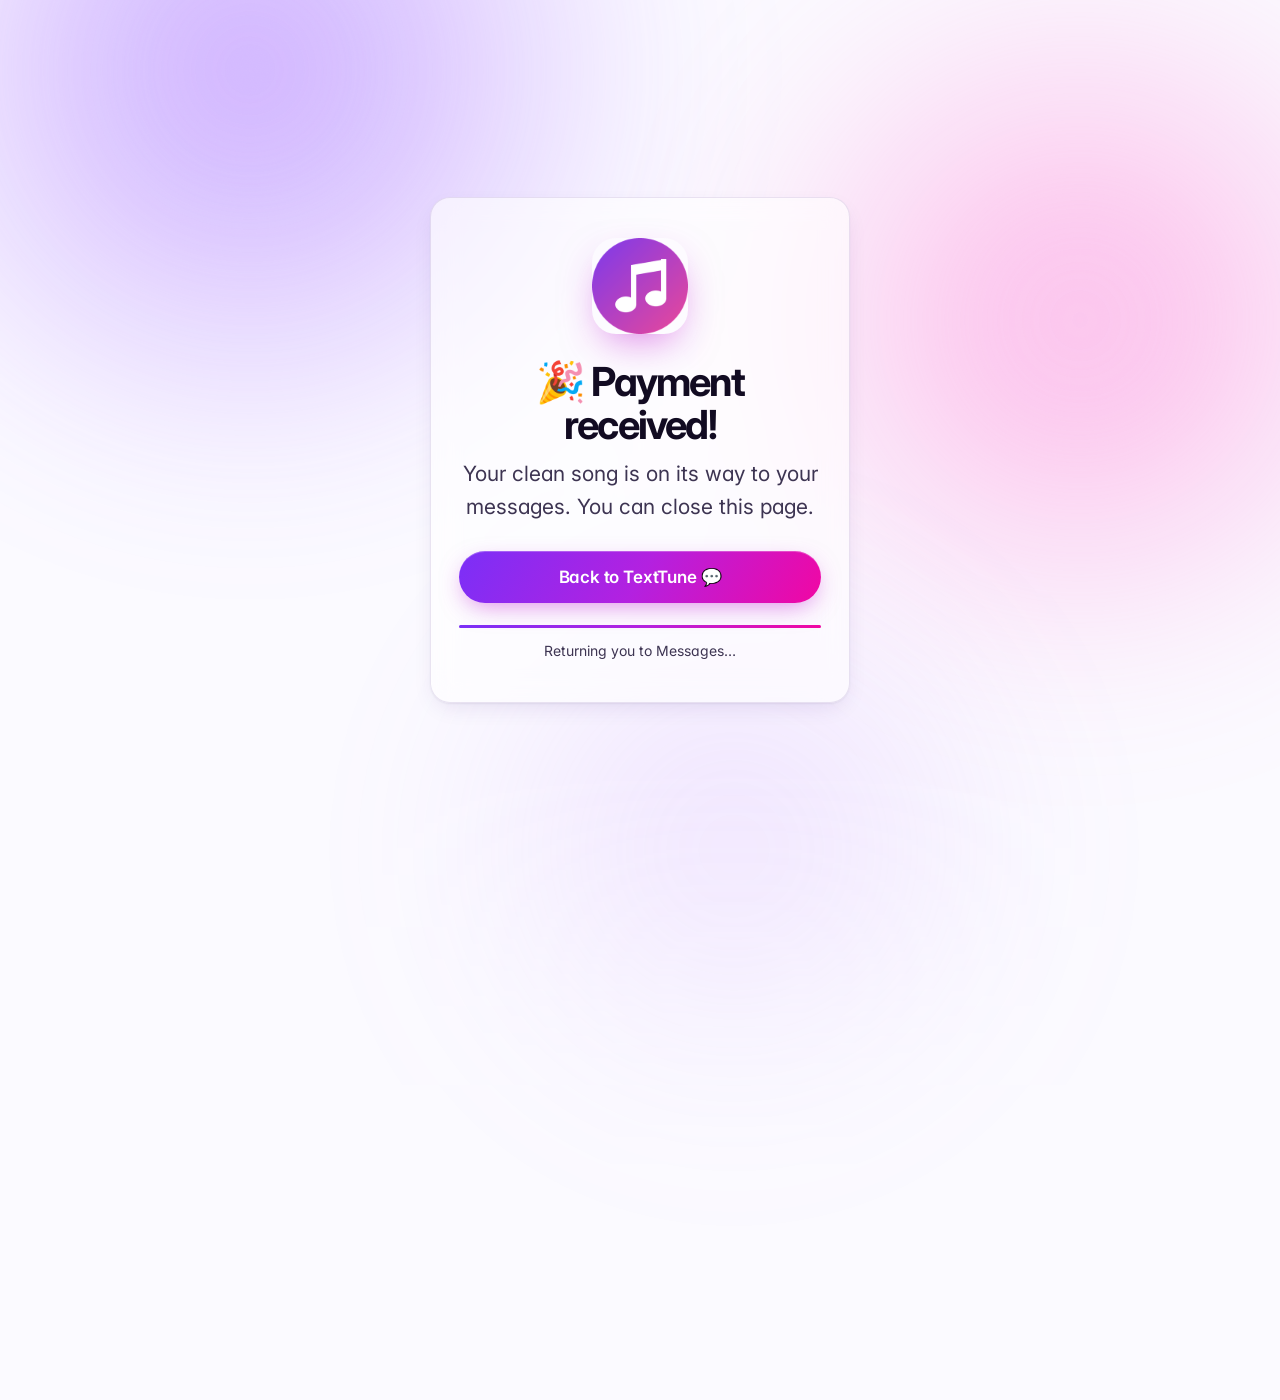
<file: thanks.html>
<!doctype html><html lang="en"><head><meta charset="utf-8"><meta name="viewport" content="width=device-width,initial-scale=1,viewport-fit=cover">
<title>TextTune</title><meta name="robots" content="noindex"><meta name="color-scheme" content="light dark">
<link rel="icon" type="image/png" sizes="32x32" href="favicon-32.png"><link rel="apple-touch-icon" href="apple-touch-icon.png">
<link rel="preconnect" href="https://fonts.googleapis.com"><link rel="preconnect" href="https://fonts.gstatic.com" crossorigin>
<link rel="stylesheet" href="https://fonts.googleapis.com/css2?family=Inter:opsz,wght@14..32,400..700&amp;family=Instrument+Serif:ital@1&amp;display=swap">
<link rel="stylesheet" href="style.css">
<style>body{min-height:100vh;min-height:100dvh;display:grid;place-items:center;padding:24px;text-align:center}.c{max-width:420px;width:100%;padding:40px 28px}.c img{width:96px;height:96px;border-radius:24px;margin:0 auto;box-shadow:0 16px 40px -12px rgba(193,38,211,.6)}.c h1{font-size:clamp(32px,8vw,40px);margin:26px 0 12px}.c p{margin:0}.c .btn{width:100%;margin-top:28px}.bar{height:3px;border-radius:3px;background:var(--bd);margin-top:22px;overflow:hidden}.bar i{display:block;height:100%;width:100%;background:var(--grad);transform-origin:left;animation:fill 1.5s linear forwards}@keyframes fill{from{transform:scaleX(0)}}</style></head>
<body><div class="aurora" aria-hidden="true"><i></i><i></i><i></i></div><div class="grain" aria-hidden="true"></div>
<main class="card c"><img src="logo-256.png" alt="TextTune"><h1>🎉 Payment received!</h1><p class="lead" style="margin:0 auto">Your clean song is on its way to your messages. You can close this page.</p>
<a class="btn p" id="back" href="sms:+12138537848">Back to TextTune 💬</a><div class="bar" aria-hidden="true"><i></i></div><p class="small" style="margin-top:12px">Returning you to Messages…</p></main>
<script>// Number configurable via ?to=+1XXXXXXXXXX
var t=new URLSearchParams(location.search).get("to");if(t&&/^\+?[0-9]{7,15}$/.test(t))document.getElementById("back").href="sms:"+t;
setTimeout(function(){location.href=document.getElementById("back").href},1500);</script></body></html>
</file>
<file: style.css>
/* TextTune v3 */
:root{
  --a:#7b2ff7;--b:#f107a3;--c:#c026d3;
  --grad:linear-gradient(120deg,#7b2ff7 0%,#b321e0 50%,#f107a3 100%);
  --bg:#fbfaff;--bg2:#f4f0ff;--fg:#120b22;--fg2:#3d3452;--mut:#6b6280;
  --glass:rgba(255,255,255,.62);--glass2:rgba(255,255,255,.82);--bd:rgba(80,40,140,.12);--bd2:rgba(80,40,140,.2);
  --shadow:0 1px 2px rgba(30,10,60,.06),0 8px 24px -8px rgba(60,20,120,.14);
  --shadow-lg:0 2px 4px rgba(30,10,60,.05),0 30px 60px -20px rgba(80,20,140,.3);
  --link:#a3139a;--ok:#0f8a4f;--r:20px;
  --sans:"Inter",ui-sans-serif,system-ui,-apple-system,"Segoe UI",Roboto,sans-serif;
  --serif:"Instrument Serif",ui-serif,Georgia,serif;
}
@media(prefers-color-scheme:dark){:root{
  --bg:#08060f;--bg2:#100b1d;--fg:#f5f1ff;--fg2:#cfc6e4;--mut:#9d93b5;
  --glass:rgba(28,20,48,.55);--glass2:rgba(30,22,52,.8);--bd:rgba(200,170,255,.11);--bd2:rgba(200,170,255,.2);
  --shadow:0 1px 2px rgba(0,0,0,.4),0 10px 30px -10px rgba(0,0,0,.6);
  --shadow-lg:0 2px 4px rgba(0,0,0,.3),0 40px 80px -30px rgba(120,40,220,.45);
  --link:#f58ad6;--ok:#4ade80;
}}
*,*::before,*::after{box-sizing:border-box}
html{-webkit-text-size-adjust:100%;scroll-behavior:smooth;scroll-padding-top:80px}
body{margin:0;font-family:var(--sans);font-feature-settings:"cv11","ss01","ss03";background:var(--bg);color:var(--fg);line-height:1.6;font-size:17px;-webkit-font-smoothing:antialiased;overflow-x:hidden}
img{max-width:100%;display:block}
a{color:var(--link);text-underline-offset:3px;text-decoration-thickness:1px}
a:hover{text-decoration-thickness:2px}
:focus-visible{outline:2px solid var(--b);outline-offset:3px;border-radius:8px}
.skip{position:absolute;left:12px;top:-60px;background:var(--fg);color:var(--bg);padding:10px 16px;border-radius:10px;z-index:100;font-weight:600}
.skip:focus{top:12px}
.sr{position:absolute;width:1px;height:1px;overflow:hidden;clip:rect(0 0 0 0);white-space:nowrap}
/* aurora + grain */
.aurora{position:fixed;inset:0;z-index:-2;pointer-events:none;overflow:hidden}
.aurora i{position:absolute;border-radius:50%;filter:blur(90px);opacity:.5}
.aurora i:nth-child(1){width:60vmax;height:60vmax;left:-20vmax;top:-30vmax;background:radial-gradient(circle,#a46bff,transparent 65%)}
.aurora i:nth-child(2){width:55vmax;height:55vmax;right:-22vmax;top:-10vmax;background:radial-gradient(circle,#ff6bcf,transparent 65%);opacity:.38}
.aurora i:nth-child(3){width:50vmax;height:50vmax;left:20vmax;top:40vh;background:radial-gradient(circle,#c084fc,transparent 65%);opacity:.18}
@media(prefers-color-scheme:dark){.aurora i{opacity:.32}.aurora i:nth-child(2){opacity:.24}.aurora i:nth-child(3){opacity:.12}}
.grain{position:fixed;inset:0;z-index:-1;pointer-events:none;opacity:.05;mix-blend-mode:overlay;background-image:url("data:image/svg+xml,%3Csvg xmlns='http://www.w3.org/2000/svg' width='160' height='160'%3E%3Cfilter id='n'%3E%3CfeTurbulence type='fractalNoise' baseFrequency='.85' numOctaves='3' stitchTiles='stitch'/%3E%3C/filter%3E%3Crect width='100%25' height='100%25' filter='url(%23n)'/%3E%3C/svg%3E")}
@media(prefers-color-scheme:dark){.grain{opacity:.09}}
/* layout */
.w{width:100%;max-width:1160px;margin:0 auto;padding:0 20px}
.narrow{max-width:760px}
section{padding:72px 0}
@media(min-width:900px){section{padding:112px 0}.w{padding:0 32px}}
/* nav */
.nav{position:sticky;top:0;z-index:50;background:color-mix(in srgb,var(--bg) 70%,transparent);-webkit-backdrop-filter:saturate(180%) blur(18px);backdrop-filter:saturate(180%) blur(18px);border-bottom:1px solid transparent;transition:border-color .2s,background .2s}
.nav.scrolled{border-bottom-color:var(--bd)}
.nav .w{display:flex;align-items:center;justify-content:space-between;height:64px;gap:16px}
.brand{display:flex;align-items:center;gap:10px;color:var(--fg);text-decoration:none;font-weight:700;font-size:18px;letter-spacing:-.02em}
.brand img{width:32px;height:32px;border-radius:9px;box-shadow:0 2px 8px rgba(123,47,247,.35)}
.links{display:none;gap:4px;align-items:center}
.links a{color:var(--fg2);text-decoration:none;font-size:14.5px;font-weight:500;padding:8px 12px;border-radius:999px;transition:color .15s,background .15s}
.links a:hover,.links a[aria-current]{color:var(--fg);background:var(--bd)}
.navcta{display:none}
.menu-btn{display:inline-flex;align-items:center;justify-content:center;width:44px;height:44px;border-radius:12px;border:1px solid var(--bd2);background:var(--glass);color:var(--fg);cursor:pointer}
.menu-btn span,.menu-btn span::before,.menu-btn span::after{display:block;width:18px;height:1.75px;background:currentColor;border-radius:2px;position:relative;transition:transform .25s,opacity .2s}
.menu-btn span::before,.menu-btn span::after{content:"";position:absolute;left:0}
.menu-btn span::before{top:-6px}.menu-btn span::after{top:6px}
.menu-btn[aria-expanded=true] span{background:transparent}
.menu-btn[aria-expanded=true] span::before{transform:translateY(6px) rotate(45deg)}
.menu-btn[aria-expanded=true] span::after{transform:translateY(-6px) rotate(-45deg)}
.panel{display:none;border-top:1px solid var(--bd);padding:12px 20px 24px;background:var(--glass2);-webkit-backdrop-filter:blur(20px);backdrop-filter:blur(20px)}
.panel.open{display:block;animation:drop .22s ease}
.panel a{display:block;padding:13px 4px;color:var(--fg);text-decoration:none;font-size:17px;font-weight:500;border-bottom:1px solid var(--bd)}
.panel a.btn{border:0;margin-top:18px;text-align:center;color:#fff}
@keyframes drop{from{opacity:0;transform:translateY(-6px)}}
@media(min-width:900px){.links{display:flex}.navcta{display:inline-flex}.menu-btn,.panel{display:none!important}}
/* type */
h1,h2,h3{letter-spacing:-.035em;line-height:1.08;margin:0;font-weight:700;text-wrap:balance}
h1{font-size:clamp(42px,9.5vw,76px);letter-spacing:-.045em}
h2{font-size:clamp(32px,6.4vw,52px)}
h3{font-size:19px;letter-spacing:-.02em;line-height:1.3}
.it{font-family:var(--serif);font-style:italic;font-weight:400;letter-spacing:-.01em}
.gt{background:var(--grad);-webkit-background-clip:text;background-clip:text;color:transparent;padding-right:.06em}
.eyebrow{display:inline-flex;align-items:center;gap:8px;font-size:13px;font-weight:600;letter-spacing:.02em;color:var(--fg2);padding:6px 12px 6px 8px;border-radius:999px;background:var(--glass);border:1px solid var(--bd);box-shadow:var(--shadow);-webkit-backdrop-filter:blur(10px);backdrop-filter:blur(10px)}
.eyebrow .dot{width:8px;height:8px;border-radius:50%;background:var(--grad);box-shadow:0 0 0 3px rgba(193,38,211,.18)}
.lead{font-size:clamp(18px,2.4vw,21px);color:var(--fg2);line-height:1.55;max-width:600px;text-wrap:pretty}
.sh{max-width:720px;margin:0 auto 48px;text-align:center}
.sh p{margin:16px auto 0}
.kicker{font-size:13px;font-weight:600;text-transform:uppercase;letter-spacing:.12em;margin-bottom:14px;display:block}
.kicker span{background:var(--grad);-webkit-background-clip:text;background-clip:text;color:transparent}
.small{font-size:14px;color:var(--mut)}
/* buttons */
.btn{display:inline-flex;align-items:center;justify-content:center;gap:10px;min-height:52px;padding:0 26px;border-radius:999px;font-weight:600;font-size:17px;text-decoration:none;letter-spacing:-.01em;transition:transform .2s cubic-bezier(.2,.8,.2,1),box-shadow .2s,background .2s;white-space:nowrap}
.btn:hover{transform:translateY(-1px);text-decoration:none}
.btn:active{transform:translateY(0) scale(.98)}
.btn.p{color:#fff;background:var(--grad);box-shadow:0 1px 0 rgba(255,255,255,.25) inset,0 8px 24px -6px rgba(193,38,211,.55)}
.btn.p:hover{box-shadow:0 1px 0 rgba(255,255,255,.25) inset,0 14px 32px -8px rgba(193,38,211,.7)}
.btn.s{color:var(--fg);background:var(--glass);border:1px solid var(--bd2);-webkit-backdrop-filter:blur(10px);backdrop-filter:blur(10px)}
.btn.sm{min-height:40px;padding:0 18px;font-size:14.5px}
.btn svg{width:18px;height:18px}
.ctas{display:flex;flex-wrap:wrap;gap:12px;margin-top:32px}
@media(max-width:520px){.ctas .btn{width:100%}}
/* hero */
.hero{padding:40px 0 64px;position:relative}
.hero .w{display:grid;gap:56px;align-items:center}
.hero h1{margin:22px 0 22px}
.hero .meta{display:flex;flex-wrap:wrap;gap:8px 18px;margin-top:22px;font-size:14px;color:var(--mut)}
.hero .meta span{display:inline-flex;align-items:center;gap:6px}
.hero .meta svg{width:16px;height:16px;color:var(--ok)}
@media(min-width:960px){.hero{padding:72px 0 96px}.hero .w{grid-template-columns:1.1fr .9fr;gap:40px}}
/* phone */
.stage{position:relative;display:flex;justify-content:center}
.stage::before{content:"";position:absolute;width:80%;aspect-ratio:1;border-radius:50%;background:var(--grad);filter:blur(70px);opacity:.35;top:10%}
.phone{position:relative;width:min(340px,86vw);aspect-ratio:9/19;border-radius:54px;padding:11px;background:linear-gradient(145deg,#2a2438,#0b0912);box-shadow:0 0 0 1.5px #3d3550 inset,0 0 0 1px rgba(0,0,0,.5),var(--shadow-lg),0 50px 100px -30px rgba(80,20,150,.5);transform:rotate(-1.5deg)}
.screen{position:relative;height:100%;border-radius:44px;overflow:hidden;background:#fff;color:#000;display:flex;flex-direction:column;font-family:-apple-system,BlinkMacSystemFont,"SF Pro Text",var(--sans);font-size:14.5px;line-height:1.35}
@media(prefers-color-scheme:dark){.screen{background:#000;color:#fff}}
.island{position:absolute;top:10px;left:50%;transform:translateX(-50%);width:96px;height:28px;background:#000;border-radius:20px;z-index:3}
.sbar{display:flex;justify-content:space-between;padding:15px 28px 0;font-size:14px;font-weight:600;height:44px}
.sbar i{display:inline-flex;gap:5px;align-items:center}
.sbar b{display:inline-block;width:22px;height:11px;border:1.4px solid currentColor;border-radius:3.5px;position:relative;opacity:.9}
.sbar b::after{content:"";position:absolute;inset:1.5px 5px 1.5px 1.5px;background:currentColor;border-radius:1.5px}
.chead{display:flex;flex-direction:column;align-items:center;gap:4px;padding:8px 0 10px;border-bottom:.5px solid rgba(127,127,127,.25);background:rgba(245,245,247,.9)}
@media(prefers-color-scheme:dark){.chead{background:rgba(22,22,24,.9)}}
.chead img{width:44px;height:44px;border-radius:50%}
.chead span{font-size:11.5px;font-weight:500}
.thread{flex:1;padding:12px 12px 8px;display:flex;flex-direction:column;gap:6px;overflow:hidden;justify-content:flex-end}
.ts{text-align:center;font-size:11px;color:#8e8e93;margin:2px 0 6px}
.bub{max-width:80%;padding:8px 13px;border-radius:19px;position:relative;word-wrap:break-word}
.bub.me{align-self:flex-end;background:#0a84ff;color:#fff;border-bottom-right-radius:6px}
.bub.them{align-self:flex-start;background:#e9e9eb;color:#000;border-bottom-left-radius:6px}
@media(prefers-color-scheme:dark){.bub.them{background:#262629;color:#fff}}
.typing{display:inline-flex;gap:4px;padding:12px 14px}
.typing i{width:7px;height:7px;border-radius:50%;background:#8e8e93;animation:blink 1.2s infinite}
.typing i:nth-child(2){animation-delay:.15s}.typing i:nth-child(3){animation-delay:.3s}
@keyframes blink{0%,60%,100%{opacity:.35;transform:none}30%{opacity:1;transform:translateY(-2px)}}
.audio{display:flex;align-items:center;gap:10px;padding:10px 12px;min-width:220px}
.audio .play{flex:none;width:32px;height:32px;border-radius:50%;background:var(--grad);display:grid;place-items:center}
.audio .play svg{width:13px;height:13px;fill:#fff;margin-left:2px}
.audio .meta2{flex:1;min-width:0}
.audio .ttl{font-weight:600;font-size:13px;white-space:nowrap;overflow:hidden;text-overflow:ellipsis}
.wave{display:flex;align-items:center;gap:2px;height:22px;margin-top:3px}
.wave i{flex:1;max-width:3px;border-radius:2px;background:currentColor;opacity:.5;height:30%;transform-origin:center}
.wave i.on{opacity:1;background:#b321e0}
@media(prefers-color-scheme:dark){.wave i.on{background:#f58ad6}}
.audio .dur{font-size:11px;color:#8e8e93;font-variant-numeric:tabular-nums}
.compose{display:flex;align-items:center;gap:8px;padding:8px 12px 26px}
.compose div{flex:1;border:1px solid rgba(127,127,127,.35);border-radius:18px;padding:6px 12px;color:#8e8e93;font-size:13.5px}
.compose b{width:28px;height:28px;border-radius:50%;background:#0a84ff;display:grid;place-items:center;color:#fff;font-size:15px}
.msg{opacity:0;transform:translateY(10px) scale(.96);transform-origin:bottom}
.anim .msg{animation:pop .5s cubic-bezier(.2,.9,.3,1.2) forwards}
.anim .m1{animation-delay:.6s}.anim .m2{animation-delay:1.8s,3.4s;animation-name:pop,vanish;animation-duration:.4s,.3s}
.anim .m3{animation-delay:3.6s}.anim .m4{animation-delay:5.2s}.anim .m5{animation-delay:6.4s}
@keyframes pop{to{opacity:1;transform:none}}
@keyframes vanish{to{opacity:0;height:0;padding:0;margin:-6px 0 0}}
.anim .wave i{animation:eq 1.1s ease-in-out infinite alternate}
@keyframes eq{0%{transform:scaleY(.6)}100%{transform:scaleY(1.25)}}
.chip{position:absolute;z-index:2;display:flex;align-items:center;gap:10px;padding:10px 14px;border-radius:16px;background:var(--glass2);border:1px solid var(--bd);box-shadow:var(--shadow-lg);-webkit-backdrop-filter:blur(16px);backdrop-filter:blur(16px);font-size:13px;font-weight:600;color:var(--fg)}
.chip small{display:block;font-weight:500;color:var(--mut);font-size:12px}
.chip .ic{width:32px;height:32px;border-radius:10px;background:var(--grad);display:grid;place-items:center;font-size:16px}
.chip.c1{left:-4px;top:20%}.chip.c2{right:-4px;bottom:18%}
@media(min-width:960px){.chip.c1{left:-10px}.chip.c2{right:0}}
@media(max-width:420px){.chip{transform:scale(.88)}.chip.c1{left:-14px}.chip.c2{right:-14px}}
.float{animation:float 6s ease-in-out infinite}.float.d{animation-delay:-3s}
@keyframes float{50%{transform:translateY(-8px)}}
/* glass card */
.card{background:var(--glass);border:1px solid var(--bd);border-radius:var(--r);padding:24px;box-shadow:var(--shadow);-webkit-backdrop-filter:blur(14px);backdrop-filter:blur(14px);position:relative}
.card h3{margin-bottom:8px}
.card p{margin:0;color:var(--fg2)}
.card p+p{margin-top:10px}
.grid{display:grid;gap:16px}
@media(min-width:700px){.g2{grid-template-columns:1fr 1fr}.g3{grid-template-columns:repeat(2,1fr)}}
@media(min-width:1000px){.g3{grid-template-columns:repeat(3,1fr)}.g4{grid-template-columns:repeat(4,1fr)}}
@media(min-width:700px) and (max-width:999px){.g4{grid-template-columns:1fr 1fr}}
.icon{width:44px;height:44px;border-radius:13px;display:grid;place-items:center;font-size:22px;background:linear-gradient(140deg,rgba(123,47,247,.14),rgba(241,7,163,.14));border:1px solid var(--bd);margin-bottom:18px}
/* steps */
.step .num{font-size:13px;font-weight:600;color:var(--mut);font-variant-numeric:tabular-nums;margin-bottom:22px;display:flex;align-items:center;gap:10px}
.step .num b{display:grid;place-items:center;width:28px;height:28px;border-radius:50%;background:var(--grad);color:#fff;font-size:13px}
.step .num::after{content:"";flex:1;height:1px;background:linear-gradient(90deg,var(--bd2),transparent)}
/* compare */
.cmp .card{padding:22px 24px}
.tag{display:inline-flex;align-items:center;gap:6px;font-size:12.5px;font-weight:600;padding:4px 10px;border-radius:999px;margin-bottom:14px;border:1px solid var(--bd)}
.tag.meh{color:var(--mut)}
.tag.ok{color:var(--ok);background:color-mix(in srgb,var(--ok) 10%,transparent);border-color:color-mix(in srgb,var(--ok) 25%,transparent)}
.quote{font-size:18px;line-height:1.5;color:var(--fg);letter-spacing:-.01em;margin:0}
.great{border-color:transparent;background:linear-gradient(var(--glass2),var(--glass2)) padding-box,var(--grad) border-box;border:1.5px solid transparent}
.hl{background:linear-gradient(transparent 60%,rgba(241,7,163,.18) 60%);border-radius:2px}
.checks{list-style:none;padding:0;margin:0;display:grid;gap:12px}
@media(min-width:700px){.checks{grid-template-columns:1fr 1fr}}
.checks li{display:flex;gap:12px;align-items:flex-start;color:var(--fg2)}
.checks li::before{content:"";flex:none;width:22px;height:22px;margin-top:2px;border-radius:50%;background:var(--grad) ;-webkit-mask:url("data:image/svg+xml,%3Csvg xmlns='http://www.w3.org/2000/svg' viewBox='0 0 24 24'%3E%3Cpath d='M12 0a12 12 0 1 0 0 24 12 12 0 0 0 0-24zm-1.6 17.2-5-5 1.7-1.7 3.3 3.3 7.1-7.1 1.7 1.7z'/%3E%3C/svg%3E") center/contain no-repeat;mask:url("data:image/svg+xml,%3Csvg xmlns='http://www.w3.org/2000/svg' viewBox='0 0 24 24'%3E%3Cpath d='M12 0a12 12 0 1 0 0 24 12 12 0 0 0 0-24zm-1.6 17.2-5-5 1.7-1.7 3.3 3.3 7.1-7.1 1.7 1.7z'/%3E%3C/svg%3E") center/contain no-repeat}
.checks b{color:var(--fg)}
/* samples */
.sample{display:flex;flex-direction:column;gap:14px}
.sample .top{display:flex;align-items:center;gap:14px}
.sample .cover{width:56px;height:56px;border-radius:14px;flex:none;display:grid;place-items:center;font-size:26px;background:var(--grad);box-shadow:0 8px 20px -8px rgba(193,38,211,.6)}
.sample .wave{height:36px;color:var(--mut);gap:3px}
.sample .wave i{max-width:4px}
.ph-badge{position:absolute;top:14px;right:14px;font-size:10.5px;font-weight:700;letter-spacing:.08em;text-transform:uppercase;padding:3px 8px;border-radius:6px;color:var(--link);border:1px dashed currentColor}
.ph{border-style:dashed;border-color:var(--bd2)}
/* occasions */
.occ{text-decoration:none;color:inherit;transition:transform .25s cubic-bezier(.2,.8,.2,1),box-shadow .25s,border-color .25s;display:block}
.occ:hover{transform:translateY(-3px);box-shadow:var(--shadow-lg);border-color:var(--bd2);text-decoration:none}
.occ .em{font-size:28px;margin-bottom:14px;display:block}
.occ .ex{margin-top:14px;padding-top:14px;border-top:1px solid var(--bd);font-size:14.5px;color:var(--mut);font-style:normal}
.occ .ex::before{content:"💬 ";}
/* testimonials */
.tq{font-size:17px;color:var(--fg);line-height:1.55;margin:0 0 20px}
.who{display:flex;align-items:center;gap:12px;font-size:14px}
.who .av{width:38px;height:38px;border-radius:50%;background:var(--grad);opacity:.85}
.who b{display:block;color:var(--fg)}
.who span{color:var(--mut)}
.stars{color:#f5a524;letter-spacing:2px;margin-bottom:14px;font-size:15px}
/* pricing */
.plans{display:grid;gap:16px;align-items:stretch}
@media(min-width:700px){.plans{grid-template-columns:1fr 1fr}}
@media(min-width:1080px){.plans{grid-template-columns:repeat(4,1fr)}}
.plan{display:flex;flex-direction:column;padding:28px 24px}
.plan .nm{font-size:15px;font-weight:600;color:var(--fg2);display:flex;align-items:center;gap:8px}
.plan .pr{font-size:48px;font-weight:700;letter-spacing:-.05em;line-height:1;margin:18px 0 6px;font-variant-numeric:tabular-nums}
.plan .pr small{font-size:15px;font-weight:500;color:var(--mut);letter-spacing:0;margin-left:4px}
.plan .per{font-size:14px;color:var(--mut);min-height:21px}
.plan ul{list-style:none;padding:0;margin:22px 0 26px;display:grid;gap:10px;font-size:15px;color:var(--fg2);flex:1}
.plan li{display:flex;gap:10px}
.plan li::before{content:"✓";font-weight:700;color:var(--c);flex:none}
.plan .btn{width:100%}
.plan.pop{background:linear-gradient(var(--glass2),var(--glass2)) padding-box,var(--grad) border-box;border:1.5px solid transparent;box-shadow:var(--shadow-lg)}
@media(min-width:1080px){.plan.pop{transform:translateY(-10px)}}
.badge{position:absolute;top:-13px;left:50%;transform:translateX(-50%);background:var(--grad);color:#fff;font-size:12px;font-weight:600;padding:5px 12px;border-radius:999px;white-space:nowrap;box-shadow:0 6px 16px -4px rgba(193,38,211,.6)}
.save{display:inline-block;font-size:12px;font-weight:600;padding:2px 8px;border-radius:999px;color:var(--ok);background:color-mix(in srgb,var(--ok) 12%,transparent)}
/* faq */
.faq{display:grid;gap:10px}
.faq details{background:var(--glass);border:1px solid var(--bd);border-radius:16px;-webkit-backdrop-filter:blur(14px);backdrop-filter:blur(14px);transition:border-color .2s,background .2s}
.faq details[open]{border-color:var(--bd2);background:var(--glass2)}
.faq summary{list-style:none;cursor:pointer;padding:20px 56px 20px 22px;font-weight:600;font-size:16.5px;letter-spacing:-.01em;position:relative}
.faq summary::-webkit-details-marker{display:none}
.faq summary::after{content:"";position:absolute;right:22px;top:50%;width:10px;height:10px;border-right:1.75px solid var(--mut);border-bottom:1.75px solid var(--mut);transform:translateY(-70%) rotate(45deg);transition:transform .25s}
.faq details[open] summary::after{transform:translateY(-30%) rotate(-135deg)}
.faq .a{padding:0 22px 20px;color:var(--fg2)}
.faq .a p{margin:0}
/* code */
code,.kbd{font-family:ui-monospace,"SF Mono",Menlo,monospace;font-size:.86em;background:var(--bd);border:1px solid var(--bd);border-radius:7px;padding:2px 7px;color:var(--fg);white-space:nowrap}
.cmds{display:grid;gap:10px}
@media(min-width:700px){.cmds{grid-template-columns:1fr 1fr}}
.cmd{display:flex;gap:14px;align-items:baseline;padding:16px 18px}
.cmd code{flex:none}
.cmd span{color:var(--fg2);font-size:15px}
/* cta band */
.band{position:relative;overflow:hidden;border-radius:32px;padding:56px 24px;text-align:center;color:#fff;background:radial-gradient(120% 140% at 0% 0%,#9b4dff 0%,transparent 55%),radial-gradient(120% 140% at 100% 100%,#ff3dbb 0%,transparent 55%),linear-gradient(120deg,#5b1fd1,#b321e0 50%,#e0109a);box-shadow:var(--shadow-lg)}
.band::after{content:"";position:absolute;inset:0;background-image:inherit;opacity:0}
.band h2{color:#fff}
.band p{color:rgba(255,255,255,.88);margin:16px auto 0;max-width:520px;font-size:18px}
.band .btn{background:#fff;color:#5b1fd1;box-shadow:0 12px 30px -10px rgba(0,0,0,.4)}
.band .small{color:rgba(255,255,255,.8);margin-top:14px}
.band .ctas{justify-content:center}
@media(min-width:900px){.band{padding:88px 48px}}
/* page header + prose */
.ph-head{padding:56px 0 24px;text-align:left}
.ph-head h1{font-size:clamp(40px,8vw,64px);margin:18px 0 16px}
@media(min-width:900px){.ph-head{padding:96px 0 40px}}
.page section{padding:40px 0}
.prose h2{font-size:clamp(24px,4.5vw,30px);margin:48px 0 14px;letter-spacing:-.03em}
.prose h3{margin:28px 0 8px}
.prose p,.prose li{color:var(--fg2)}
.prose ul,.prose ol{padding-left:22px}
.prose li{margin:8px 0}
.prose li::marker{color:var(--c)}
.prose b,.prose strong{color:var(--fg)}
.note{display:flex;gap:12px;align-items:flex-start;padding:16px 18px;border-radius:14px;border:1px solid color-mix(in srgb,#f5a524 40%,transparent);background:color-mix(in srgb,#f5a524 9%,transparent);font-size:15px;color:var(--fg2);margin:0 0 8px}
.ol-steps{counter-reset:s;list-style:none;padding:0!important}
.ol-steps li{counter-increment:s;position:relative;padding-left:44px;margin:14px 0}
.ol-steps li::before{content:counter(s);position:absolute;left:0;top:0;width:28px;height:28px;border-radius:50%;background:var(--grad);color:#fff;font-size:13px;font-weight:600;display:grid;place-items:center}
/* footer */
footer{border-top:1px solid var(--bd);padding:56px 0 40px;margin-top:40px;font-size:14px;color:var(--mut)}
.fgrid{display:grid;gap:36px}
@media(min-width:800px){.fgrid{grid-template-columns:1.4fr 1fr 1fr 1fr}}
footer h4{font-size:13px;font-weight:600;color:var(--fg);margin:0 0 14px;letter-spacing:0}
footer ul{list-style:none;padding:0;margin:0;display:grid;gap:10px}
footer a{color:var(--mut);text-decoration:none}
footer a:hover{color:var(--fg)}
footer .fb p{margin:14px 0 0;max-width:300px}
.legal{margin-top:48px;padding-top:24px;border-top:1px solid var(--bd);display:flex;flex-wrap:wrap;justify-content:space-between;gap:12px;font-size:13px}
/* reveal */
.js .rv{opacity:0;transform:translateY(18px);transition:opacity .8s cubic-bezier(.2,.8,.2,1),transform .8s cubic-bezier(.2,.8,.2,1)}
.js .rv.in{opacity:1;transform:none}
.js .rv.d1{transition-delay:.08s}.js .rv.d2{transition-delay:.16s}.js .rv.d3{transition-delay:.24s}
@media(prefers-reduced-motion:reduce){
  html{scroll-behavior:auto}
  *,*::before,*::after{animation-duration:.001ms!important;animation-iteration-count:1!important;transition-duration:.001ms!important;animation-delay:0s!important}
  .js .rv{opacity:1;transform:none}
  .msg{opacity:1;transform:none}.m2{display:none}
  .float{animation:none}
}
/* v3 refinements */
section{padding:64px 0}
@media(min-width:900px){section{padding:96px 0}}
.great,.plan.pop{background:linear-gradient(color-mix(in srgb,var(--bg) 93%,#c026d3),color-mix(in srgb,var(--bg) 96%,#7b2ff7)) padding-box,var(--grad) border-box}
.ph-badge{position:static;display:inline-block;align-self:flex-start;margin-bottom:14px}
.sample .ph-badge{margin-bottom:0}
@media(max-width:699px){.g4{grid-template-columns:1fr 1fr;gap:12px}.g4 .occ{padding:18px}.g4 .occ .em{margin-bottom:10px}}
.chip.c2{bottom:9%}
@media(min-width:960px){.hero .w{grid-template-columns:1.15fr .85fr}}
@media(max-width:399px){.navcta{display:none}}
@media(min-width:400px) and (max-width:899px){.navcta{display:inline-flex}}
.navcta{display:none}
@media(min-width:400px){.navcta{display:inline-flex}}
.nav .w>.brand{margin-right:auto}
.menu-btn{flex:none}
.ph-head{text-align:center}.ph-head .lead{margin:0 auto}
.tint{background:radial-gradient(60% 55% at 50% 50%,rgba(193,38,211,.08),transparent 70%)}
@media(prefers-color-scheme:dark){.tint{background:radial-gradient(60% 55% at 50% 50%,rgba(193,38,211,.12),transparent 70%)}}
.hl{background:linear-gradient(transparent 62%,rgba(241,7,163,.16) 62%)}
@media(min-width:360px){.navcta{display:inline-flex}}
@media(max-width:359px){.navcta{display:none}}
@media(max-width:899px){.navcta{min-height:38px;padding:0 14px;font-size:14px}.nav .w{gap:10px}}
.aurora{position:absolute;top:0;left:0;right:0;height:1400px;bottom:auto;-webkit-mask-image:linear-gradient(#000 55%,transparent);mask-image:linear-gradient(#000 55%,transparent)}
.aurora i:nth-child(1){width:900px;height:900px;left:-300px;top:-450px}
.aurora i:nth-child(2){width:800px;height:800px;right:-320px;left:auto;top:-150px}
.aurora i:nth-child(3){width:700px;height:700px;left:30%;top:500px}
body{position:relative}
@media(min-width:960px){.hero h1{font-size:68px}.hero .w{grid-template-columns:1.25fr .75fr}}
.chip.c2{bottom:4%}
@media(min-width:960px){.chip.c2{right:-28px}.chip.c1{left:-36px}}
.aurora i:nth-child(1){left:-200px;top:-380px;opacity:.6}
.aurora i:nth-child(2){right:-200px;top:-80px;opacity:.5}
.aurora i:nth-child(3){opacity:.22}
@media(prefers-color-scheme:dark){.aurora i:nth-child(1){opacity:.38}.aurora i:nth-child(2){opacity:.28}.aurora i:nth-child(3){opacity:.14}}
@media(min-width:960px){.chip.c2{bottom:-2%}}
/* v4 tightening */
section{padding:44px 0}
@media(min-width:900px){section{padding:72px 0}}
.sh{margin-bottom:28px}.sh p{margin-top:10px}
@media(min-width:900px){.sh{margin-bottom:40px}}
.kicker{margin-bottom:10px}
.hero{padding:20px 0 36px}.hero h1{margin:16px 0 14px}.hero .w{gap:36px}.ctas{margin-top:22px}.hero .meta{margin-top:16px}
@media(min-width:960px){.hero{padding:48px 0 56px}}
.card{padding:18px}
@media(min-width:900px){.card{padding:22px}}
.card p{line-height:1.55}
.step .sthead{display:flex;align-items:center;gap:12px;margin-bottom:10px}
.step .icon{margin:0;width:40px;height:40px;font-size:19px;flex:none}
.step .stn{display:block;font-size:12px;font-weight:600;color:var(--mut);letter-spacing:.02em;line-height:1.2}
.step h3{margin:2px 0 0}
.occ .em{margin-bottom:8px}.occ .ex{margin-top:10px;padding-top:10px}
.icon{margin-bottom:12px}
.tq{margin-bottom:14px}.stars{margin-bottom:8px}
.plan{padding:22px 20px}.plan .pr{margin:12px 0 4px}.plan ul{margin:16px 0 18px}
.faq{gap:8px}.faq summary{padding:15px 48px 15px 18px;font-size:16px}.faq summary::after{right:18px}.faq .a{padding:0 18px 16px}
.band{padding:36px 20px;border-radius:24px}
@media(min-width:900px){.band{padding:64px 48px}}
.ph-head{padding:28px 0 4px}.ph-head h1{margin:14px 0 10px}
@media(min-width:900px){.ph-head{padding:64px 0 16px}}
.page section{padding:24px 0}
@media(min-width:900px){.page section{padding:36px 0}}
.prose h2{margin:32px 0 10px}.prose h3{margin:20px 0 6px}.prose li{margin:5px 0}
footer{padding:36px 0 28px;margin-top:16px}
.fgrid{gap:24px;grid-template-columns:1fr 1fr}.fb{grid-column:1/-1}
@media(min-width:800px){.fgrid{grid-template-columns:1.4fr 1fr 1fr 1fr}.fb{grid-column:auto}}
footer h4{margin-bottom:10px}footer ul{gap:8px}
.legal{margin-top:28px;padding-top:18px}
/* phone: conversation fills the screen */
.phone{aspect-ratio:auto;height:auto}
.thread{justify-content:flex-start;padding-top:10px;flex:none}
.screen{height:auto}
.compose{margin-top:6px}
.anim .m2{animation-name:pop,vanish}
.chip{display:none}
@media(min-width:960px){.chip{display:flex}.chip.c1{left:0;top:16%}.chip.c2{right:0;bottom:14%}}
.stack{display:grid;justify-items:start}.stack>*{grid-area:1/1}
.stack .typing{align-self:end}
@keyframes vanish{to{opacity:0}}
main section+section{padding-top:8px}
@media(min-width:900px){main section+section{padding-top:16px}}
.hero+section{padding-top:20px}
.chip{display:none!important}
.hero{padding-bottom:20px}
@media(min-width:960px){.hero{padding-bottom:32px}}
.pillars{padding:0 0 8px!important}
.pillar{display:flex;gap:14px;align-items:flex-start;padding:16px 18px}
.pillar .icon{margin:0;width:42px;height:42px;flex:none}
.pillar h3{font-size:17px;margin:0 0 2px}.pillar p{font-size:15px;line-height:1.45}
@media(max-width:699px){.pillars .grid{gap:10px}}
main .pillars+section{padding-top:36px}
@media(min-width:900px){main .pillars+section{padding-top:64px}}
.plan li{align-items:baseline}
</file>
